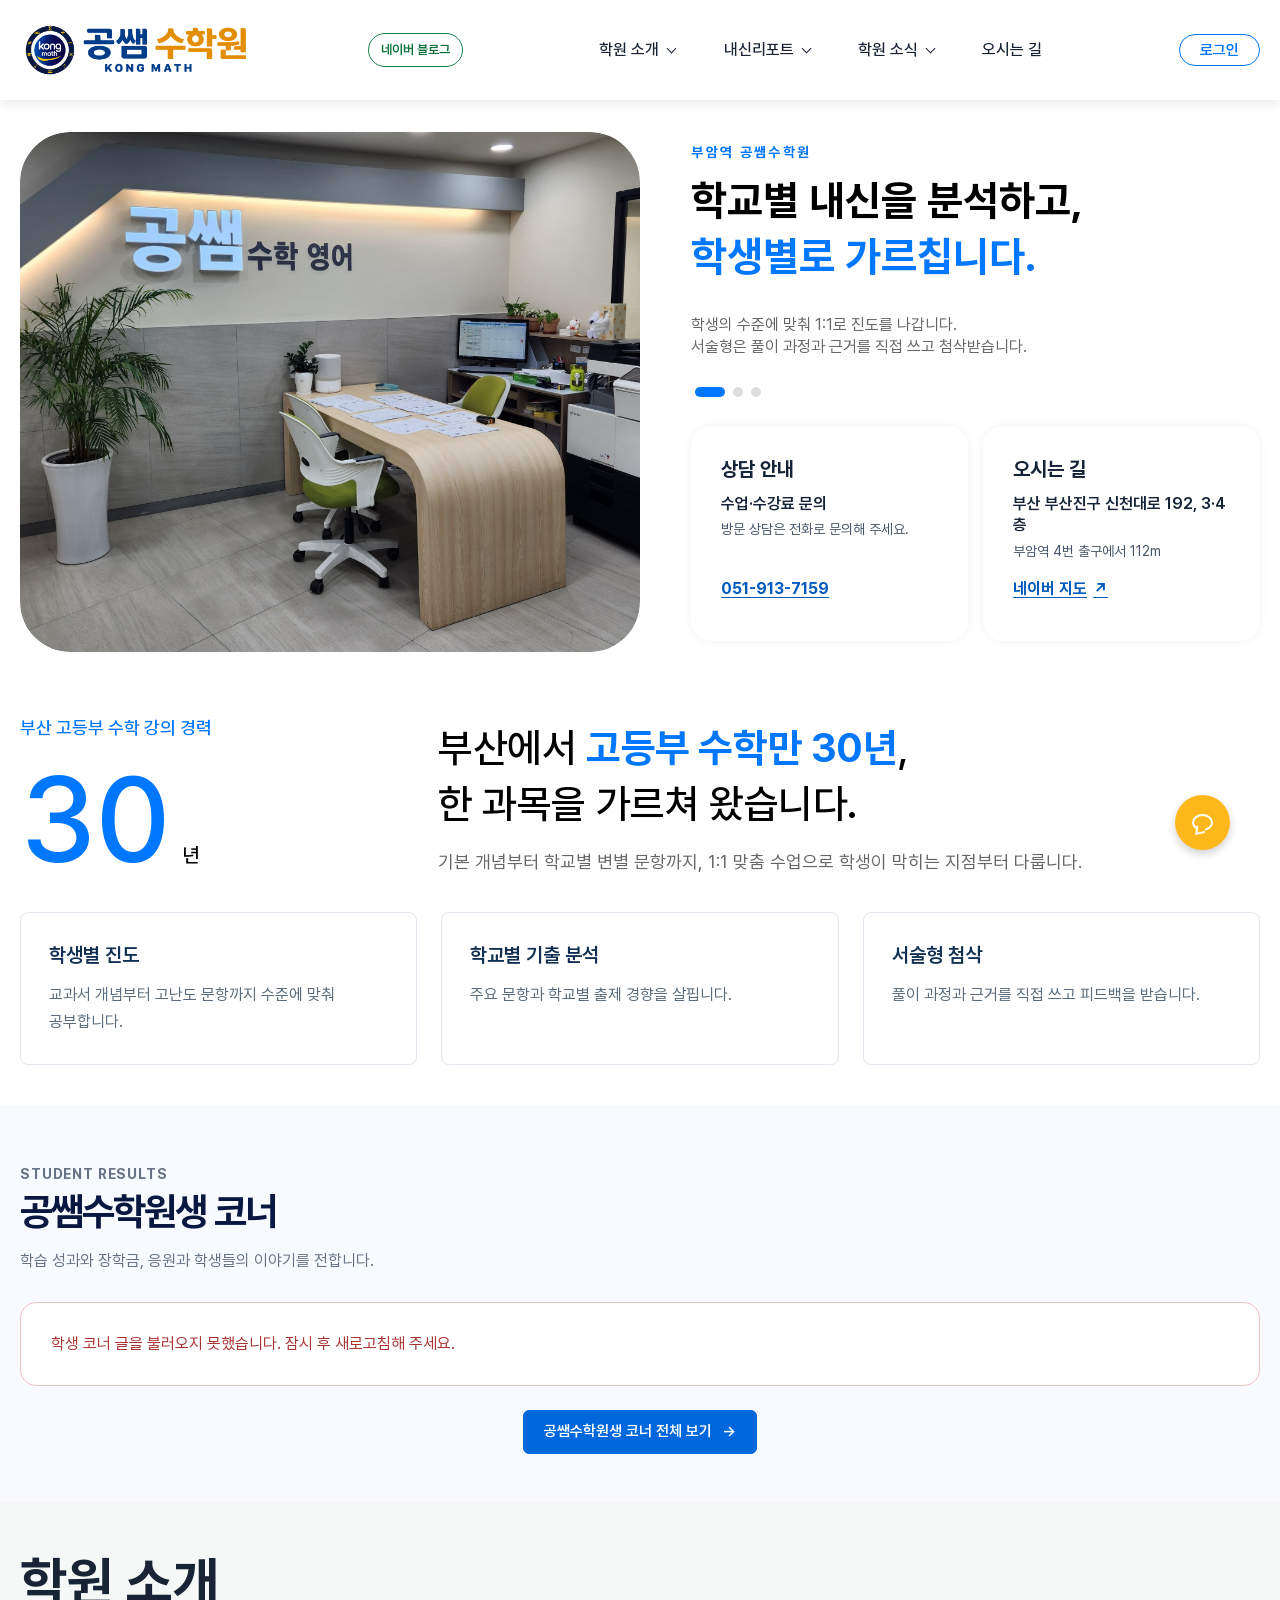
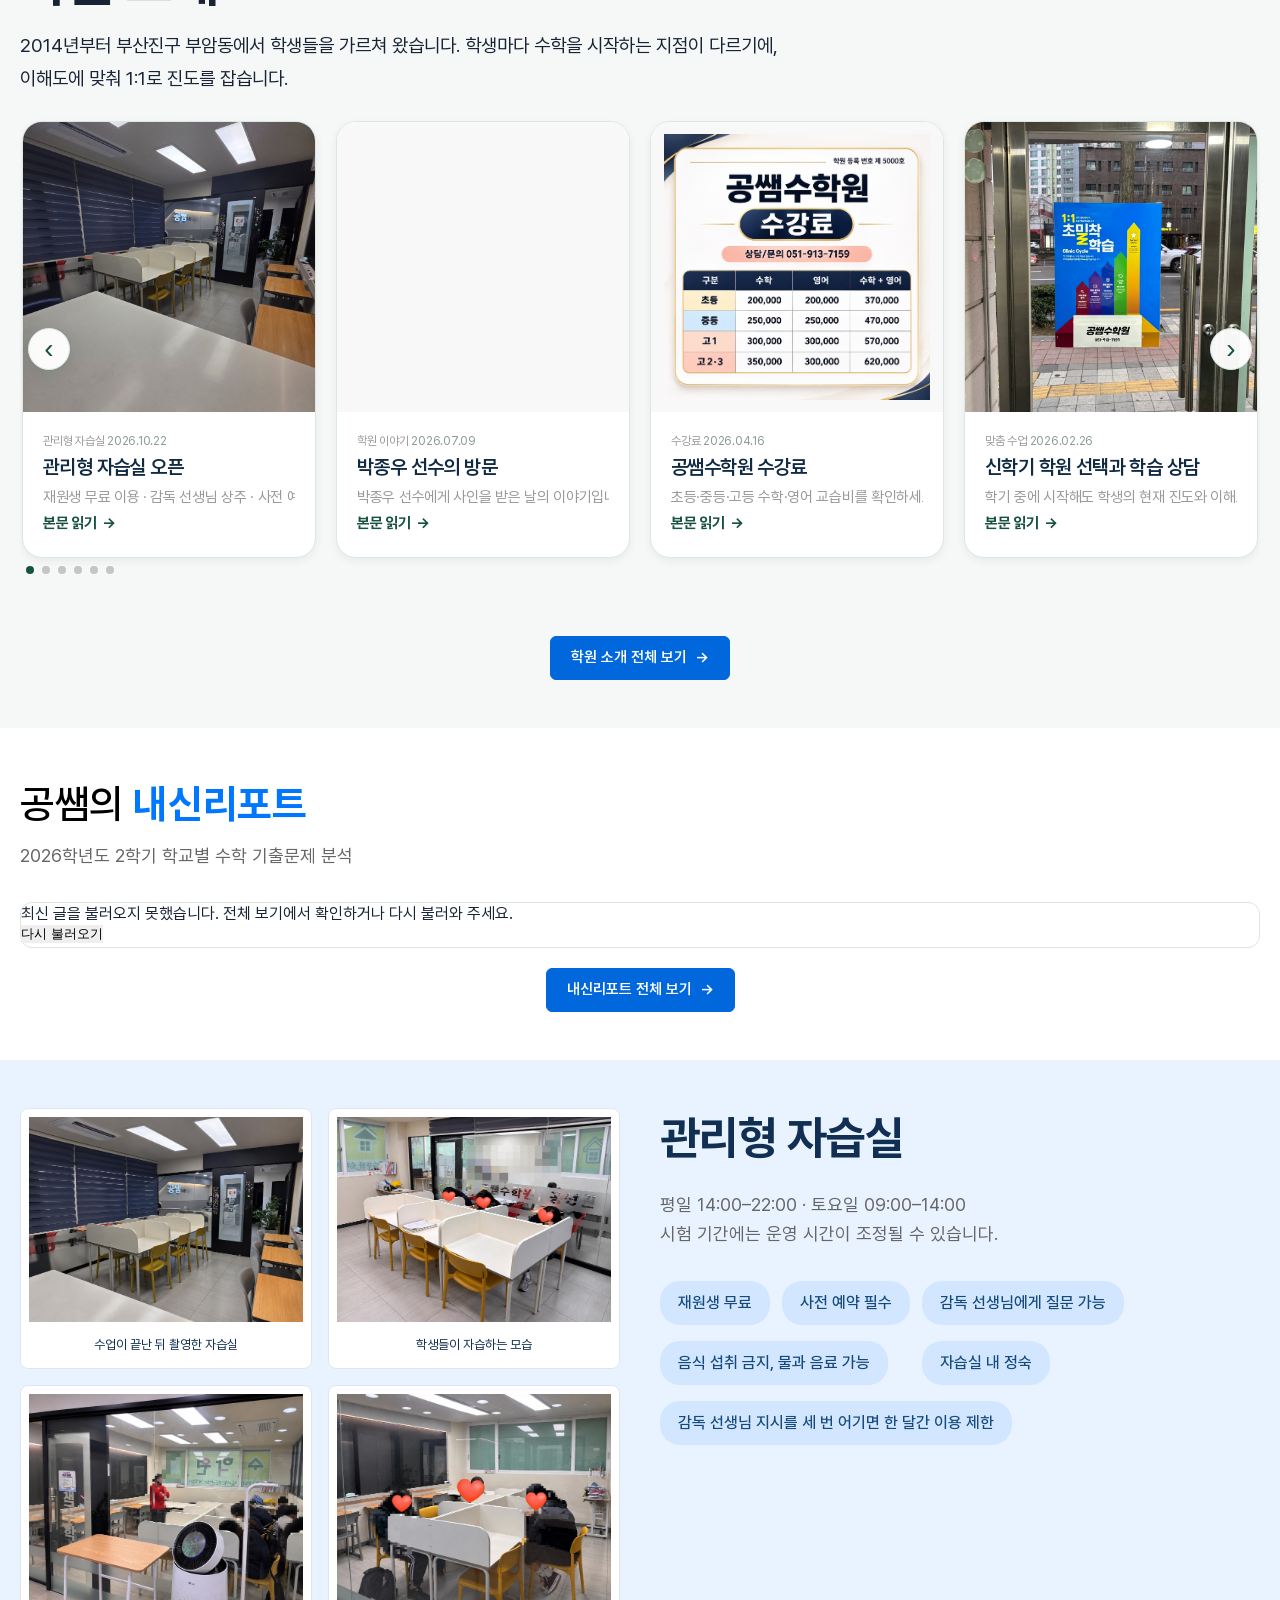
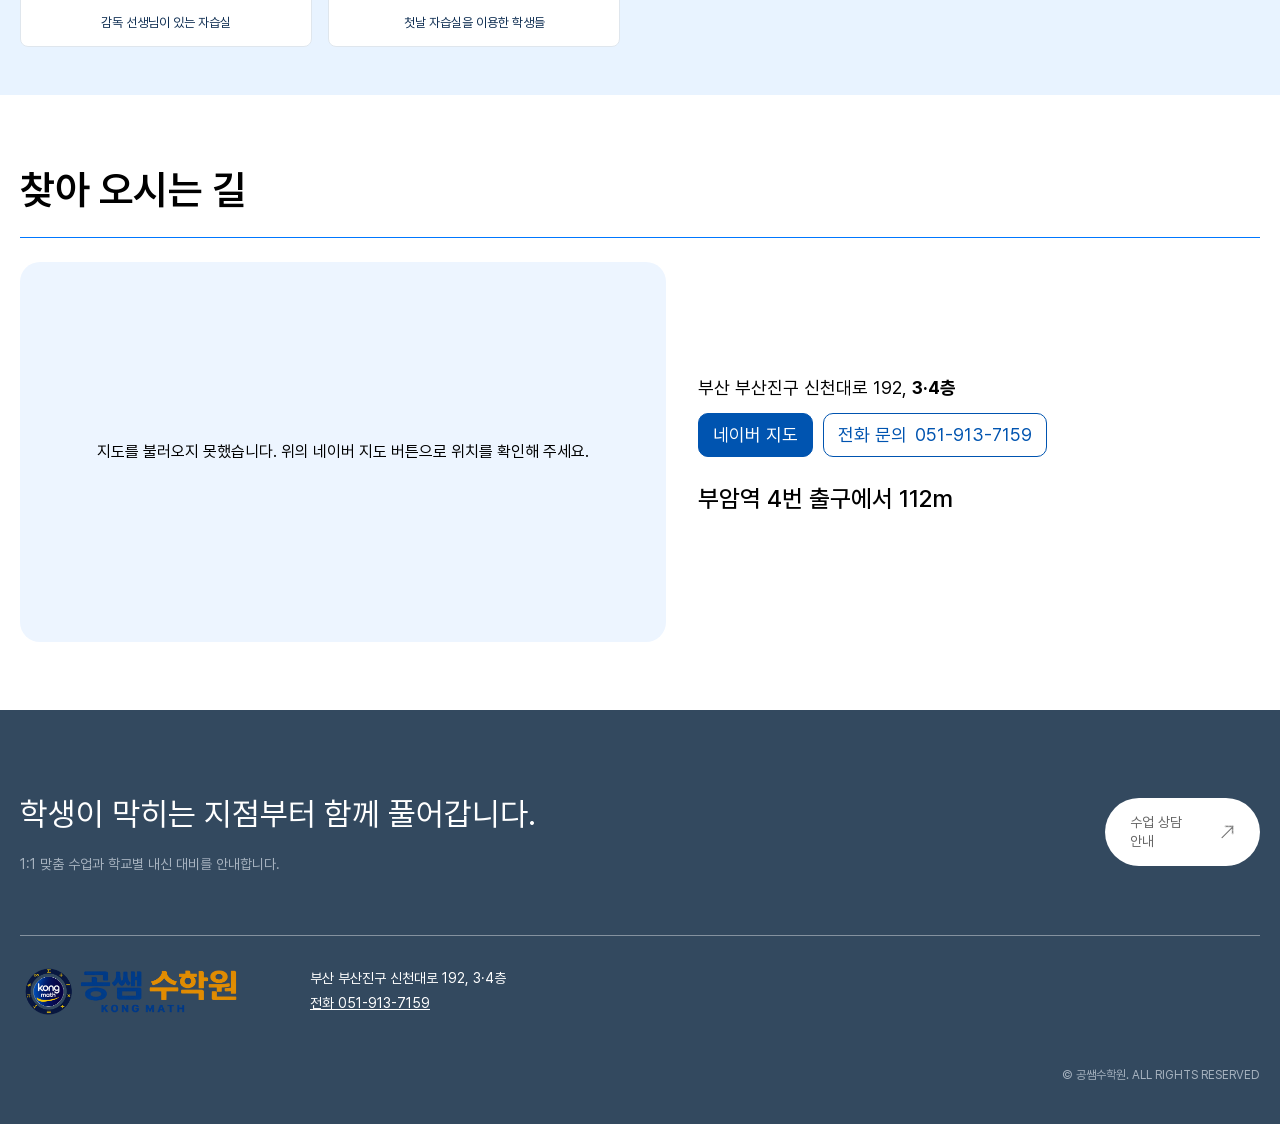
<file: index.html>
<!DOCTYPE html>
<html lang="ko">

<head>
  <meta charset="UTF-8">
  <meta name="viewport" content="width=device-width, initial-scale=1.0">
  <title>공쌤수학원</title>
  <meta name="description" content="부산 공쌤수학원의 학교별 내신 분석, 1:1 맞춤 수업과 상담 안내">
  <meta property="og:type" content="website">
  <meta property="og:locale" content="ko_KR">
  <meta property="og:title" content="공쌤수학원">
  <meta property="og:description" content="학교별 내신 분석, 1:1 맞춤 수업과 상담 안내">
  <link rel="canonical" href="https://niccol23.github.io/kongmath/">
  <meta property="og:url" content="https://niccol23.github.io/kongmath/">
  <meta property="og:image" content="https://niccol23.github.io/kongmath/imges/common/kong-math-navy-gold-share.png">
  <meta property="og:image:type" content="image/png">
  <meta property="og:image:width" content="1200">
  <meta property="og:image:height" content="630">
  <meta property="og:image:alt" content="공쌤 수학원 KONG MATH 로고">

  
  <link rel="icon" type="image/png" sizes="64x64" href="imges/common/kong-math-navy-gold-64.png">
  <link rel="apple-touch-icon" sizes="180x180" href="imges/common/kong-math-navy-gold-180.png">


  <!--font-->
  <link rel="stylesheet" href="css/font.css">

  <!--icon-->
  

  <!--css-->
  <link rel="stylesheet" href="css/reset.css">
  <link rel="stylesheet" href="css/swiper-bundle.min.css">
  <link rel="stylesheet" href="css/aos.css">

  <link rel="stylesheet" href="css/common.css?v=global-overlay-guard">
  <link rel="stylesheet" href="css/main.css?v=no-blur-anywhere">
  <link rel="stylesheet" href="css/hero-motion.css?v=contact-cards">

  <!-- 새 헤더의 스타일과 펼침 동작을 불러옵니다. -->
  <link rel="stylesheet" href="css/armi-header.css?v=managed-layout">
  <script defer src="js/armi-header.js?v=contact-1"></script>

  <!--js-->
  <script src="js/jquery-4.0.0.min.js"></script>
  <script src="js/swiper-bundle.min.js"></script>
  <script src="js/aos.js"></script>
  <script src="js/common.js?v=featured-image-links"></script>
  <script defer src="js/hero-motion.js?v=scene-indicators"></script>
  
  <script defer src="js/save-teeth-motion.js"></script>
  <link rel="stylesheet" href="css/kongmath.css?v=blur-removal">
  <link rel="stylesheet" href="css/academy-cards.css?v=academy-six-card-slider-v3">
  <link rel="stylesheet" href="css/reviews.css?v=student-card-component-preview">
  <script defer src="js/student-case-card.js?v=reader-1"></script>
  <script defer src="js/home-content.js?v=studyroom-academy-admin-1"></script>
  <script defer src="js/latest-exam-reports.js?v=reader-1"></script>
<script defer src="js/student-preview.js?v=student-corner-1.34.0-cards2"></script>
  <script>
    const formerSectionPage = new Map([
      ["#notices", "notices.html"],
      ["#faq", "consultation.html"],
      ["#tuition", "tuition.html"],
      ["#academy-daily", "daily.html"],
      ["#student-corner", "students.html"],
      ["#academy-news", "students.html"]
    ]).get(window.location.hash);
    if (formerSectionPage) window.location.replace(formerSectionPage);
    if (/^#daily-\d+$/.test(window.location.hash)) {
      window.location.replace("daily.html" + window.location.hash);
    }
    if (/^#student-\d+$/.test(window.location.hash)) {
      window.location.replace("students.html" + window.location.hash);
    }
    // 이전에 공유한 리포트 주소를 새 페이지로 연결합니다.
    if (/^#report-\d+$/.test(window.location.hash)) {
      window.location.replace("reports.html" + window.location.hash);
    }
  </script>
<script defer src="js/home-academy-cards.js?v=reader-1"></script>
  <script defer src="js/footer-component.js?v=managed-layout"></script>
<link rel="stylesheet" href="css/home-compact.css?v=report-align-1">
<link rel="stylesheet" href="css/home-feature-design.css?v=1.28.1">
<script defer src="js/home-feature-design.js?v=1.27.0"></script>
<link rel="stylesheet" href="css/studyroom-boxes.css?v=studyroom-boxes-6">
<script defer src="js/studyroom-boxes.js?v=studyroom-boxes-1"></script>
<link rel="stylesheet" href="css/home-study-photo-design.css?v=1.28.0">
<script defer src="js/home-study-photo-design.js?v=1.28.0"></script>
<link rel="stylesheet" href="css/home-width.css?v=1460-1"><script defer src="js/studyroom-wide.js?v=wide-1"></script><link rel="stylesheet" href="css/studyroom-guide.css?v=guide-3"><script defer src="js/site-image-viewer.js?v=2"></script><link rel="stylesheet" href="css/card-interactions.css?v=2"><script defer src="js/card-interactions.js?v=1"></script><link rel="stylesheet" href="css/student-corner.css?v=1.34.0-cards3"><script defer src="js/article-reader.js?v=contact-2"></script><script defer src="js/main-popup.js?v=2"></script></head>

<body class="km-home-compact">
  <div id="wrap">
    <header class="armi-header">
      <div class="inner armi-header-row">
        <h1><a href="index.html"><img class="kong-header-logo" src="imges/common/kong-math-navy-gold-wordmark.png" alt="공쌤 수학원 KONG MATH"></a></h1>
        <button class="armi-header-login armi-mobile-login" type="button" disabled>로그인</button>
        <button type="button" class="armi-mobile-trigger" aria-expanded="false" aria-controls="armi-site-nav">메뉴</button>
        <!-- PC와 모바일이 같은 메뉴와 링크를 사용합니다. -->
        <nav class="armi-nav" id="armi-site-nav" aria-label="주 메뉴">
          <div class="armi-mobile-quick"><a href="https://map.naver.com/p/entry/place/1005775920">오시는 길</a><a href="studyroom.html">관리형 자습실</a></div>
<ul class="armi-nav-items">
<li><button type="button" class="armi-nav-trigger" aria-expanded="false" aria-controls="armi-nav-about">학원 소개</button><div class="armi-nav-panel" id="armi-nav-about" hidden><ul><li><a href="academy.html">학원 소개 전체</a></li><li><a href="studyroom.html">관리형 자습실</a></li><li><a href="tuition.html">수강료 안내</a></li><li><a href="https://kongmath.mycafe24.com/online-consultation/">상담 안내</a></li></ul></div></li>
<li><button type="button" class="armi-nav-trigger" aria-expanded="false" aria-controls="armi-nav-care">내신리포트</button><div class="armi-nav-panel" id="armi-nav-care" hidden><ul><li><a href="reports.html">내신리포트 전체 보기</a></li><li><a href="https://blog.naver.com/PostList.naver?blogId=tyk999&amp;categoryNo=9">네이버 블로그 내신리포트</a></li></ul></div></li>
<li><button type="button" class="armi-nav-trigger" aria-expanded="false" aria-controls="armi-nav-news">학원 소식</button><div class="armi-nav-panel" id="armi-nav-news" hidden><ul><li><a href="notices.html">공지사항</a></li><li><a href="daily.html">공쌤수학 일상</a></li><li><a href="students.html">공쌤수학원생 코너</a></li><li><a href="reviews.html">학생·학부모 후기</a></li><li><a href="https://blog.naver.com/tyk999">공쌤수학원 네이버 블로그</a></li></ul></div></li><li><a href="https://map.naver.com/p/entry/place/1005775920">오시는 길</a></li>
</ul></nav>
        <button class="armi-header-login" type="button" disabled>로그인</button>
      </div>
    </header>

    <main>

      <!-- 스크롤 구간을 만들고 그 안에서 히어로 화면을 잠시 고정합니다. -->
      <div class="hero-scroll-track intro-transition"><div class="intro-transition-stage">
      <section id="main-visual">
        <div class="inner">

          <!-- 왼쪽 -->
          <div class="swiper visual-img">
            <ul class="swiper-wrapper">

              <li class="swiper-slide">
                <img src="imges/main/academy.jpg" alt="공쌤수학원 로비" class="main-pc-img">
                <img src="imges/main/academy.jpg" alt="공쌤수학원 로비">
              </li>

              <li class="swiper-slide">
                <img src="imges/main/blog-study-room.jpg" alt="공쌤수학원 관리형 자습실" class="main-pc-img">
                <img src="imges/main/blog-study-room.jpg" alt="공쌤수학원 관리형 자습실">
              </li>

              <li class="swiper-slide">
                <img src="imges/main/blog-special-class.jpg" alt="공쌤수학원에서 진행한 중3 국어 특강" class="main-pc-img">
                <img src="imges/main/blog-special-class.jpg" alt="공쌤수학원에서 진행한 중3 국어 특강">
              </li>
            </ul><!--.swiper-wrapper-->

          </div><!--.swiper visual-img-->

          <!-- 오른쪽 -->
          <div class="visual-content">

            <div class="visual-top">
              <!-- 문구 슬라이드 -->
              <div class="swiper visual-text-swiper">
                <ul class="swiper-wrapper">

                  <li class="swiper-slide">
                    <div class="visual-text">
                      <p class="visual-en">부암역 공쌤수학원</p><h2>학교별 내신을 분석하고,<br><span>학생별로 가르칩니다.</span></h2><p class="visual-desc">학생의 수준에 맞춰 1:1로 진도를 나갑니다.<br>서술형은 풀이 과정과 근거를 직접 쓰고 첨삭받습니다.</p>
                    </div>
                  </li>

                  <li class="swiper-slide">
                    <div class="visual-text">
                      <p class="visual-en">부암역 공쌤수학원</p><h2>수업이 끝난 뒤에도,<br><span>관리형 자습실</span>에서.</h2><p class="visual-desc">재원생은 무료로 이용할 수 있습니다.<br>모르는 문제는 자습 감독 선생님에게 질문할 수 있습니다.</p>
                    </div>
                  </li>

                  <li class="swiper-slide">
                    <div class="visual-text">
                      <p class="visual-en">부암역 공쌤수학원</p>
                      <h2>학교별 시험 범위에 맞춘<br><span>중3 국어 특강</span></h2>
                      <p class="visual-desc">정기고사를 앞두고 핵심 작품과 문법을 정리했습니다.</p>
                    </div>
                  </li>
                </ul><!--.swiper-wrapper-->

              </div><!--swiper visual-text-swiper-->

              <!-- 반응형 예약 버튼 -->
              <div class="visual-btn">
                <a href="tel:0519137159">
                              전화상담
                </a>

                <a href="https://map.naver.com/v5/entry/place/1005775920">
                  <span aria-hidden="true">↗</span>
                  네이버 지도
                </a>
              </div><!--.visual-btn-->
            </div><!--.visual-top-->

            <div class="hero-controls" aria-label="메인 배너 조작" role="group">
              <button type="button" data-scene="0" aria-label="첫 번째 장면" aria-pressed="true"></button>
              <button type="button" data-scene="1" aria-label="두 번째 장면" aria-pressed="false"></button>
              <button type="button" data-scene="2" aria-label="세 번째 장면 · 중3 국어 특강" aria-pressed="false"></button>
            </div>
            <div class="visual-info hero-contact-cards">
              <div class="hero-contact-card">
                <h3>상담 안내</h3>
                <p>수업·수강료 문의</p>
                <p class="hero-contact-note">방문 상담은 전화로 문의해 주세요.</p>
                <a href="tel:0519137159" class="hero-contact-action">051-913-7159</a>
              </div>
              <div class="hero-contact-card">
                <h3>오시는 길</h3>
                <p>부산 부산진구 신천대로 192, 3·4층</p>
                <p class="hero-contact-note">부암역 4번 출구에서 112m</p>
                <a href="https://map.naver.com/v5/entry/place/1005775920" class="hero-contact-action">네이버 지도 <span aria-hidden="true">↗</span></a>
              </div>
            </div>
          </div><!--.visual-content-->

        </div><!--.inner-->

      </section><!--#main-visual-->


      <section id="clinic-intro" tabindex="-1">
        <div class="inner">

          <!-- PC에서만 보이는 경력 정보 -->
          <div class="intro-career"><p class="career-label">부산 고등부 수학 강의 경력</p><div class="career-number"><strong class="count-num" data-count="30">30</strong>년</div></div>

          <!-- 메인 문구 -->
          <div class="intro-content"><h2>부산에서 <span>고등부 수학만 30년</span>,<br>한 과목을 가르쳐 왔습니다.</h2><p class="intro-desc">기본 개념부터 학교별 변별 문항까지, 1:1 맞춤 수업으로 학생이 막히는 지점부터 다룹니다.</p></div>
<div class="intro-values">
<div class="value-item"><h3>학생별 진도</h3><p>교과서 개념부터 고난도 문항까지 수준에 맞춰 공부합니다.</p></div>
<div class="value-item"><h3>학교별 기출 분석</h3><p>주요 문항과 학교별 출제 경향을 살핍니다.</p></div>
<div class="value-item"><h3>서술형 첨삭</h3><p>풀이 과정과 근거를 직접 쓰고 피드백을 받습니다.</p></div></div><!--.intro-values-->

        </div><!--.inner-->
      </section><!--#clinic-intro-->
      </div><!--.intro-transition-stage-->
      </div><!--.intro-transition-->

      <section class="reviews-preview" aria-labelledby="student-results-title">
        <div class="inner">
          <div class="reviews-preview__heading">
            <div>
              <p class="reviews-section__eyebrow">STUDENT RESULTS</p>
              <h2 id="student-results-title">공쌤수학원생 코너</h2>
              <p>학습 성과와 장학금, 응원과 학생들의 이야기를 전합니다.</p>
            </div>
          </div>
          <div class="review-case-grid student-preview-grid" data-student-preview-grid>
            <p class="reviews-empty">공쌤수학원생 코너를 불러오는 중입니다.</p>
          </div>
          <p class="reviews-preview__footer">
            <a href="students.html">공쌤수학원생 코너 전체 보기 <span aria-hidden="true">→</span></a>
          </p>
        </div>
      </section>

      <section class="academy-about" id="academy-about" aria-labelledby="academy-about-title">
        <div class="inner">
          <div class="academy-about-heading">
            <h2 id="academy-about-title">학원 소개</h2>
            <p>2014년부터 부산진구 부암동에서 학생들을 가르쳐 왔습니다. 학생마다 수학을 시작하는 지점이 다르기에, 이해도에 맞춰 1:1로 진도를 잡습니다.</p>
          </div>
          <div class="academy-featured-slider" data-academy-featured aria-label="메인 학원 소개 카드"></div><p class="academy-preview-all"><a href="academy.html" class="km-card-all">학원 소개 전체 보기 <span aria-hidden="true">→</span></a></p>
          <div class="academy-legacy-cards" hidden>
          <div class="about-story-featured">
            <article class="about-story academy-card" id="about-studyroom">
              <a class="about-story-image academy-card__image" href="studyroom.html"><img src="imges/main/about-studyroom-1.jpg" width="900" height="1200" alt="관리형 자습실 사진 4장 보기" loading="lazy" decoding="async"></a>
              <div class="about-story-content academy-card__body">
                <p class="about-story-meta academy-card__category">관리형 자습실 <time datetime="2026-10-22">2026.10.22</time></p>
                <h3 class="academy-card__title">관리형 자습실 오픈</h3>
                <p class="academy-card__description">재원생 무료 이용 · 감독 선생님 상주 · 사전 예약</p>
                <details>
                  <summary class="academy-card__link">본문 읽기<span class="about-story-sr"> – 관리형 자습실 오픈</span></summary>
                  <div class="about-story-body">
                    <p>공쌤수학원 학생은 누구나 무료로 이용할 수 있습니다. 자습 중 막히는 문제가 있으면 상주하는 감독 선생님에게 질문할 수 있습니다. 칸막이 좌석 6석과 추가 좌석 6석이 마련되어 있습니다.</p>
                    <ul><li>평일 14:00–22:00, 토요일 09:00–14:00 운영. 시험 기간에는 조정될 수 있습니다.</li><li>사용 전 예약이 필요합니다. 다른 학생의 공부를 방해하는 행동과 음식 섭취를 금지하며, 물과 음료는 가능합니다.</li><li>감독 선생님의 지시를 세 번 어기면 한 달간 이용할 수 없습니다.</li></ul>
                    <p><a href="studyroom.html">자습실 안내</a> · <a href="https://map.naver.com/p/entry/place/1005775920">찾아오시는 길</a></p>
                  </div>
                </details>
              </div>
            </article>
            <article class="about-story academy-card" id="about-football">
              <a class="about-story-image academy-card__image" href="imges/main/about-football-1.jpg"><img src="imges/main/about-football-1.jpg" width="900" height="900" alt="학원에 전해진 박종우 선수 사인" loading="lazy" decoding="async"></a>
              <div class="about-story-content academy-card__body">
                <p class="about-story-meta academy-card__category">학원 이야기 <time datetime="2026-07-09">2026.07.09</time></p>
                <h3 class="academy-card__title">박종우 선수의 방문</h3>
                <p class="academy-card__description">박종우 선수에게 사인을 받은 날의 이야기입니다.</p>
                <details>
                  <summary class="academy-card__link">본문 읽기<span class="about-story-sr"> – 박종우 선수의 방문</span></summary>
                  <div class="about-story-body">
                    <p>공쌤수학원에 방문한 박종우 선수에게 사인을 받을 기회가 있었습니다. 블로그에서는 2012년 런던 올림픽 축구 동메달에 기여한 대한민국 국가대표 미드필더로 박 선수를 소개했습니다.</p>
                    <p>뜻밖의 만남이 오래 기억에 남을 추억이 되었습니다. 흔쾌히 사인해 주신 박종우 선수에게 감사와 응원을 전합니다.</p>
                    <div class="about-photo-grid">
                      <a href="imges/main/about-football-2.jpg"><img src="imges/main/about-football-2.jpg" width="900" height="900" alt="박종우 선수 친필 사인" loading="lazy" decoding="async"></a>
                    </div>
                    <a href="imges/main/about-football-1.jpg">대표 사진 크게 보기</a>
                    <a href="https://blog.naver.com/tyk999/224341831178">네이버 블로그 원문 ↗</a>
                  </div>
                </details>
              </div>
            </article>
            <article class="about-story academy-card" id="about-tuition">
              <a class="about-story-image academy-card__image about-story-image--poster" href="tuition.html"><img src="imges/main/about-tuition-1.jpg" width="966" height="966" alt="공쌤수학원 수강료 안내 포스터" loading="lazy" decoding="async"></a>
              <div class="about-story-content academy-card__body">
                <p class="about-story-meta academy-card__category">수강료 <time datetime="2026-04-16">2026.04.16</time></p>
                <h3 class="academy-card__title">공쌤수학원 수강료</h3>
                <p class="academy-card__description">초등·중등·고등 수학·영어 교습비를 확인하세요.</p>
                <details>
                  <summary class="academy-card__link">본문 읽기<span class="about-story-sr"> – 공쌤수학원 수강료</span></summary>
                  <div class="about-story-body">
                    <p>2026년 4월 16일 블로그에 교습비 안내를 게시했습니다. 초등, 중등, 고1, 고2·고3의 수학과 영어 단과 및 두 과목 동시 수강 금액을 홈페이지 표에서 확인할 수 있습니다.</p>
                    <p><a href="tuition.html">학년별 수강료 표 보기</a> · <a href="tel:0519137159">수강 상담</a></p>
                    <a href="imges/main/about-tuition-1.jpg">수강료 포스터 전체 보기</a>
                    <a href="https://blog.naver.com/tyk999/224254587643">네이버 블로그 원문 ↗</a>
                  </div>
                </details>
              </div>
            </article>
            <article class="about-story academy-card" id="about-consult">
              <a class="about-story-image academy-card__image" href="imges/main/about-consult-1.jpg"><img src="imges/main/about-consult-1.jpg" width="900" height="1200" alt="공쌤수학원 출입구" loading="lazy" decoding="async"></a>
              <div class="about-story-content academy-card__body">
                <p class="about-story-meta academy-card__category">맞춤 수업 <time datetime="2026-02-26">2026.02.26</time></p>
                <h3 class="academy-card__title">신학기 학원 선택과 학습 상담</h3>
                <p class="academy-card__description">학기 중에 시작해도 학생의 현재 진도와 이해도에서 출발합니다.</p>
                <details>
                  <summary class="academy-card__link">본문 읽기<span class="about-story-sr"> – 신학기 학원 선택과 학습 상담</span></summary>
                  <div class="about-story-body">
                    <p>학생의 진도와 이해도에 맞춰 1:1로 수업합니다. 빠르게 이해한 학생은 심화 문제까지 확장하고, 개념 보완이 필요한 학생은 앞 단원이나 이전 학년에 놓친 부분부터 다시 점검합니다.</p>
                    <p>각 반에는 담당 선생님이 있어 수업 중 바로 질문할 수 있습니다. 선생님이 직접 채점하며 어떤 개념과 풀이 단계에서 막히는지 살핍니다. 오답이 많은 단원은 보충 과제를 제공하고, 비슷한 유형을 다시 풀어 이해했는지 확인합니다.</p>
                    <p><a href="tel:0519137159">051-913-7159</a></p>
                    <a href="imges/main/about-consult-1.jpg">출입구 사진 크게 보기</a>
                    <a href="https://blog.naver.com/tyk999/224197227687">네이버 블로그 원문 ↗</a>
                  </div>
                </details>
              </div>
            </article>
          </div>
          <div class="about-story-carousel">
            <div id="about-story-track" class="about-story-grid" role="region" aria-label="지난 학원 소개 카드" tabindex="0">
              <article class="about-story academy-card" id="about-semester">
                <a class="academy-card__image" href="imges/main/about-semester-1.jpg"><img src="imges/main/about-semester-card.jpg" width="1200" height="800" alt="새 학기 응원 안내 이미지" loading="lazy" decoding="async"></a>
                <div class="about-story-content academy-card__body">
                  <p class="about-story-meta academy-card__category">학습 습관 <time datetime="2025-02-27">2025.02.27</time></p>
                  <h3 class="academy-card__title">새 학기 수학·영어 학습 안내</h3>
                  <p class="academy-card__description">새 학년의 기초를 점검하고 예습과 복습 습관을 만듭니다.</p>
                  <details>
                    <summary class="academy-card__link">본문 읽기<span class="about-story-sr"> – 새 학기 수학·영어 학습 안내</span></summary>
                    <div class="about-story-body">
                      <p>새 학기부터 예습과 복습을 꾸준히 하는 습관은 중간·기말고사 준비에도 도움이 됩니다. 단원이 이어지는 수학과 영어는 새 학년을 시작할 때 앞에서 배운 기초부터 점검합니다.</p>
                      <p>핵심 개념을 익힌 뒤 실전과 고난도 문제로 이어갑니다. 소수 인원 수업에서 학생의 학습 상태와 오답 경향을 살피고, 선행 진도와 복습을 함께 관리합니다. 막히는 문제는 질문으로 해결한 뒤 오답노트로 다시 확인합니다.</p>
                      <a href="https://blog.naver.com/tyk999/223776445500">네이버 블로그 원문 ↗</a>
                    </div>
                  </details>
                </div>
              </article>
              <article class="about-story academy-card" id="about-persistence">
                <a class="academy-card__image" href="imges/main/about-persistence-1.jpg"><img src="imges/main/about-persistence-card.jpg" width="1200" height="800" alt="치악산 복숭아 패러디 포스터" loading="lazy" decoding="async"></a>
                <div class="about-story-content academy-card__body">
                  <p class="about-story-meta academy-card__category">학원 이야기 <time datetime="2024-07-22">2024.07.22</time></p>
                  <h3 class="academy-card__title">될 때까지 하는 공쌤수학원</h3>
                  <p class="academy-card__description">부암·부전·당감·전포 인근에 붙인 학원 포스터 이야기입니다.</p>
                  <details>
                    <summary class="academy-card__link">본문 읽기<span class="about-story-sr"> – 될 때까지 하는 공쌤수학원</span></summary>
                    <div class="about-story-body">
                      <p>‘치악산 복숭아’를 패러디한 포스터에, 학생이 숙제를 마치고 어려운 개념을 이해할 때까지 지도하는 선생님들의 끈기를 담았습니다. 포스터의 QR 코드는 당시 학원 블로그로 연결됐습니다.</p>
                      <div class="about-photo-grid">
                        <a href="imges/main/about-persistence-2.jpg"><img src="imges/main/about-persistence-2.jpg" width="620" height="797" alt="학원 앞에 붙인 포스터" loading="lazy" decoding="async"></a>
                      </div>
                      <a href="https://blog.naver.com/tyk999/223521721628">네이버 블로그 원문 ↗</a>
                    </div>
                  </details>
                </div>
              </article>
              <article class="about-story academy-card" id="about-basics">
                <a class="academy-card__image" href="imges/main/about-math-basics.jpg"><img src="imges/main/about-math-basics.jpg" width="900" height="600" alt="모눈 공책에 연필과 자로 도형을 그리며 수학 기본기를 연습하는 모습" loading="lazy" decoding="async"></a>
                <div class="about-story-content academy-card__body">
                  <p class="about-story-meta academy-card__category">수학 기본기 <time datetime="2023-11-02">2023.11.02</time></p>
                  <h3 class="academy-card__title">수학이 어렵게 느껴질 때</h3>
                  <p class="academy-card__description">기본기를 차근차근 쌓고, 새 문제에 적용하는 힘을 기릅니다.</p>
                  <details>
                    <summary class="academy-card__link">본문 읽기<span class="about-story-sr"> – 수학이 어렵게 느껴질 때</span></summary>
                    <div class="about-story-body">
                      <p>기초가 약한 학생에게는 기본기를 다지는 과정이 처음에 어렵게 느껴질 수 있습니다. 초등 과정에서 드러나지 않았던 빈틈도 중학교 2·3학년이 되어 개념과 문제가 복잡해지면 드러날 수 있습니다.</p>
                      <p>개념과 풀이 원리를 충분히 익히고 스스로 응용하도록 지도합니다. 기본기가 탄탄해지면 어려운 문제도 풀이를 단계별로 생각하며 접근할 수 있습니다.</p>
                      <a href="https://blog.naver.com/tyk999/223254061563">네이버 블로그 원문 ↗</a>
                    </div>
                  </details>
                </div>
              </article>
              <article class="about-story academy-card" id="about-written">
                <a class="academy-card__image" href="imges/main/about-written-1.jpg"><img src="imges/main/about-written-1.jpg" width="900" height="900" alt="서술형 대비 교재" loading="lazy" decoding="async"></a>
                <div class="about-story-content academy-card__body">
                  <p class="about-story-meta academy-card__category">내신 대비 <time datetime="2023-11-02">2023.11.02</time></p>
                  <h3 class="academy-card__title">공쌤수학원의 서술형 대비</h3>
                  <p class="academy-card__description">풀이 근거를 쓰는 연습을 교재와 학원 자체 학습지로 이어갑니다.</p>
                  <details>
                    <summary class="academy-card__link">본문 읽기<span class="about-story-sr"> – 공쌤수학원의 서술형 대비</span></summary>
                    <div class="about-story-body">
                      <p>초등부터 풀이를 글로 쓰는 연습을 합니다. 교재와 학원에서 만든 학습지로 필요한 근거를 골라 쓰고, 시험 시간 안에 풀이를 정리하는 방법을 익힙니다. 중학생은 객관식과 서술형을 함께 점검합니다.</p>
                      <p>2023년 당시 예비 중1 대상 서술형 추가 수업을 이듬해 2월까지 운영한다고 안내했습니다. 같은 글에서 당시 중3 기말고사 서술형 감점이 거의 없었다는 결과를 소개했습니다.</p>
                      <p><a href="reports.html">학교별 내신리포트</a></p>
                      <div class="about-photo-grid">
                        <a href="imges/main/about-written-2.jpg"><img src="imges/main/about-written-2.jpg" width="900" height="794" alt="서술형 문제 풀이 자료" loading="lazy" decoding="async"></a>
                        <a href="imges/main/about-written-3.jpg"><img src="imges/main/about-written-3.jpg" width="900" height="900" alt="서술형 연습 학습지" loading="lazy" decoding="async"></a>
                      </div>
                      <a href="https://blog.naver.com/tyk999/223254036646">네이버 블로그 원문 ↗</a>
                    </div>
                  </details>
                </div>
              </article>
              <article class="about-story academy-card" id="about-clinic">
                <a class="academy-card__image" href="imges/main/about-clinic-1.png"><img src="imges/main/about-clinic-card-guide.png" width="1200" height="800" alt="공쌤수학원 수업과 오답 클리닉 안내" loading="lazy" decoding="async"></a>
                <div class="about-story-content academy-card__body">
                  <p class="about-story-meta academy-card__category">맞춤 수업 <time datetime="2023-08-13">2023.08.13</time></p>
                  <h3 class="academy-card__title">1:1 진도와 오답 클리닉</h3>
                  <p class="academy-card__description">월말평가로 약한 단원을 찾아 유사 문제로 다시 연습합니다.</p>
                  <details>
                    <summary class="academy-card__link">본문 읽기<span class="about-story-sr"> – 1:1 진도와 오답 클리닉</span></summary>
                    <div class="about-story-body">
                      <p>학원 수업이 처음인 학생과 선행학습을 한 학생 모두 현재 수준에 맞는 진도로 공부합니다. 시험 기간에는 풀이를 글로 쓰기 어려워하는 학생을 위한 서술형 수업도 병행합니다.</p>
                      <p>월말평가 후 개인별 약점을 파악해 보충 학습을 진행합니다. 같은 문제의 답을 외우는 데 그치지 않도록 유사 유형을 제공하고, 풀이 방법을 다른 문제에도 적용할 수 있는지 확인합니다.</p>
                      <a href="https://blog.naver.com/tyk999/223182561406">네이버 블로그 원문 ↗</a>
                    </div>
                  </details>
                </div>
              </article>
              <article class="about-story academy-card" id="about-academy">
                <a class="academy-card__image" href="imges/main/about-academy-1.jpg"><img src="imges/main/about-academy-1.jpg" width="900" height="1200" alt="학원 상담 데스크" loading="lazy" decoding="async"></a>
                <div class="about-story-content academy-card__body">
                  <p class="about-story-meta academy-card__category">학원과 시설 <time datetime="2023-08-13">2023.08.13</time></p>
                  <h3 class="academy-card__title">공쌤수학원 소개</h3>
                  <p class="academy-card__description">2014년부터 부산진구 부암동에서 수학을 가르쳐 왔습니다.</p>
                  <details>
                    <summary class="academy-card__link">본문 읽기<span class="about-story-sr"> – 공쌤수학원 소개</span></summary>
                    <div class="about-story-body">
                      <p>공쌤수학원은 부산광역시 부산진구 신천대로 192 건물 3·4층에 있습니다. 지하철 2호선 부암역 4번 출구와 당감입구 버스정류장에서 찾아오실 수 있습니다.</p>
                      <p>블로그 소개 당시 3층에는 상담 데스크와 유리 칸막이 교실이 있었고 초·중등 수학을, 4층은 중·고등 수학을 지도하는 공간으로 소개했습니다. 경력 있는 선생님이 각 학생의 수준에 맞춰 개별 진도를 진행합니다.</p>
                      <p><a href="https://map.naver.com/p/entry/place/1005775920">지도와 교통편 확인</a> · <a href="tel:0519137159">방문 상담 문의</a></p>
                      <div class="about-photo-grid">
                        <a href="imges/main/about-academy-2.jpg"><img src="imges/main/about-academy-2.jpg" width="900" height="1200" alt="교실 내부" loading="lazy" decoding="async"></a>
                        <a href="imges/main/about-academy-3.jpg"><img src="imges/main/about-academy-3.jpg" width="900" height="1200" alt="책상과 칠판이 있는 교실" loading="lazy" decoding="async"></a>
                        <a href="imges/main/about-academy-4.jpg"><img src="imges/main/about-academy-4.jpg" width="900" height="1200" alt="교실 좌석" loading="lazy" decoding="async"></a>
                        <a href="imges/main/about-academy-5.jpg"><img src="imges/main/about-academy-5.jpg" width="900" height="1200" alt="교실과 복도" loading="lazy" decoding="async"></a>
                        <a href="imges/main/about-academy-6.jpg"><img src="imges/main/about-academy-6.jpg" width="900" height="1200" alt="교실의 책상 배열" loading="lazy" decoding="async"></a>
                        <a href="imges/main/about-academy-7.jpg"><img src="imges/main/about-academy-7.jpg" width="900" height="1200" alt="창가가 있는 교실" loading="lazy" decoding="async"></a>
                        <a href="imges/main/about-academy-8.jpg"><img src="imges/main/about-academy-8.jpg" width="900" height="1200" alt="강사 책상" loading="lazy" decoding="async"></a>
                        <a href="imges/main/about-academy-9.jpg"><img src="imges/main/about-academy-9.jpg" width="900" height="1200" alt="강의실과 칠판" loading="lazy" decoding="async"></a>
                        <a href="imges/main/about-academy-10.jpg"><img src="imges/main/about-academy-10.jpg" width="900" height="676" alt="수학 수업 칠판 필기" loading="lazy" decoding="async"></a>
                        <a href="imges/main/about-academy-11.jpg"><img src="imges/main/about-academy-11.jpg" width="900" height="676" alt="수학 수업 칠판 필기" loading="lazy" decoding="async"></a>
                        <a href="imges/main/about-academy-12.jpg"><img src="imges/main/about-academy-12.jpg" width="900" height="676" alt="함수 그래프 칠판 필기" loading="lazy" decoding="async"></a>
                        <a href="imges/main/about-academy-13.jpg"><img src="imges/main/about-academy-13.jpg" width="900" height="676" alt="수학 수업 칠판 필기" loading="lazy" decoding="async"></a>
                        <a href="imges/main/about-academy-14.png"><img src="imges/main/about-academy-14.png" width="900" height="408" alt="공쌤수학원 교과 수업 안내" loading="lazy" decoding="async"></a>
                      </div>
                      <a href="https://blog.naver.com/tyk999/223182543185">네이버 블로그 원문 ↗</a>
                    </div>
                  </details>
                </div>
              </article>
            </div>
            <div class="about-story-controls" hidden>
              <button type="button" data-story-step="-1" aria-label="이전 학원 소개 카드" aria-controls="about-story-track">‹</button>
              <button type="button" data-story-play aria-controls="about-story-track">Ⅱ 일시정지</button>
              <button type="button" data-story-step="1" aria-label="다음 학원 소개 카드" aria-controls="about-story-track">›</button>
            </div>
          </div>
          </div>
        </div>
      </section>

      
      

<section id="treatment" class="exam-reports" aria-labelledby="exam-reports-title">
        <div class="inner">
          <div class="treatment-title">
            <h2 id="exam-reports-title">공쌤의 <span>내신리포트</span></h2>
            <p>2026학년도 2학기 학교별 수학 기출문제 분석</p>
          </div>
          <ul class="exam-report-list" aria-label="최신 내신리포트 3개">
            <li class="exam-report"><p>최신 내신리포트는 아래 전체 보기에서도 확인할 수 있습니다.</p></li>
          </ul>
          <p class="report-preview-all"><a href="reports.html">내신리포트 전체 보기 <span aria-hidden="true">→</span></a></p>
        </div>
      </section>

      <section id="save-teeth"><div class="inner">
<div class="save-img study-room-photos" role="group" aria-label="관리형 자습실 사진">
  <a href="imges/main/about-studyroom-1.jpg"><img src="imges/main/about-studyroom-1.jpg" width="900" height="1200" alt="수업이 끝난 뒤 촬영한 자습실" loading="eager" decoding="async"></a>
  <a href="imges/main/about-studyroom-2.jpg"><img src="imges/main/about-studyroom-2.jpg" width="900" height="1200" alt="학생들이 자습하는 모습" loading="eager" decoding="async"></a>
  <a href="imges/main/about-studyroom-3.jpg"><img src="imges/main/about-studyroom-3.jpg" width="900" height="1200" alt="감독 선생님이 있는 자습실" loading="eager" decoding="async"></a>
  <a href="imges/main/about-studyroom-4.jpg"><img src="imges/main/about-studyroom-4.jpg" width="900" height="1200" alt="첫날 자습실을 이용한 학생들" loading="eager" decoding="async"></a>
</div>
<div class="save-txt"><h2>관리형 자습실</h2><p>평일 14:00–22:00 · 토요일 09:00–14:00<br>시험 기간에는 운영 시간이 조정될 수 있습니다.</p>
<ul><li>재원생 무료</li><li>사전 예약 필수</li><li>감독 선생님에게 질문 가능</li><li>음식 섭취 금지, 물과 음료 가능</li><li>자습실 내 정숙</li><li>감독 선생님 지시를 세 번 어기면 한 달간 이용 제한</li></ul></div>
</div></section>
<section id="location">
  <div class="inner">
    <div class="loc-txt"><h2>찾아 오시는 길</h2></div>
    <div class="visit-address">
      <p>부산 부산진구 신천대로 192, <strong>3·4층</strong></p>
      <div class="visit-actions">
        <a href="https://map.naver.com/v5/entry/place/1005775920">네이버 지도</a>
        <a href="tel:0519137159">전화 문의 <span>051-913-7159</span></a>
      </div>
    </div>
    <div class="loc-content"><div class="location-info"><h2>부암역 4번 출구에서 112m</h2></div><div class="location-map"><div class="map-iframe naver-map-panel" id="academy-naver-map" data-naver-client-id="6zu5drbrbg" role="region" aria-label="공쌤수학원 위치 지도">
  <p id="academy-map-status">네이버 지도를 불러오는 중입니다.</p>
  <div id="academy-map-canvas" aria-hidden="true"></div>
</div></div></div></div>
</section><!--#location-->

    </main>
    <div data-site-footer></div>

    <a href="index.html" class="floating-chat" data-mobile-href="tel:0519137159" data-desktop-label="메인 페이지로 이동" data-mobile-label="전화 상담하기" aria-label="메인 페이지로 이동">
      <span class="floating-chat__icon floating-chat__icon--phone" aria-hidden="true">☎</span>
      <span class="floating-chat__icon floating-chat__icon--chat" aria-hidden="true"></span>
    </a>
  </div><!--#wrap-->
<script src="js/naver-map.js?v=location-naver" defer></script>
</body>

</html>
</file>
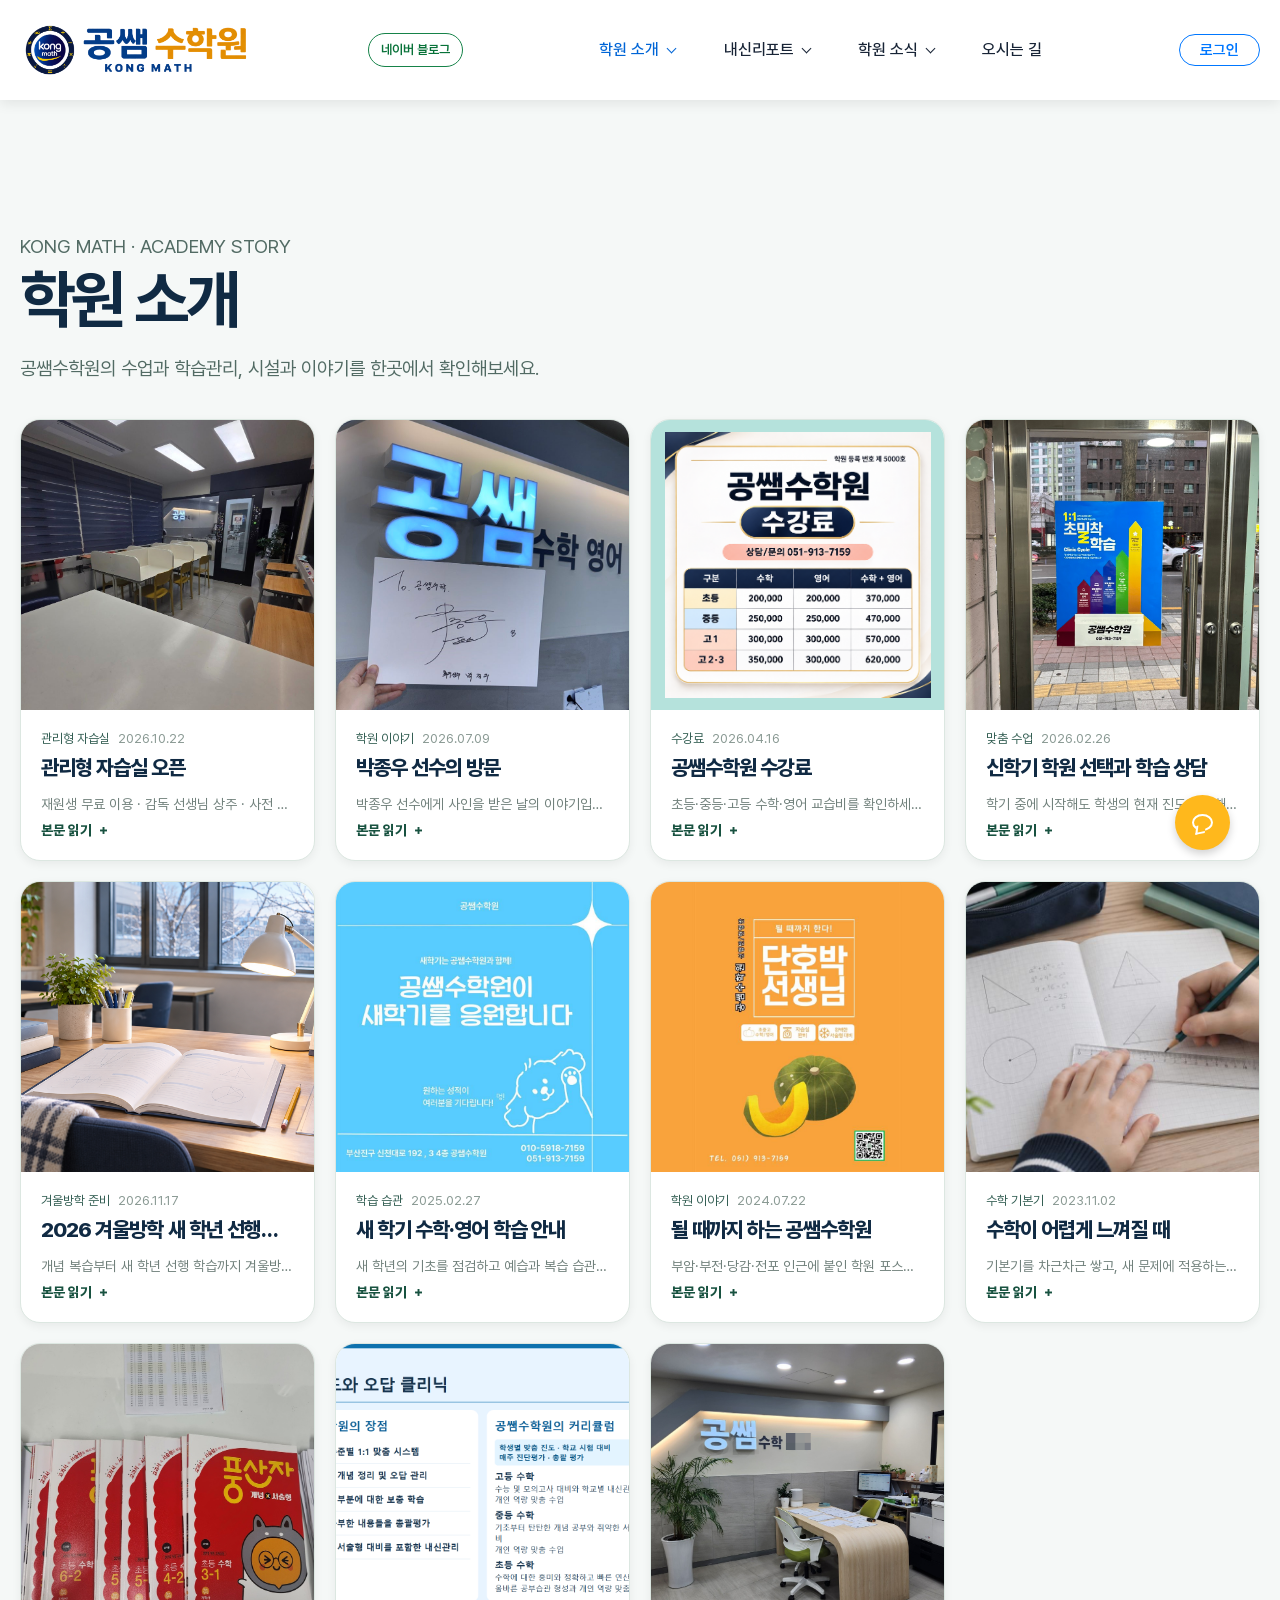
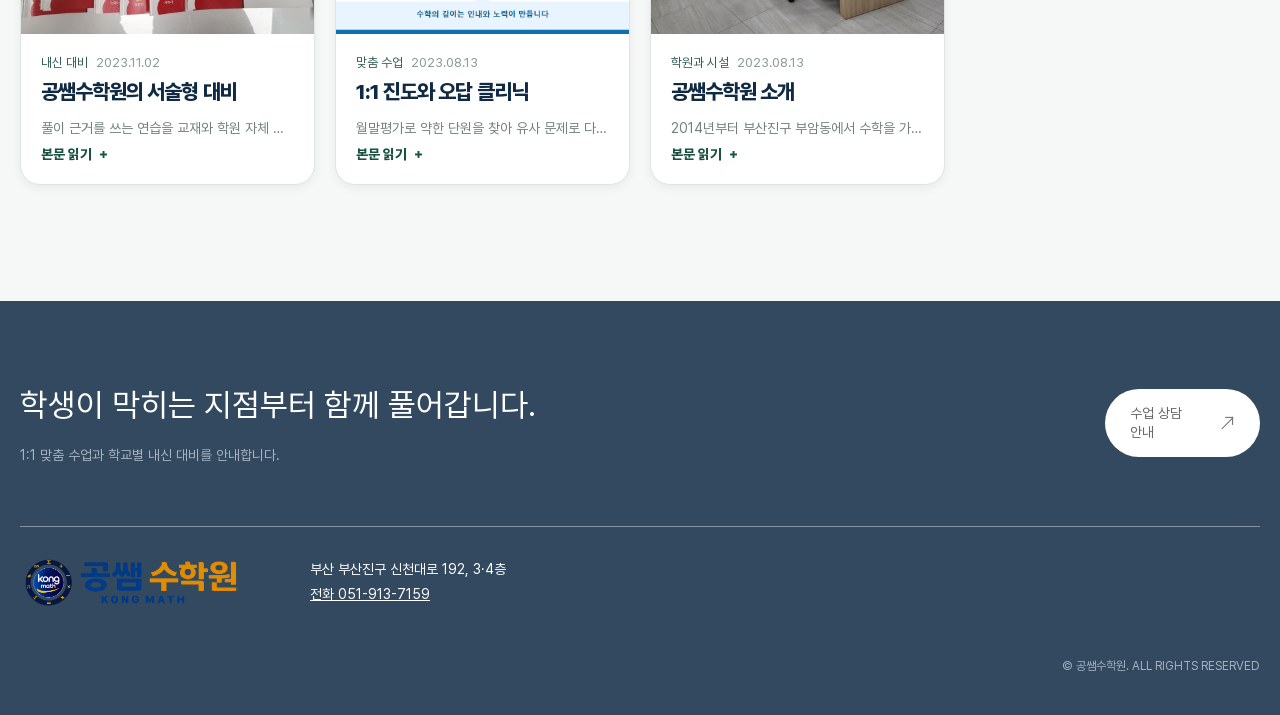
<file: academy.html>
<!DOCTYPE html>
<html lang="ko">

<head>
  <meta charset="UTF-8">
  <meta name="viewport" content="width=device-width, initial-scale=1.0">
  <title>학원 소개 | 공쌤수학원</title>
  <meta name="description" content="공쌤수학원의 수업, 학습관리, 시설과 학원 이야기를 소개합니다.">
  <link rel="canonical" href="https://kongmath.com/academy.html">
  <meta property="og:type" content="website">
  <meta property="og:locale" content="ko_KR">
  <meta property="og:title" content="학원 소개 | 공쌤수학원">
  <meta property="og:description" content="공쌤수학원의 수업, 학습관리, 시설과 학원 이야기를 소개합니다.">
  <meta property="og:url" content="https://kongmath.com/academy.html">
  <meta property="og:image" content="https://niccol23.github.io/kongmath/imges/common/kong-math-navy-gold-share.png">
  <meta property="og:image:type" content="image/png">
  <meta property="og:image:width" content="1200">
  <meta property="og:image:height" content="630">
  <meta property="og:image:alt" content="공쌤 수학원 KONG MATH 로고">

  <link rel="icon" type="image/png" sizes="64x64" href="imges/common/kong-math-navy-gold-64.png">
  <link rel="apple-touch-icon" sizes="180x180" href="imges/common/kong-math-navy-gold-180.png">
  <link rel="stylesheet" href="css/font.css">
  <link rel="stylesheet" href="css/reset.css">
  <link rel="stylesheet" href="css/swiper-bundle.min.css">
  <link rel="stylesheet" href="css/common.css?v=global-overlay-guard">
  <link rel="stylesheet" href="css/main.css?v=no-blur-anywhere">
  <link rel="stylesheet" href="css/armi-header.css?v=managed-layout">
  <link rel="stylesheet" href="css/kongmath.css?v=blur-removal">
  <link rel="stylesheet" href="css/academy-cards.css?v=academy-six-card-slider-v3">
  <script defer src="js/armi-header.js?v=contact-1"></script>
  <script defer src="js/footer-component.js?v=managed-layout"></script>
  <script defer src="js/home-content.js?v=studyroom-academy-admin-1"></script>
  <script defer src="js/academy-cards.js?v=reader-1"></script>
<script defer src="js/site-image-viewer.js?v=1"></script><link rel="stylesheet" href="css/card-interactions.css?v=2"><script defer src="js/card-interactions.js?v=1"></script><script defer src="js/article-reader.js?v=contact-2"></script></head>

<body>
  <div id="wrap">
    <header class="armi-header">
      <div class="inner armi-header-row">
        <h1><a href="index.html"><img class="kong-header-logo" src="imges/common/kong-math-navy-gold-wordmark.png" alt="공쌤 수학원 KONG MATH"></a></h1>
        <button class="armi-header-login armi-mobile-login" type="button" disabled>로그인</button>
        <button type="button" class="armi-mobile-trigger" aria-expanded="false" aria-controls="armi-site-nav">메뉴</button>
        <nav class="armi-nav" id="armi-site-nav" aria-label="주 메뉴">
          <div class="armi-mobile-quick"><a href="https://map.naver.com/p/entry/place/1005775920">오시는 길</a><a href="studyroom.html">관리형 자습실</a></div>
          <ul class="armi-nav-items">
            <li>
              <button type="button" class="armi-nav-trigger" aria-expanded="false" aria-controls="armi-nav-about">학원 소개</button>
              <div class="armi-nav-panel" id="armi-nav-about" hidden>
                <ul>
                  <li><a href="academy.html" aria-current="page">학원 소개 전체</a></li>
                  
                  <li><a href="studyroom.html">관리형 자습실</a></li>
                  <li><a href="tuition.html">수강료 안내</a></li>
                  <li><a href="https://kongmath.mycafe24.com/online-consultation/">상담 안내</a></li>
                </ul>
              </div>
            </li>
            <li>
              <button type="button" class="armi-nav-trigger" aria-expanded="false" aria-controls="armi-nav-care">내신리포트</button>
              <div class="armi-nav-panel" id="armi-nav-care" hidden>
                <ul>
                  <li><a href="reports.html">내신리포트 전체 보기</a></li>
                  <li><a href="https://blog.naver.com/PostList.naver?blogId=tyk999&amp;categoryNo=9">네이버 블로그 내신리포트</a></li>
                </ul>
              </div>
            </li>
            <li>
              <button type="button" class="armi-nav-trigger" aria-expanded="false" aria-controls="armi-nav-news">학원 소식</button>
              <div class="armi-nav-panel" id="armi-nav-news" hidden>
                <ul>
                  <li><a href="notices.html">공지사항</a></li>
                  <li><a href="daily.html">공쌤수학 일상</a></li>
                  <li><a href="students.html">공쌤수학원생 코너</a></li>
                  <li><a href="reviews.html">학생·학부모 후기</a></li>
                  <li><a href="https://blog.naver.com/tyk999">공쌤수학원 네이버 블로그</a></li>
                </ul>
              </div>
            </li>
            <li><a href="https://map.naver.com/p/entry/place/1005775920">오시는 길</a></li>
          </ul>
        </nav>
        <button class="armi-header-login" type="button" disabled>로그인</button>
      </div>
    </header>

    <main class="academy-archive-page">
      <div class="inner">
        <div class="academy-archive-heading">
          <p class="reviews-section__eyebrow">KONG MATH · ACADEMY STORY</p>
          <h1>학원 소개</h1>
          <p>공쌤수학원의 수업과 학습관리, 시설과 이야기를 한곳에서 확인해보세요.</p>
        </div>
        <div class="academy-archive-grid" data-academy-archive aria-live="polite">
          <p class="academy-cards-error">학원 소개 카드를 불러오는 중입니다.</p>
        </div>
      </div>
    </main>

    <div data-site-footer></div>

    <a href="index.html" class="floating-chat" data-mobile-href="tel:0519137159" data-desktop-label="메인 페이지로 이동" data-mobile-label="전화 상담하기" aria-label="메인 페이지로 이동">
      <span class="floating-chat__icon floating-chat__icon--phone" aria-hidden="true">☎</span>
      <span class="floating-chat__icon floating-chat__icon--chat" aria-hidden="true"></span>
    </a>
  </div>
</body>

</html>
</file>
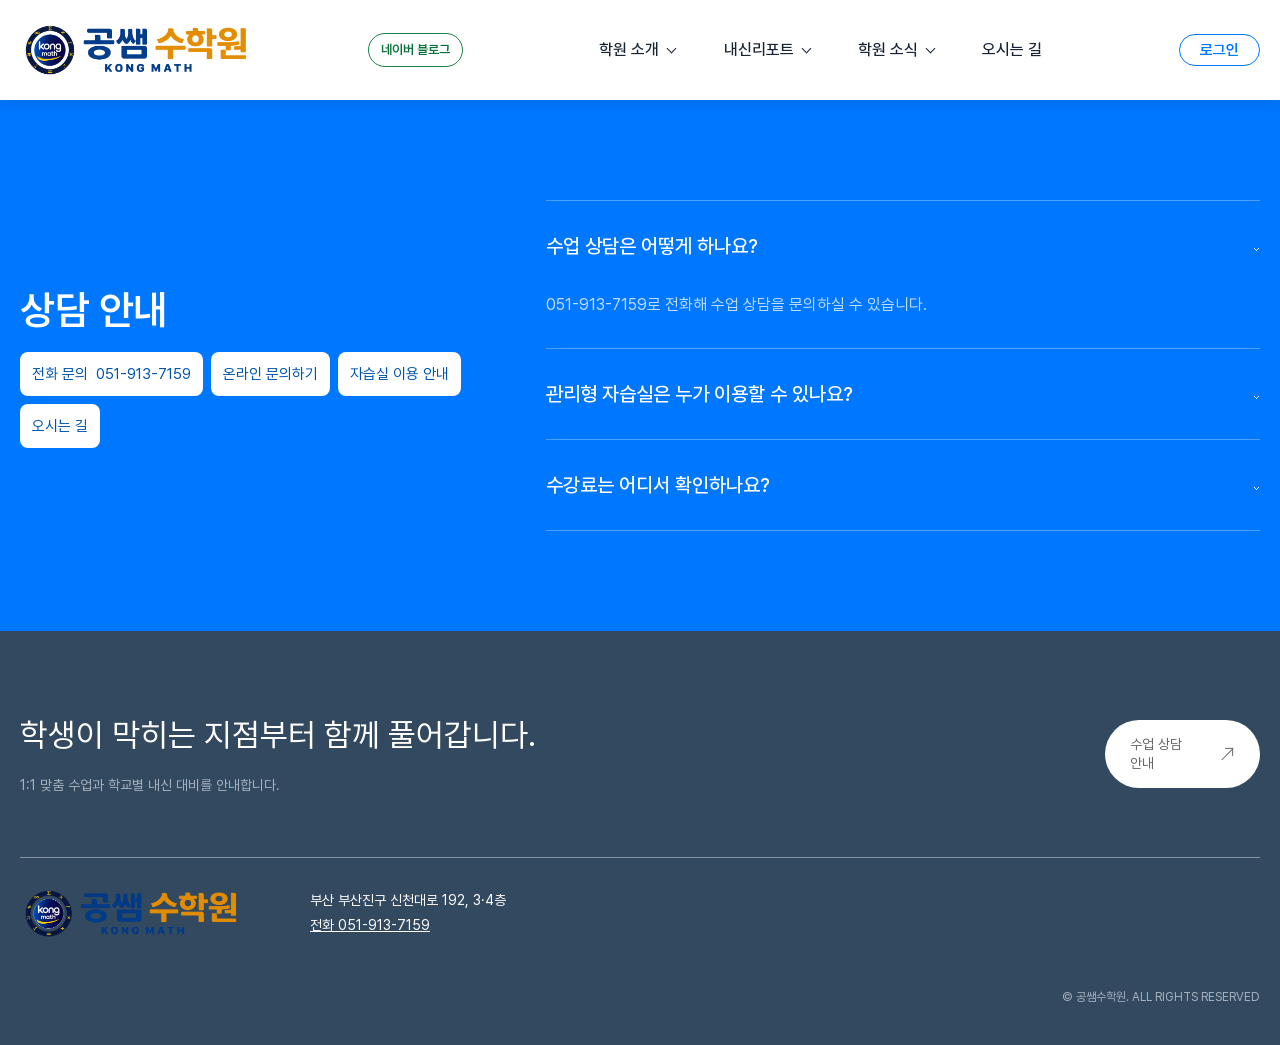
<file: consultation.html>
<!DOCTYPE html>
<html lang="ko">

<head>
  <meta charset="UTF-8">
  <meta name="viewport" content="width=device-width, initial-scale=1.0">
  <title>상담 안내 | 공쌤수학원</title>
  <meta name="description" content="부산 공쌤수학원의 학교별 내신 분석, 1:1 맞춤 수업과 상담 안내">
  <meta property="og:type" content="website">
  <meta property="og:locale" content="ko_KR">
  <meta property="og:title" content="상담 안내 | 공쌤수학원">
  <meta property="og:description" content="학교별 내신 분석, 1:1 맞춤 수업과 상담 안내">
  <link rel="canonical" href="https://kongmath.com/consultation.html">
  <meta property="og:url" content="https://kongmath.com/consultation.html">
  <meta property="og:image" content="https://niccol23.github.io/kongmath/imges/common/kong-math-navy-gold-share.png">
  <meta property="og:image:type" content="image/png">
  <meta property="og:image:width" content="1200">
  <meta property="og:image:height" content="630">
  <meta property="og:image:alt" content="공쌤 수학원 KONG MATH 로고">


  <link rel="icon" type="image/png" sizes="64x64" href="imges/common/kong-math-navy-gold-64.png">
  <link rel="apple-touch-icon" sizes="180x180" href="imges/common/kong-math-navy-gold-180.png">


  <!--font-->
  <link rel="stylesheet" href="css/font.css">

  <!--icon-->


  <!--css-->
  <link rel="stylesheet" href="css/reset.css">

<link rel="stylesheet" href="css/common.css?v=global-overlay-guard">
<link rel="stylesheet" href="css/main.css?v=no-blur-anywhere">

  <!-- 새 헤더의 스타일과 펼침 동작을 불러옵니다. -->
  <link rel="stylesheet" href="css/armi-header.css?v=managed-layout">
  <script defer src="js/armi-header.js?v=contact-1"></script>

  <!--js-->

  <link rel="stylesheet" href="css/kongmath.css?v=blur-removal">
  <script defer src="js/footer-component.js?v=managed-layout"></script>
<script defer src="js/site-image-viewer.js?v=1"></script><link rel="stylesheet" href="css/card-interactions.css?v=2"><script defer src="js/card-interactions.js?v=1"></script><script defer src="js/article-reader.js?v=contact-2"></script></head>

<body>
  <div id="wrap">
    <header class="armi-header">
      <div class="inner armi-header-row">
        <h1><a href="./"><img class="kong-header-logo" src="imges/common/kong-math-navy-gold-wordmark.png" alt="공쌤 수학원 KONG MATH"></a></h1>
        <a class="armi-header-login armi-mobile-login" href="https://kongmath.mycafe24.com/wp-admin/admin-post.php?action=km_parent_portal">로그인</a>
        <button type="button" class="armi-mobile-trigger" aria-expanded="false" aria-controls="armi-site-nav">메뉴</button>
        <!-- PC와 모바일이 같은 메뉴와 링크를 사용합니다. -->
        <nav class="armi-nav" id="armi-site-nav" aria-label="주 메뉴">
          <div class="armi-mobile-quick"><a href="https://map.naver.com/p/entry/place/1005775920">오시는 길</a><a href="studyroom.html">관리형 자습실</a></div>
<ul class="armi-nav-items">
<li><button type="button" class="armi-nav-trigger" aria-expanded="false" aria-controls="armi-nav-about">학원 소개</button><div class="armi-nav-panel" id="armi-nav-about" hidden><ul><li><a href="academy.html">학원 소개 전체</a></li><li><a href="studyroom.html">관리형 자습실</a></li><li><a href="tuition.html">수강료 안내</a></li><li><a href="https://kongmath.mycafe24.com/online-consultation/">상담 안내</a></li></ul></div></li>
<li><button type="button" class="armi-nav-trigger" aria-expanded="false" aria-controls="armi-nav-care">내신리포트</button><div class="armi-nav-panel" id="armi-nav-care" hidden><ul><li><a href="reports.html">내신리포트 전체 보기</a></li><li><a href="https://blog.naver.com/PostList.naver?blogId=tyk999&amp;categoryNo=9">네이버 블로그 내신리포트</a></li></ul></div></li>
<li><button type="button" class="armi-nav-trigger" aria-expanded="false" aria-controls="armi-nav-news">학원 소식</button><div class="armi-nav-panel" id="armi-nav-news" hidden><ul><li><a href="notices.html">공지사항</a></li><li><a href="notices.html">홈페이지 학원 소식</a></li><li><a href="daily.html">공쌤수학 일상</a></li><li><a href="students.html">공쌤수학원생 코너</a></li><li><a href="reviews.html">학생·학부모 후기</a></li><li><a href="https://blog.naver.com/tyk999">공쌤수학원 네이버 블로그</a></li></ul></div></li><li><a href="https://map.naver.com/p/entry/place/1005775920">오시는 길</a></li>
</ul></nav>
        <a class="armi-header-login" href="https://kongmath.mycafe24.com/wp-admin/admin-post.php?action=km_parent_portal">로그인</a>
      </div>
    </header>
    <main>
      <section id="faq">
        <div class="inner">

          <div class="faq-tit">
            <h2>상담 안내</h2>
            <nav class="faq-shortcuts" aria-label="방문 전 바로가기">
              <a href="tel:0519137159">전화 문의 <span>051-913-7159</span></a>
              <a href="https://kongmath.mycafe24.com/online-consultation/">온라인 문의하기</a>
              <a href="studyroom.html">자습실 이용 안내</a>
              <a href="./#location">오시는 길</a>
            </nav>
          </div><!--.faq-tit-->

          <div class="faq-list">

            <!-- 첫 번째 질문 -->
            <details class="faq-item" name="visit-questions" open>
              <summary class="faq-question">
                <h3>수업 상담은 어떻게 하나요?</h3>
                <span aria-hidden="true">⌄</span>
              </summary>

              <div class="faq-answer">
                <p>051-913-7159로 전화해 수업 상담을 문의하실 수 있습니다.</p>
              </div><!--.faq-answer-->
            </details>

            <!-- 두 번째 질문 -->
            <details class="faq-item" name="visit-questions">
              <summary class="faq-question">
                <h3>관리형 자습실은 누가 이용할 수 있나요?</h3>
                <span aria-hidden="true">⌄</span>
              </summary>

              <div class="faq-answer">
                <p>공쌤수학원 재원생은 사전 예약 후 무료로 이용할 수 있습니다.</p>
              </div><!--.faq-answer-->
            </details>

            <!-- 세 번째 질문 -->
            <details class="faq-item" name="visit-questions">
              <summary class="faq-question">
                <h3>수강료는 어디서 확인하나요?</h3>
                <span aria-hidden="true">⌄</span>
              </summary>

              <div class="faq-answer">
                <p><a href="./#tuition">홈페이지 수강료 안내</a>에서 확인하실 수 있습니다.</p>
              </div><!--.faq-answer-->
            </details>

          </div><!--.faq-list-->

        </div><!--.inner-->
      </section><!--#faq-->
    </main>
    <div data-site-footer></div>
  </div>
</body>
</html>
</file>
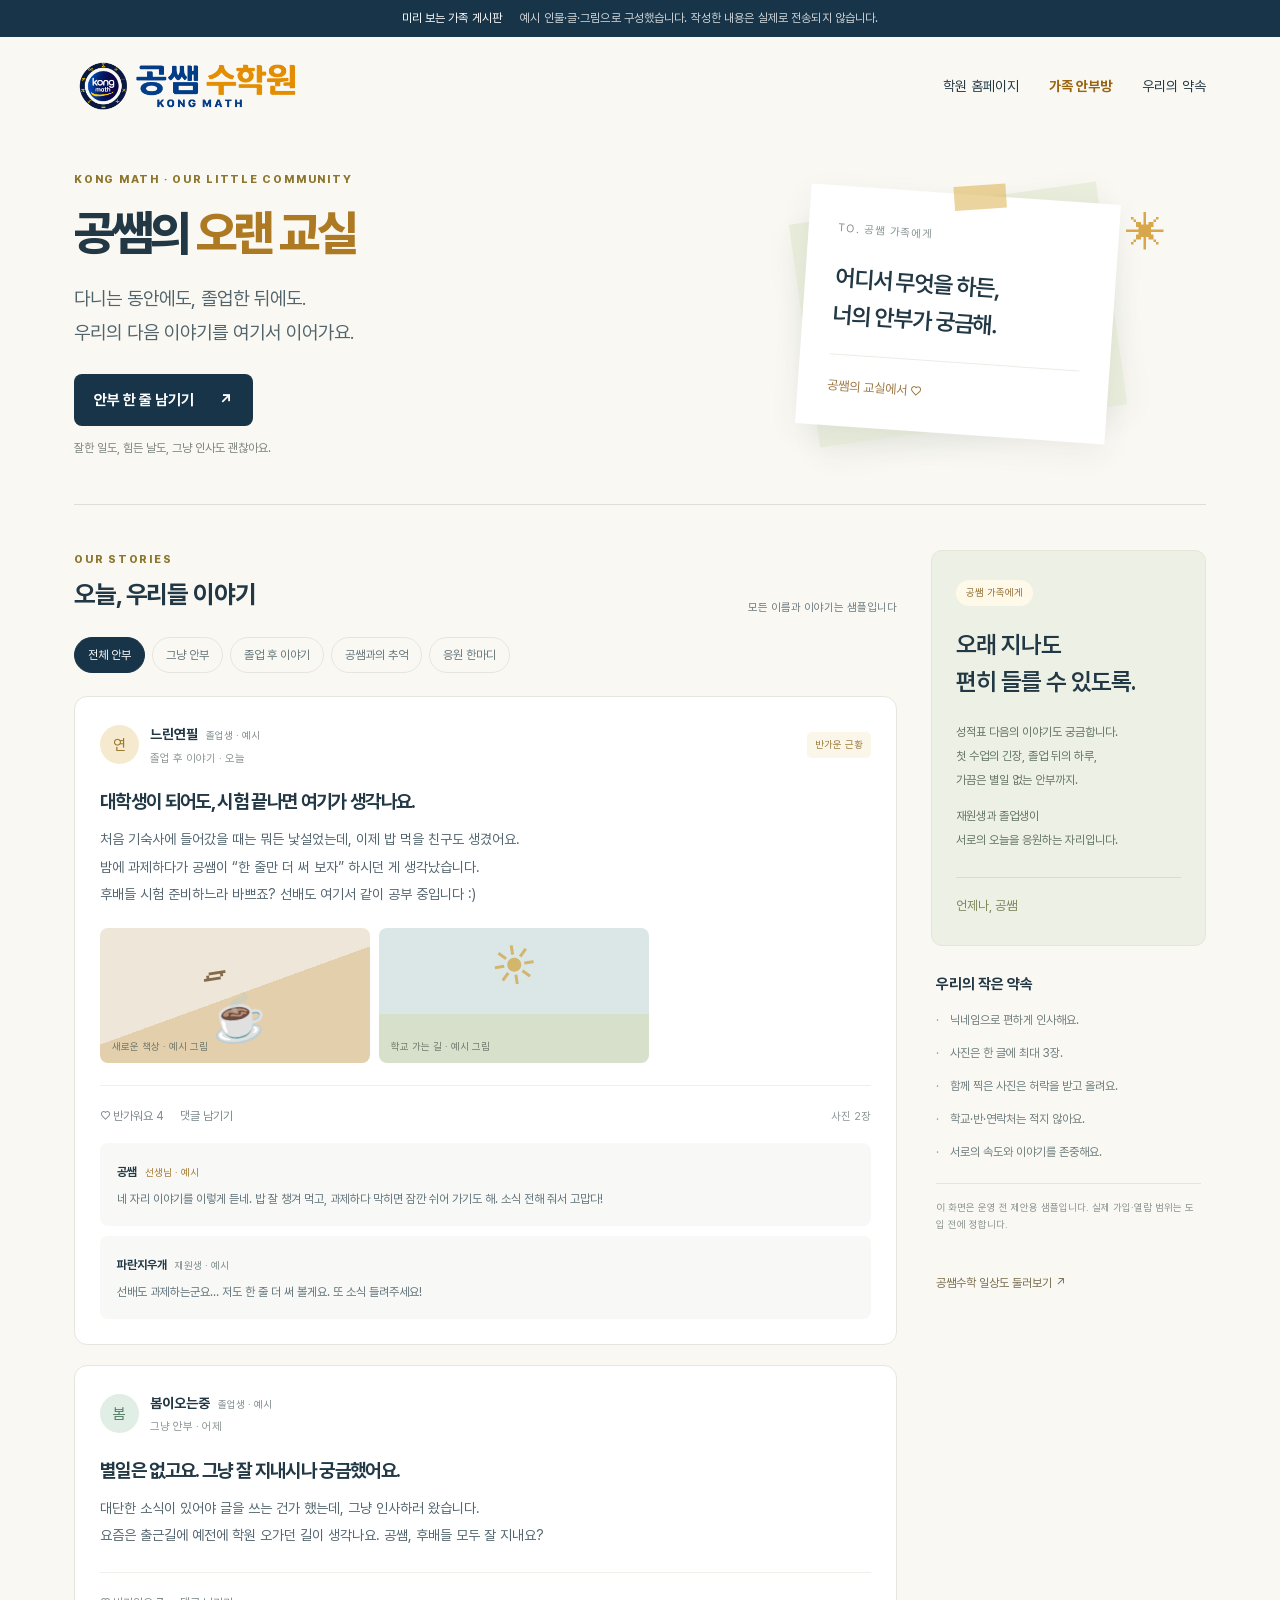
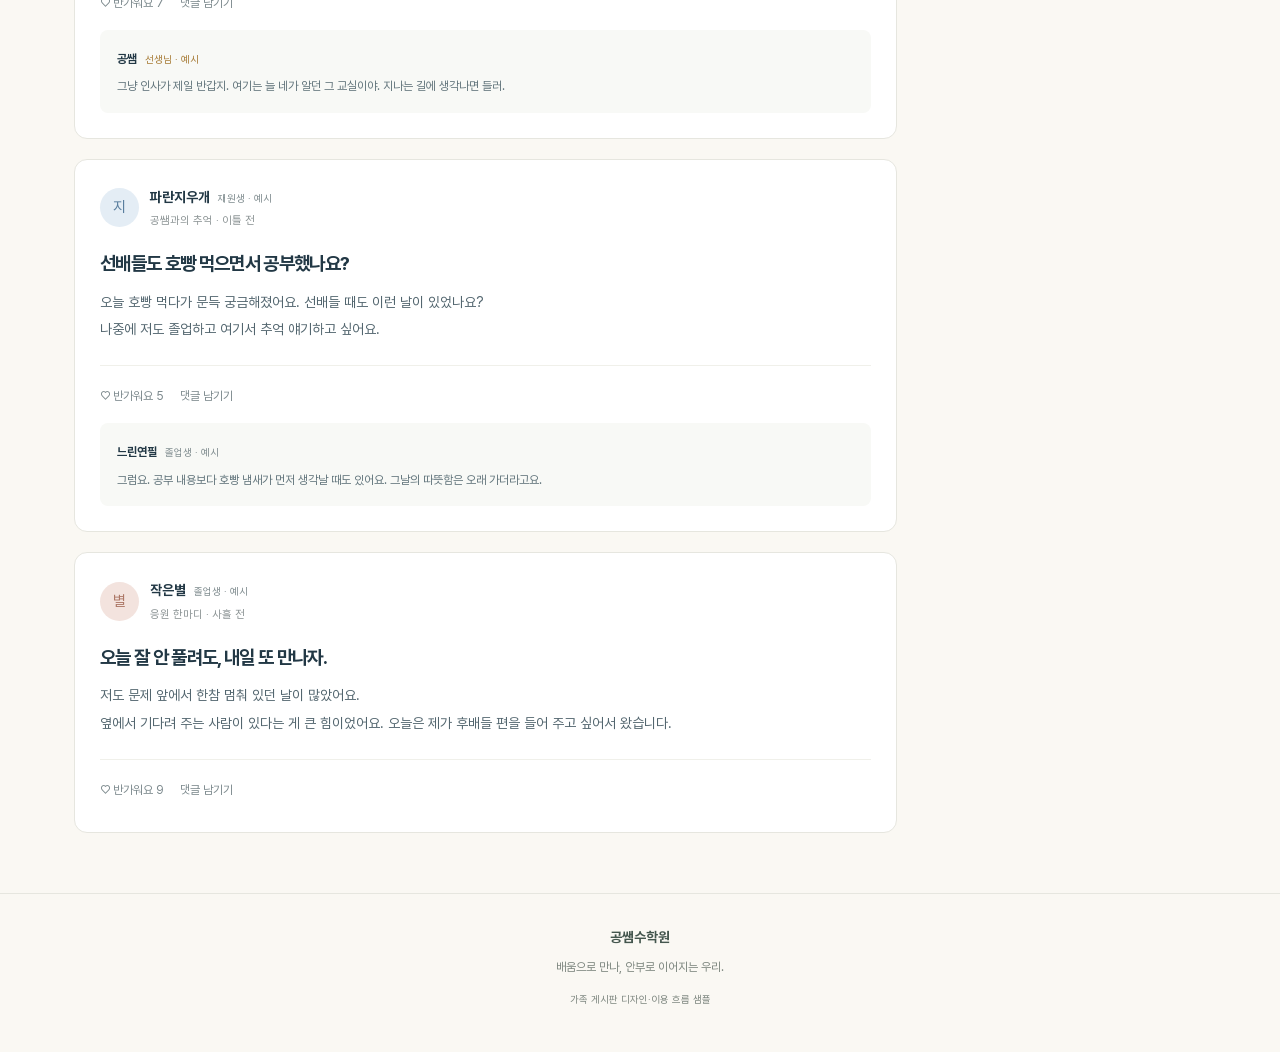
<file: family-board-preview.html>
<!doctype html>
<html lang="ko">
<head>
<meta charset="utf-8"><meta name="viewport" content="width=device-width,initial-scale=1"><meta name="robots" content="noindex,nofollow"><title>공쌤의 오랜 교실 · 가족 게시판 샘플</title>
<link rel="stylesheet" href="css/font.css"><link rel="stylesheet" href="css/family-board-preview.css?v=3"><script defer src="js/family-board-preview.js?v=2"></script>
<script defer src="js/article-reader.js?v=contact-2"></script></head>
<body>
<div class="demo-bar">미리 보는 가족 게시판 <span>예시 인물·글·그림으로 구성했습니다. 작성한 내용은 실제로 전송되지 않습니다.</span></div>
<header class="family-header"><a href="./" aria-label="공쌤수학원 홈페이지"><img src="imges/common/kong-math-navy-gold-wordmark.png" alt="공쌤 수학원 KONG MATH" width="225" height="53"></a><nav aria-label="샘플 페이지 메뉴"><a href="./">학원 홈페이지</a><a href="#family-feed" aria-current="page">가족 안부방</a><a href="#family-promise">우리의 약속</a></nav></header>
<main>
<section class="hero" aria-labelledby="family-title"><div class="hero-copy"><p class="eyebrow">KONG MATH · OUR LITTLE COMMUNITY</p><h1 id="family-title">공쌤의 <em>오랜 교실</em></h1><p class="hero-description">다니는 동안에도, 졸업한 뒤에도.<br>우리의 다음 이야기를 여기서 이어가요.</p><button class="write-button" id="open-write">안부 한 줄 남기기 <span aria-hidden="true">↗</span></button><p class="hero-note">잘한 일도, 힘든 날도, 그냥 인사도 괜찮아요.</p></div><div class="hero-art" aria-hidden="true"><div class="paper paper-back">오랜만이에요 :)</div><div class="paper paper-front"><span class="paper-pin"></span><small>TO. 공쌤 가족에게</small><strong>어디서 무엇을 하든,<br>너의 안부가 궁금해.</strong><div class="paper-line"></div><span class="hand-sign">공쌤의 교실에서 ♡</span></div><span class="art-star">✳</span></div></section>
<div class="family-layout"><section id="family-feed" aria-labelledby="feed-title"><div class="feed-heading"><div><p class="section-kicker">OUR STORIES</p><h2 id="feed-title">오늘, 우리들 이야기</h2></div><span class="small-text">모든 이름과 이야기는 샘플입니다</span></div><div class="filters" role="group" aria-label="안부 종류"><button class="selected" data-filter="전체" aria-pressed="true">전체 안부</button><button data-filter="그냥 안부" aria-pressed="false">그냥 안부</button><button data-filter="졸업 후 이야기" aria-pressed="false">졸업 후 이야기</button><button data-filter="공쌤과의 추억" aria-pressed="false">공쌤과의 추억</button><button data-filter="응원 한마디" aria-pressed="false">응원 한마디</button></div><p id="feed-status" class="visually-hidden" role="status"></p>
<div class="story-list" id="story-list">
<article class="story" data-category="졸업 후 이야기"><div class="story-top"><div class="avatar gold" aria-hidden="true">연</div><div><h3>느린연필 <span class="badge">졸업생 · 예시</span></h3><p class="meta">졸업 후 이야기 · 오늘</p></div><span class="story-category">반가운 근황</span></div><h4>대학생이 되어도, 시험 끝나면 여기가 생각나요.</h4><p class="story-body">처음 기숙사에 들어갔을 때는 뭐든 낯설었는데, 이제 밥 먹을 친구도 생겼어요.<br>밤에 과제하다가 공쌤이 “한 줄만 더 써 보자” 하시던 게 생각났습니다.<br>후배들 시험 준비하느라 바쁘죠? 선배도 여기서 같이 공부 중입니다 :)</p><div class="sample-photos"><div class="photo-drawing desk"><span>▱<br>☕</span><small>새로운 책상 · 예시 그림</small></div><div class="photo-drawing sky"><span>☀</span><small>학교 가는 길 · 예시 그림</small></div></div><div class="story-actions"><button class="warm-button" aria-pressed="false">♡ 반가워요 <span>4</span></button><button class="reply-toggle">댓글 남기기</button><span>사진 2장</span></div><div class="reply"><strong>공쌤 <span class="teacher-badge">선생님 · 예시</span></strong><p>네 자리 이야기를 이렇게 듣네. 밥 잘 챙겨 먹고, 과제하다 막히면 잠깐 쉬어 가기도 해. 소식 전해 줘서 고맙다!</p></div><div class="reply"><strong>파란지우개 <span class="badge">재원생 · 예시</span></strong><p>선배도 과제하는군요… 저도 한 줄 더 써 볼게요. 또 소식 들려주세요!</p></div></article>
<article class="story" data-category="그냥 안부"><div class="story-top"><div class="avatar mint" aria-hidden="true">봄</div><div><h3>봄이오는중 <span class="badge">졸업생 · 예시</span></h3><p class="meta">그냥 안부 · 어제</p></div></div><h4>별일은 없고요. 그냥 잘 지내시나 궁금했어요.</h4><p class="story-body">대단한 소식이 있어야 글을 쓰는 건가 했는데, 그냥 인사하러 왔습니다.<br>요즘은 출근길에 예전에 학원 오가던 길이 생각나요. 공쌤, 후배들 모두 잘 지내요?</p><div class="story-actions"><button class="warm-button" aria-pressed="false">♡ 반가워요 <span>7</span></button><button class="reply-toggle">댓글 남기기</button></div><div class="reply"><strong>공쌤 <span class="teacher-badge">선생님 · 예시</span></strong><p>그냥 인사가 제일 반갑지. 여기는 늘 네가 알던 그 교실이야. 지나는 길에 생각나면 들러.</p></div></article>
<article class="story" data-category="공쌤과의 추억"><div class="story-top"><div class="avatar blue" aria-hidden="true">지</div><div><h3>파란지우개 <span class="badge">재원생 · 예시</span></h3><p class="meta">공쌤과의 추억 · 이틀 전</p></div></div><h4>선배들도 호빵 먹으면서 공부했나요?</h4><p class="story-body">오늘 호빵 먹다가 문득 궁금해졌어요. 선배들 때도 이런 날이 있었나요?<br>나중에 저도 졸업하고 여기서 추억 얘기하고 싶어요.</p><div class="story-actions"><button class="warm-button" aria-pressed="false">♡ 반가워요 <span>5</span></button><button class="reply-toggle">댓글 남기기</button></div><div class="reply"><strong>느린연필 <span class="badge">졸업생 · 예시</span></strong><p>그럼요. 공부 내용보다 호빵 냄새가 먼저 생각날 때도 있어요. 그날의 따뜻함은 오래 가더라고요.</p></div></article>
<article class="story" data-category="응원 한마디"><div class="story-top"><div class="avatar rose" aria-hidden="true">별</div><div><h3>작은별 <span class="badge">졸업생 · 예시</span></h3><p class="meta">응원 한마디 · 사흘 전</p></div></div><h4>오늘 잘 안 풀려도, 내일 또 만나자.</h4><p class="story-body">저도 문제 앞에서 한참 멈춰 있던 날이 많았어요.<br>옆에서 기다려 주는 사람이 있다는 게 큰 힘이었어요. 오늘은 제가 후배들 편을 들어 주고 싶어서 왔습니다.</p><div class="story-actions"><button class="warm-button" aria-pressed="false">♡ 반가워요 <span>9</span></button><button class="reply-toggle">댓글 남기기</button></div></article>
</div><p id="empty-feed" hidden>아직 이 종류의 안부가 없어요. 첫 인사를 남겨 보세요.</p></section>
<aside><section class="welcome-card"><span class="small-emblem">공쌤 가족에게</span><h2>오래 지나도<br>편히 들를 수 있도록.</h2><p>성적표 다음의 이야기도 궁금합니다.<br>첫 수업의 긴장, 졸업 뒤의 하루,<br>가끔은 별일 없는 안부까지.</p><p>재원생과 졸업생이<br>서로의 오늘을 응원하는 자리입니다.</p><div class="signature">언제나, 공쌤</div></section><section class="promise-card" id="family-promise"><h2>우리의 작은 약속</h2><ul><li>닉네임으로 편하게 인사해요.</li><li>사진은 한 글에 최대 3장.</li><li>함께 찍은 사진은 허락을 받고 올려요.</li><li>학교·반·연락처는 적지 않아요.</li><li>서로의 속도와 이야기를 존중해요.</li></ul><p>이 화면은 운영 전 제안용 샘플입니다. 실제 가입·열람 범위는 도입 전에 정합니다.</p></section><a class="back-link" href="daily.html">공쌤수학 일상도 둘러보기 ↗</a></aside></div>
</main><footer class="family-footer"><strong>공쌤수학원</strong><p>배움으로 만나, 안부로 이어지는 우리.</p><span>가족 게시판 디자인·이용 흐름 샘플</span></footer>
<dialog id="write-dialog" aria-labelledby="write-title"><form id="write-form" method="dialog"><div class="dialog-top"><div><p class="section-kicker">A NOTE TO OUR FAMILY</p><h2 id="write-title">어떻게 지내고 있나요?</h2></div><button type="button" id="close-write" aria-label="글쓰기 닫기">×</button></div><p class="dialog-note">샘플 체험입니다. 글·사진은 이 화면에서만 표시되고 실제로 전송되지 않습니다.</p><div class="form-row"><label>닉네임<input name="nickname" maxlength="20" required placeholder="예: 느린연필"></label><label>공쌤과의 인연<select name="role"><option>재원생</option><option>졸업생</option></select></label></div><label>어떤 이야기인가요?<select name="category"><option>그냥 안부</option><option>졸업 후 이야기</option><option>공쌤과의 추억</option><option>응원 한마디</option></select></label><label>제목<input name="title" maxlength="80" required placeholder="공쌤, 오랜만이에요!"></label><label>안부 이야기<textarea name="body" rows="5" maxlength="2000" required placeholder="잘 지내는 하루도, 위로가 필요한 하루도. 편하게 남겨요."></textarea></label><label class="photo-label">사진 <span id="photo-count">0 / 3장</span><input type="file" id="family-photos" accept="image/*" multiple aria-describedby="photo-help"></label><p id="photo-help" class="small-text">최대 3장, 한 장당 10MB. 다른 사람이 나온 사진은 먼저 허락을 받아 주세요.</p><div id="photo-previews"></div><p id="write-error" role="alert"></p><button type="submit" class="write-button">샘플로 안부 남겨보기 ↗</button></form></dialog><div class="toast" id="family-toast" role="status" hidden></div>
</body></html>
</file>
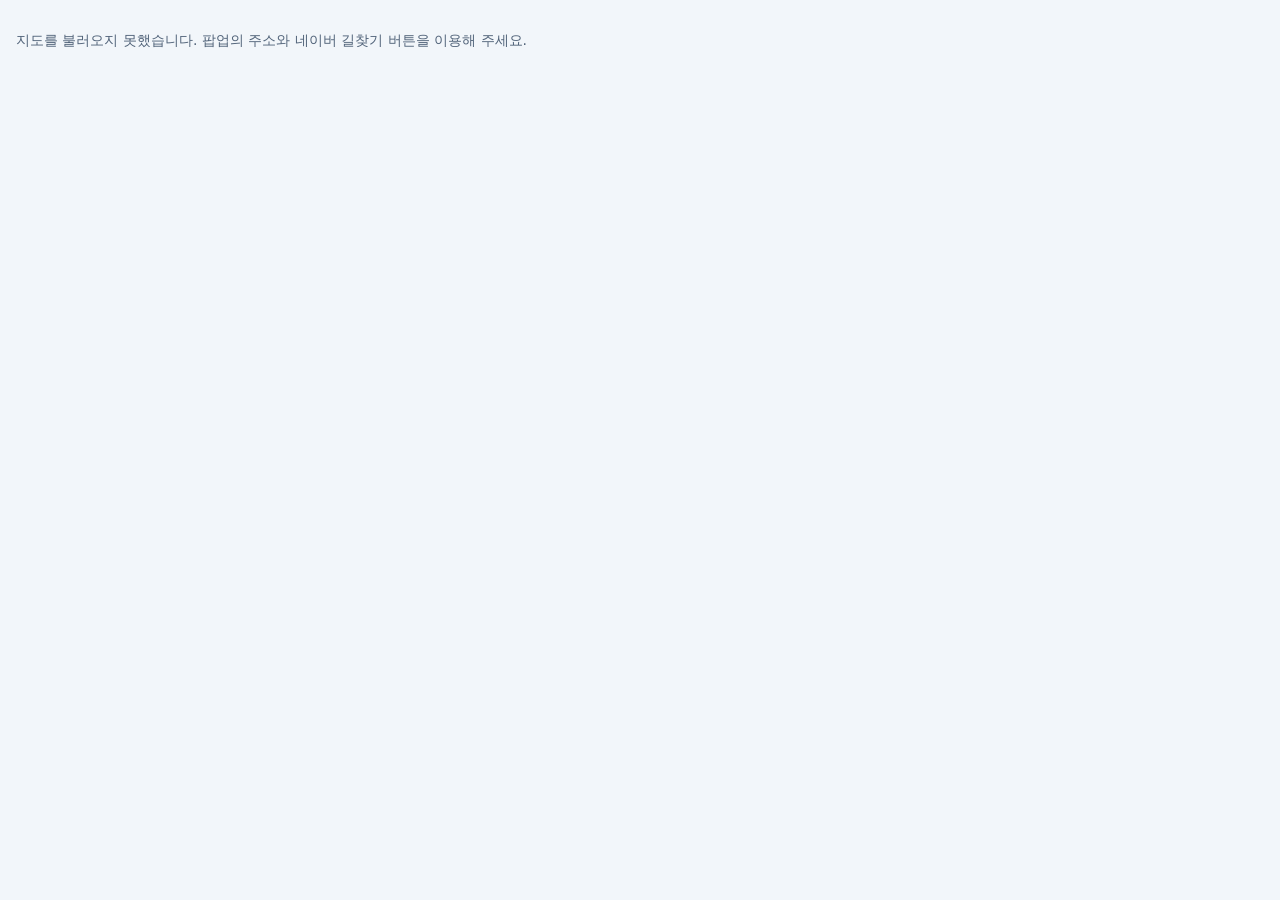
<file: map-panel.html>
<!doctype html><html lang="ko"><head><meta charset="utf-8"><meta name="viewport" content="width=device-width,initial-scale=1"><meta name="robots" content="noindex,nofollow"><title>공쌤수학원 위치 지도</title><style>html,body,#map{margin:0;width:100%;height:100%;overflow:hidden}body{background:#f2f6fa;font-family:system-ui,sans-serif}#status{position:absolute;left:16px;right:16px;top:16px;color:#52647a;font-size:14px;line-height:1.5}#status[hidden]{display:none}</style></head><body><div id="map" role="region" aria-label="공쌤수학원 위치 지도"></div><p id="status">공쌤수학원 위치 지도를 불러오는 중입니다.</p><script>
(()=>{'use strict';const status=document.querySelector('#status');let map,ready=false;const allowed=['https://kongmath.com','https://www.kongmath.com','https://kongmath.mycafe24.com'];let parentOrigin='';try{const u=new URL(document.referrer);if(allowed.includes(u.origin))parentOrigin=u.origin;}catch{}function notify(type){if(parentOrigin&&window.parent!==window)window.parent.postMessage({type},parentOrigin);}function fail(){if(ready)return;status.hidden=false;status.textContent='지도를 불러오지 못했습니다. 팝업의 주소와 네이버 길찾기 버튼을 이용해 주세요.';notify('km-map-error');}document.addEventListener('keydown',e=>{if(e.key==='Escape'){e.preventDefault();notify('km-map-close');}});window.navermap_authFailure=fail;const sdk=document.createElement('script');sdk.src='https://oapi.map.naver.com/openapi/v3/maps.js?ncpKeyId=6zu5drbrbg';sdk.addEventListener('error',fail);sdk.addEventListener('load',()=>{if(!window.naver?.maps?.Map)return fail();try{const maps=window.naver.maps,position=new maps.LatLng(35.1589987,129.0507152);map=new maps.Map(document.querySelector('#map'),{center:position,zoom:17,zoomControl:true,scrollWheel:false});new maps.Marker({map,position,title:'공쌤수학원'});maps.Event.addListener(map,'tilesloaded',()=>{ready=true;status.hidden=true;notify('km-map-ready');});window.addEventListener('resize',()=>{if(map){map.setSize(new maps.Size(innerWidth,innerHeight));map.setCenter(position);}});}catch{fail();}});document.head.append(sdk);setTimeout(()=>{if(!ready)fail();},10000);})();
</script></body></html>
</file>
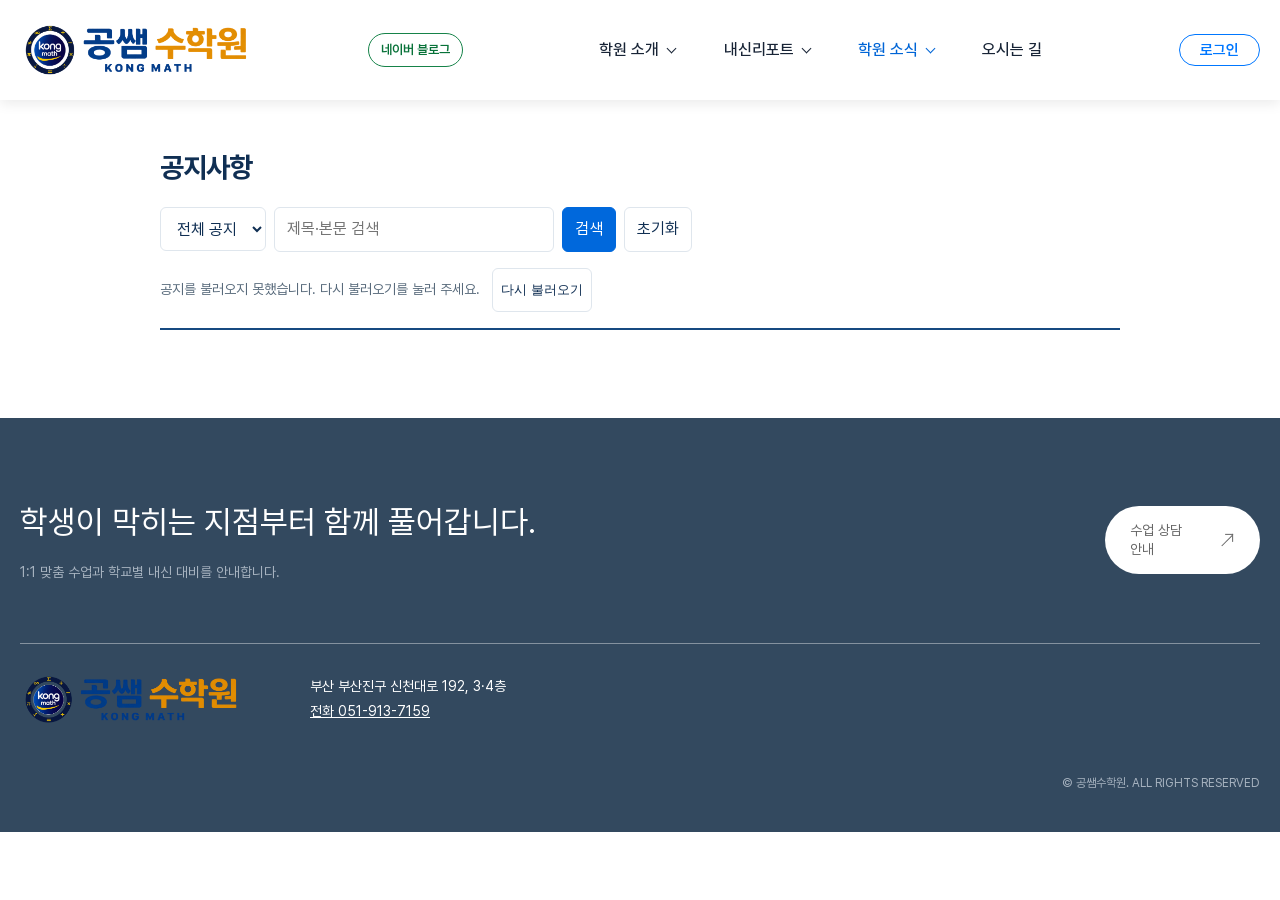
<file: notices.html>
<!DOCTYPE html>
<html lang="ko">

<head>
  <meta charset="UTF-8">
  <meta name="viewport" content="width=device-width, initial-scale=1.0">
  <title>공지사항 | 공쌤수학원</title>
  <meta name="description" content="부산 공쌤수학원의 학교별 내신 분석, 1:1 맞춤 수업과 상담 안내">
  <meta property="og:type" content="website">
  <meta property="og:locale" content="ko_KR">
  <meta property="og:title" content="공지사항 | 공쌤수학원">
  <meta property="og:description" content="학교별 내신 분석, 1:1 맞춤 수업과 상담 안내">
  <link rel="canonical" href="https://kongmath.com/notices.html">
  <meta property="og:url" content="https://kongmath.com/notices.html">
  <meta property="og:image" content="https://niccol23.github.io/kongmath/imges/common/kong-math-navy-gold-share.png">
  <meta property="og:image:type" content="image/png">
  <meta property="og:image:width" content="1200">
  <meta property="og:image:height" content="630">
  <meta property="og:image:alt" content="공쌤 수학원 KONG MATH 로고">


  <link rel="icon" type="image/png" sizes="64x64" href="imges/common/kong-math-navy-gold-64.png">
  <link rel="apple-touch-icon" sizes="180x180" href="imges/common/kong-math-navy-gold-180.png">


  <!--font-->
  <link rel="stylesheet" href="css/font.css">

  <!--icon-->


  <!--css-->
  <link rel="stylesheet" href="css/reset.css">

<link rel="stylesheet" href="css/common.css?v=global-overlay-guard">
<link rel="stylesheet" href="css/main.css?v=no-blur-anywhere">

  <!-- 새 헤더의 스타일과 펼침 동작을 불러옵니다. -->
  <link rel="stylesheet" href="css/armi-header.css?v=managed-layout">
  <script defer src="js/armi-header.js?v=contact-1"></script>

  <!--js-->

  <link rel="stylesheet" href="css/kongmath.css?v=blur-removal">
  <script defer src="js/footer-component.js?v=managed-layout"></script>
<link rel="stylesheet" href="css/board-theme.css?v=1.24.1">
<link rel="stylesheet" href="https://kongmath.mycafe24.com/wp-admin/admin-post.php?action=km_board_design_css&amp;board=notices">

<style id="notice-heading-alignment">@media(min-width:769px){#notices.academy-notices .academy-notices-heading{box-sizing:border-box;width:100%;max-width:960px;margin-left:auto;margin-right:auto}}</style>
<link rel="stylesheet" href="css/notices-managed.css?v=1.29.0">
<script defer src="js/notices-managed.js?v=reader-1"></script>
<script defer src="js/site-image-viewer.js?v=1"></script><script defer src="js/article-reader.js?v=contact-2"></script></head>

<body>
  <div id="wrap">
    <header class="armi-header">
      <div class="inner armi-header-row">
        <h1><a href="./"><img class="kong-header-logo" src="imges/common/kong-math-navy-gold-wordmark.png" alt="공쌤 수학원 KONG MATH"></a></h1>
        <a class="armi-header-login armi-mobile-login" href="https://kongmath.mycafe24.com/wp-admin/admin-post.php?action=km_parent_portal">로그인</a>
        <button type="button" class="armi-mobile-trigger" aria-expanded="false" aria-controls="armi-site-nav">메뉴</button>
        <!-- PC와 모바일이 같은 메뉴와 링크를 사용합니다. -->
        <nav class="armi-nav" id="armi-site-nav" aria-label="주 메뉴">
          <div class="armi-mobile-quick"><a href="https://map.naver.com/p/entry/place/1005775920">오시는 길</a><a href="studyroom.html">관리형 자습실</a></div>
<ul class="armi-nav-items">
<li><button type="button" class="armi-nav-trigger" aria-expanded="false" aria-controls="armi-nav-about">학원 소개</button><div class="armi-nav-panel" id="armi-nav-about" hidden><ul><li><a href="academy.html">학원 소개 전체</a></li><li><a href="studyroom.html">관리형 자습실</a></li><li><a href="tuition.html">수강료 안내</a></li><li><a href="https://kongmath.mycafe24.com/online-consultation/">상담 안내</a></li></ul></div></li>
<li><button type="button" class="armi-nav-trigger" aria-expanded="false" aria-controls="armi-nav-care">내신리포트</button><div class="armi-nav-panel" id="armi-nav-care" hidden><ul><li><a href="reports.html">내신리포트 전체 보기</a></li><li><a href="https://blog.naver.com/PostList.naver?blogId=tyk999&amp;categoryNo=9">네이버 블로그 내신리포트</a></li></ul></div></li>
<li><button type="button" class="armi-nav-trigger" aria-expanded="false" aria-controls="armi-nav-news">학원 소식</button><div class="armi-nav-panel" id="armi-nav-news" hidden><ul><li><a href="notices.html">공지사항</a></li><li><a href="notices.html">홈페이지 학원 소식</a></li><li><a href="daily.html">공쌤수학 일상</a></li><li><a href="students.html">공쌤수학원생 코너</a></li><li><a href="reviews.html">학생·학부모 후기</a></li><li><a href="https://blog.naver.com/tyk999">공쌤수학원 네이버 블로그</a></li></ul></div></li><li><a href="https://map.naver.com/p/entry/place/1005775920">오시는 길</a></li>
</ul></nav>
        <a class="armi-header-login" href="https://kongmath.mycafe24.com/wp-admin/admin-post.php?action=km_parent_portal">로그인</a>
      </div>
    </header>
    <main data-km-board="static">
      <section class="academy-notices" id="notices" aria-labelledby="notices-title">
        <div class="inner">
          <div class="academy-notices-heading">
            <h2 id="notices-title">공지사항</h2>
          </div>
          <form class="notice-tools" id="notice-search" role="search" aria-label="공지 찾기">
            <label for="notice-group">공지 구분</label><select id="notice-group"><option value="all">전체 공지</option><option value="current">현재 공지</option><option value="archive">지난 공지</option></select>
            <label for="notice-keyword">공지 제목과 본문 검색</label><input id="notice-keyword" type="search" placeholder="제목·본문 검색" maxlength="100"><button type="submit">검색</button><button type="button" id="notice-reset">초기화</button>
          </form>
          <div class="notice-status-row"><p id="notice-status" role="status">공지를 불러오는 중입니다.</p><button type="button" id="notice-retry" hidden>다시 불러오기</button></div>
          <ul class="academy-notices-list" id="notice-results"></ul>
          <nav class="notice-pages" id="notice-pages" aria-label="공지 목록 페이지"></nav>
          <noscript><p>공지 목록을 보려면 자바스크립트를 켜 주세요.</p></noscript>
        </div>
      </section>
    </main>
    <div data-site-footer></div>
  </div>

</body>
</html>
</file>
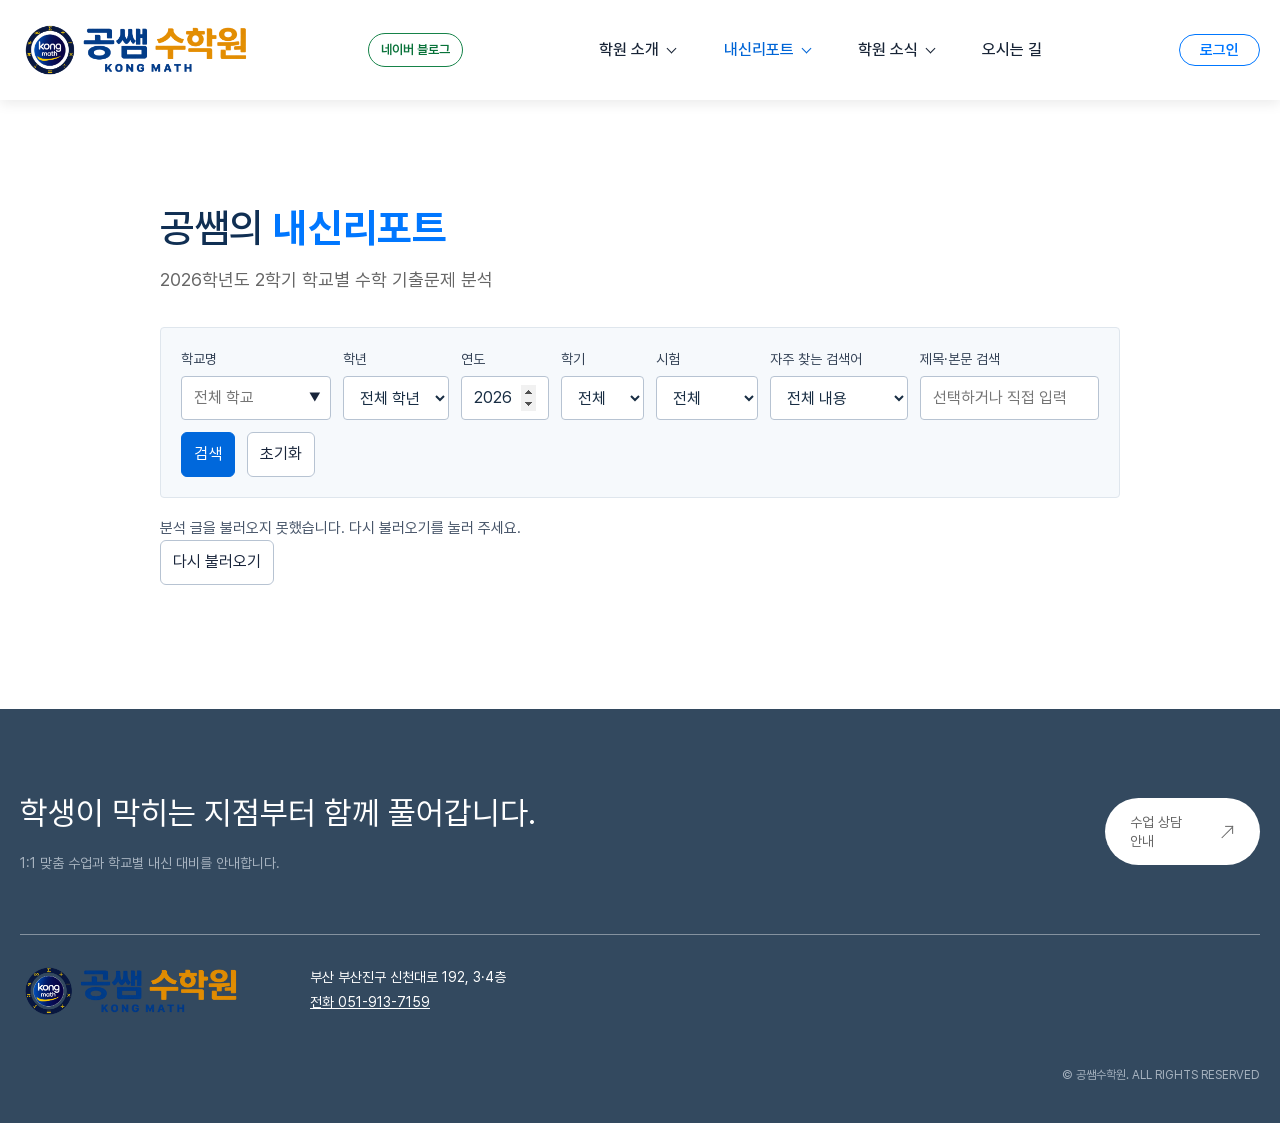
<file: reports.html>
<!DOCTYPE html>
<html lang="ko">

<head>
  <meta charset="UTF-8">
  <meta name="viewport" content="width=device-width, initial-scale=1.0">
  <title>공쌤의 내신리포트 | 공쌤수학원</title>
  <meta name="description" content="부산 공쌤수학원의 학교별 내신 분석, 1:1 맞춤 수업과 상담 안내">
  <meta property="og:type" content="website">
  <meta property="og:locale" content="ko_KR">
  <meta property="og:title" content="공쌤의 내신리포트 | 공쌤수학원">
  <meta property="og:description" content="학교별 내신 분석, 1:1 맞춤 수업과 상담 안내">
  <link rel="canonical" href="https://kongmath.com/reports.html">
  <meta property="og:url" content="https://kongmath.com/reports.html">
  <meta property="og:image" content="https://niccol23.github.io/kongmath/imges/common/kong-math-navy-gold-share.png">
  <meta property="og:image:type" content="image/png">
  <meta property="og:image:width" content="1200">
  <meta property="og:image:height" content="630">
  <meta property="og:image:alt" content="공쌤 수학원 KONG MATH 로고">


  <link rel="icon" type="image/png" sizes="64x64" href="imges/common/kong-math-navy-gold-64.png">
  <link rel="apple-touch-icon" sizes="180x180" href="imges/common/kong-math-navy-gold-180.png">


  <!--font-->
  <link rel="stylesheet" href="css/font.css">

  <!--icon-->


  <!--css-->
  <link rel="stylesheet" href="css/reset.css">

<link rel="stylesheet" href="css/common.css?v=global-overlay-guard">
<link rel="stylesheet" href="css/main.css?v=no-blur-anywhere">

  <!-- 새 헤더의 스타일과 펼침 동작을 불러옵니다. -->
  <link rel="stylesheet" href="css/armi-header.css?v=managed-layout">
  <script defer src="js/board-pagination.js?v=1"></script><script defer src="js/armi-header.js?v=contact-1"></script>

  <!--js-->

  <link rel="stylesheet" href="css/kongmath.css?v=blur-removal">
  <script defer src="js/footer-component.js?v=managed-layout"></script>
  <link rel="stylesheet" href="css/exam-reports.css?v=title-content-align">
  <script defer src="js/exam-reports.js?v=ten-pages-1"></script>
<link rel="stylesheet" href="css/board-theme.css?v=1.24.1">
<link rel="stylesheet" href="https://kongmath.mycafe24.com/wp-admin/admin-post.php?action=km_board_design_css&amp;board=reports">
<link rel="stylesheet" href="css/exam-report-close.css?v=1"><link rel="stylesheet" href="css/report-image-viewer.css?v=1"><script defer src="js/report-image-viewer.js?v=1"></script><link rel="stylesheet" href="css/board-pagination.css?v=1"><script defer src="js/site-image-viewer.js?v=1"></script><script defer src="js/article-reader.js?v=contact-2"></script></head>

<body>
  <div id="wrap">
    <header class="armi-header">
      <div class="inner armi-header-row">
        <h1><a href="./"><img class="kong-header-logo" src="imges/common/kong-math-navy-gold-wordmark.png" alt="공쌤 수학원 KONG MATH"></a></h1>
        <a class="armi-header-login armi-mobile-login" href="https://kongmath.mycafe24.com/wp-admin/admin-post.php?action=km_parent_portal">로그인</a>
        <button type="button" class="armi-mobile-trigger" aria-expanded="false" aria-controls="armi-site-nav">메뉴</button>
        <!-- PC와 모바일이 같은 메뉴와 링크를 사용합니다. -->
        <nav class="armi-nav" id="armi-site-nav" aria-label="주 메뉴">
          <div class="armi-mobile-quick"><a href="https://map.naver.com/p/entry/place/1005775920">오시는 길</a><a href="studyroom.html">관리형 자습실</a></div>
<ul class="armi-nav-items">
<li><button type="button" class="armi-nav-trigger" aria-expanded="false" aria-controls="armi-nav-about">학원 소개</button><div class="armi-nav-panel" id="armi-nav-about" hidden><ul><li><a href="academy.html">학원 소개 전체</a></li><li><a href="studyroom.html">관리형 자습실</a></li><li><a href="tuition.html">수강료 안내</a></li><li><a href="https://kongmath.mycafe24.com/online-consultation/">상담 안내</a></li></ul></div></li>
<li><button type="button" class="armi-nav-trigger" aria-expanded="false" aria-controls="armi-nav-care">내신리포트</button><div class="armi-nav-panel" id="armi-nav-care" hidden><ul><li><a href="reports.html">내신리포트 전체 보기</a></li><li><a href="https://blog.naver.com/PostList.naver?blogId=tyk999&amp;categoryNo=9">네이버 블로그 내신리포트</a></li></ul></div></li>
<li><button type="button" class="armi-nav-trigger" aria-expanded="false" aria-controls="armi-nav-news">학원 소식</button><div class="armi-nav-panel" id="armi-nav-news" hidden><ul><li><a href="notices.html">공지사항</a></li><li><a href="notices.html">홈페이지 학원 소식</a></li><li><a href="daily.html">공쌤수학 일상</a></li><li><a href="students.html">공쌤수학원생 코너</a></li><li><a href="reviews.html">학생·학부모 후기</a></li><li><a href="https://blog.naver.com/tyk999">공쌤수학원 네이버 블로그</a></li></ul></div></li><li><a href="https://map.naver.com/p/entry/place/1005775920">오시는 길</a></li>
</ul></nav>
        <a class="armi-header-login" href="https://kongmath.mycafe24.com/wp-admin/admin-post.php?action=km_parent_portal">로그인</a>
      </div>
    </header>
    <main data-km-board="static">
      <section id="treatment" class="exam-reports" aria-labelledby="exam-reports-title">
        <div class="inner">
          <div class="treatment-title">
            <h2 id="exam-reports-title">공쌤의 <span>내신리포트</span></h2>
            <p>2026학년도 2학기 학교별 수학 기출문제 분석</p>
          </div>
          <div class="exam-report-tools">
            <form class="exam-report-search" id="exam-report-search" role="search" aria-label="시험 분석 찾기">
              <div class="report-school"><label for="report-school">학교명</label><div class="school-combobox"><input id="report-school" name="school" type="text" role="combobox" aria-autocomplete="list" aria-expanded="false" aria-controls="report-school-options" autocomplete="off" maxlength="60" placeholder="전체 학교"><button id="report-school-toggle" type="button" aria-label="학교 목록 열기" aria-controls="report-school-options" aria-expanded="false">▼</button><ul id="report-school-options" role="listbox" aria-label="학교 목록" hidden></ul></div></div>
              <div><label for="report-grade">학년</label><select id="report-grade" name="grade"><option value="">전체 학년</option><option>고3</option><option>고2</option><option>고1</option><option>중3</option><option>중2</option><option>중1</option></select></div>
              <div><label for="report-year">연도</label><input id="report-year" name="year" type="number" min="2000" max="2100" value="2026" placeholder="전체" style="width:88px"></div>
              <div><label for="report-term">학기</label><select id="report-term" name="term"><option value="">전체</option><option value="1">1학기</option><option value="2">2학기</option></select></div>
              <div><label for="report-exam">시험</label><select id="report-exam" name="exam"><option value="">전체</option><option>중간고사</option><option>기말고사</option><option>정기고사</option><option>기타</option></select></div>
              <div><label for="report-keyword-choice">자주 찾는 검색어</label><select id="report-keyword-choice"><option value="">전체 내용</option><option>중간고사</option><option>기말고사</option><option>정기고사</option><option>서술형</option><option>서답형</option><option>고난도</option><option>기출문제</option><option>다음 시험 대비</option><option value="__direct">직접 입력</option></select></div>
              <div class="report-keyword"><label for="report-keyword">제목·본문 검색</label><input id="report-keyword" name="keyword" type="search" maxlength="100" placeholder="선택하거나 직접 입력"></div>
              <button type="submit">검색</button><button type="reset">초기화</button>
            </form>
            <p id="exam-report-status" role="status">분석 글을 불러오는 중입니다.</p>
            <button id="exam-report-retry" type="button" hidden>다시 불러오기</button>
            <noscript><p><a href="https://kongmath.mycafe24.com/wp-admin/admin-post.php?action=km_exam_reports">전체 분석 글과 사진 읽기</a></p></noscript>
          </div>
          <ul class="exam-report-list" id="exam-report-results" aria-busy="true"></ul>
          <nav class="exam-report-paging" id="exam-report-paging" aria-label="분석 목록 페이지"></nav>
        </div>
      </section>
    </main>
    <div data-site-footer></div>
  </div>

</body>
</html>
</file>
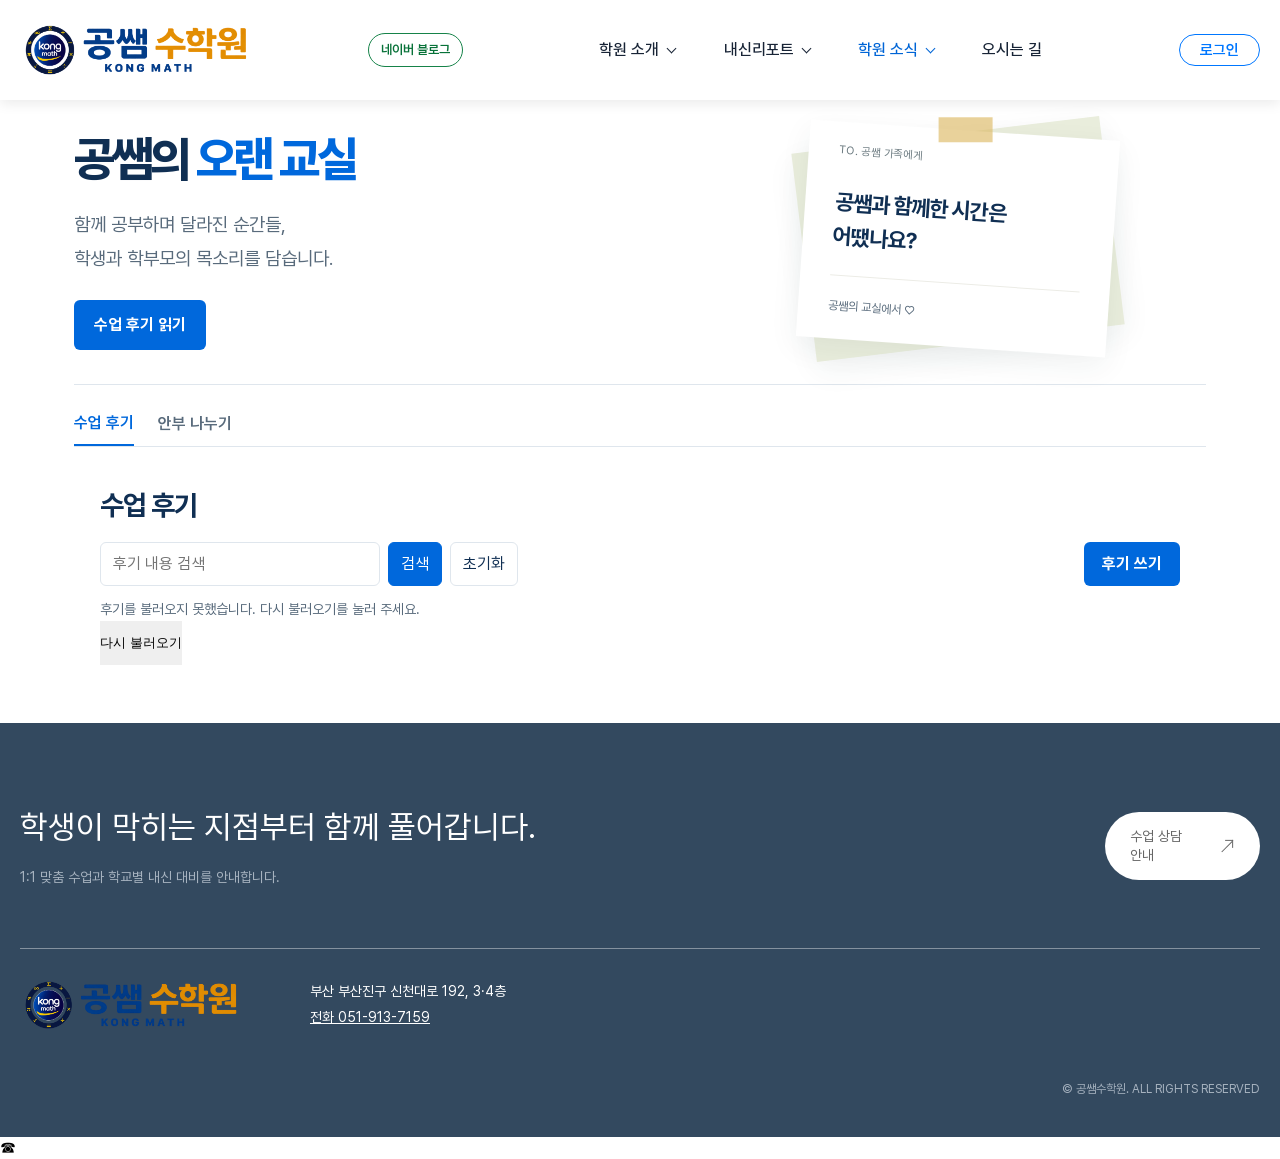
<file: reviews.html>
<!DOCTYPE html>
<html lang="ko">
<head>
  <meta charset="UTF-8">
  <meta name="viewport" content="width=device-width, initial-scale=1.0">
  <title>수업 후기 · 공쌤의 오랜 교실 | 공쌤수학원</title>
  <meta name="description" content="공쌤수학원 수업 후기와 네이버 방문자 리뷰를 확인하세요.">
  <link rel="icon" type="image/png" sizes="64x64" href="imges/common/kong-math-navy-gold-64.png">
  <link rel="apple-touch-icon" sizes="180x180" href="imges/common/kong-math-navy-gold-180.png">
  <link rel="stylesheet" href="css/font.css">
  <link rel="stylesheet" href="css/reset.css">
<link rel="stylesheet" href="css/common.css?v=global-overlay-guard">
  <link rel="stylesheet" href="css/armi-header.css?v=managed-layout">
  <link rel="stylesheet" href="css/reviews.css?v=consented-review-board-2">
  <script defer src="js/board-pagination.js?v=1"></script><script defer src="js/board-compact.js?v=family-review-zoom-1"></script>
  <script defer src="js/armi-header.js?v=contact-1"></script>
  <script defer src="js/reviews.js?v=reader-1"></script>
  <script defer src="js/footer-component.js?v=managed-layout"></script>
<link rel="stylesheet" href="css/board-theme.css?v=1.24.1">
<link rel="stylesheet" href="https://kongmath.mycafe24.com/wp-admin/admin-post.php?action=km_board_design_css&amp;board=reviews">
<link rel="stylesheet" href="css/reviews-managed.css?v=1.30.1">
<link rel="stylesheet" href="css/community-pages.css?v=1.33.0"><script defer src="js/community-review-hero.js?v=1.32.0"></script>
<link rel="stylesheet" href="css/board-pagination.css?v=1"><script defer src="js/site-image-viewer.js?v=1"></script><script defer src="js/article-reader.js?v=contact-2"></script></head>
<body class="reviews-page">
  <div id="wrap">
    <header class="armi-header">
      <div class="inner armi-header-row">
        <h1><a href="index.html"><img class="kong-header-logo" src="imges/common/kong-math-navy-gold-wordmark.png" alt="공쌤 수학원 KONG MATH"></a></h1>
        <button class="armi-header-login armi-mobile-login" type="button" disabled>로그인</button>
        <button type="button" class="armi-mobile-trigger" aria-expanded="false" aria-controls="armi-site-nav">메뉴</button>
        <nav class="armi-nav" id="armi-site-nav" aria-label="주 메뉴">
          <div class="armi-mobile-quick"><a href="https://map.naver.com/p/entry/place/1005775920">오시는 길</a><a href="studyroom.html">관리형 자습실</a></div>
          <ul class="armi-nav-items">
<li><button type="button" class="armi-nav-trigger" aria-expanded="false" aria-controls="armi-nav-about">학원 소개</button><div class="armi-nav-panel" id="armi-nav-about" hidden><ul><li><a href="academy.html">학원 소개 전체</a></li><li><a href="studyroom.html">관리형 자습실</a></li><li><a href="tuition.html">수강료 안내</a></li><li><a href="https://kongmath.mycafe24.com/online-consultation/">상담 안내</a></li></ul></div></li>
            <li><button type="button" class="armi-nav-trigger" aria-expanded="false" aria-controls="armi-nav-care">내신리포트</button><div class="armi-nav-panel" id="armi-nav-care" hidden><ul><li><a href="reports.html">내신리포트 전체 보기</a></li><li><a href="https://blog.naver.com/PostList.naver?blogId=tyk999&amp;categoryNo=9">네이버 블로그 내신리포트</a></li></ul></div></li>
            <li><button type="button" class="armi-nav-trigger" aria-expanded="false" aria-controls="armi-nav-news">학원 소식</button><div class="armi-nav-panel" id="armi-nav-news" hidden><ul><li><a href="notices.html">공지사항</a></li><li><a href="daily.html">공쌤수학 일상</a></li><li><a href="students.html">공쌤수학원생 코너</a></li><li><a href="reviews.html" aria-current="page">학생·학부모 후기</a></li><li><a href="https://blog.naver.com/tyk999">공쌤수학원 네이버 블로그</a></li></ul></div></li>
            <li><a href="https://map.naver.com/p/entry/place/1005775920">오시는 길</a></li>
          </ul>
        </nav>
        <button class="armi-header-login" type="button" disabled>로그인</button>
      </div>
    </header>

    <main data-km-board="static">
      <section class="community-review-hero" aria-labelledby="community-review-title">
 <div class="community-hero-row"><div class="hero-copy"><h1 id="community-review-title">공쌤의 <em>오랜 교실</em></h1><p class="hero-description" data-review-hero="description">함께 공부하며 달라진 순간들,
학생과 학부모의 목소리를 담습니다.</p><a class="community-read" href="#review-list-title" data-review-hero="button">수업 후기 읽기</a></div>
 <div class="hero-art" aria-hidden="true"><div class="paper paper-back"></div><div class="paper paper-front"><span class="paper-pin"></span><small data-review-hero="recipient">TO. 공쌤 가족에게</small><strong data-review-hero="paper">공쌤과 함께한 시간은
어땠나요?</strong><div class="paper-line"></div><span class="hand-sign" data-review-hero="signature">공쌤의 교실에서 ♡</span></div></div></div>
 <nav class="community-tabs" aria-label="오랜 교실 게시판"><a href="reviews.html" aria-current="page">수업 후기</a><a href="family.html">안부 나누기</a></nav></section>

      

      <section class="reviews-section" aria-labelledby="review-list-title">
        <div class="inner">
          <div class="reviews-section__heading">
            
            <h2 id="review-list-title">수업 후기</h2>
            
          </div>
          <div class="review-toolbar"><form id="review-search" class="review-tools" role="search" aria-label="수업 후기 찾기"><label for="review-keyword">후기 내용 검색</label><input id="review-keyword" type="search" placeholder="후기 내용 검색" maxlength="100"><button type="submit">검색</button><button type="button" id="review-reset">초기화</button></form><a class="community-write" href="https://kongmath.mycafe24.com/wp-admin/admin-post.php?action=km_reviews&amp;write=1#write-review">후기 쓰기</a></div><p id="review-status" role="status">후기를 불러오는 중입니다.</p><button type="button" id="review-retry" hidden>다시 불러오기</button><div class="review-grid" data-review-list></div><nav class="review-pages" id="review-pages" aria-label="후기 목록 페이지"></nav>
          <div class="reviews-empty" data-review-empty hidden>
            <h3>등록된 후기가 준비 중입니다.</h3>
            <p>상담을 통해 실제 학습 경험을 확인해보세요.</p>
          </div>
        </div>
      </section>




    </main>

    <div data-site-footer></div>
    <a href="index.html" class="floating-chat" data-mobile-href="tel:0519137159" data-desktop-label="메인 페이지로 이동" data-mobile-label="전화 상담하기" aria-label="메인 페이지로 이동">
      <span class="floating-chat__icon floating-chat__icon--phone" aria-hidden="true">☎</span>
      <span class="floating-chat__icon floating-chat__icon--chat" aria-hidden="true"></span>
    </a>
  </div>
</body>
</html>
</file>
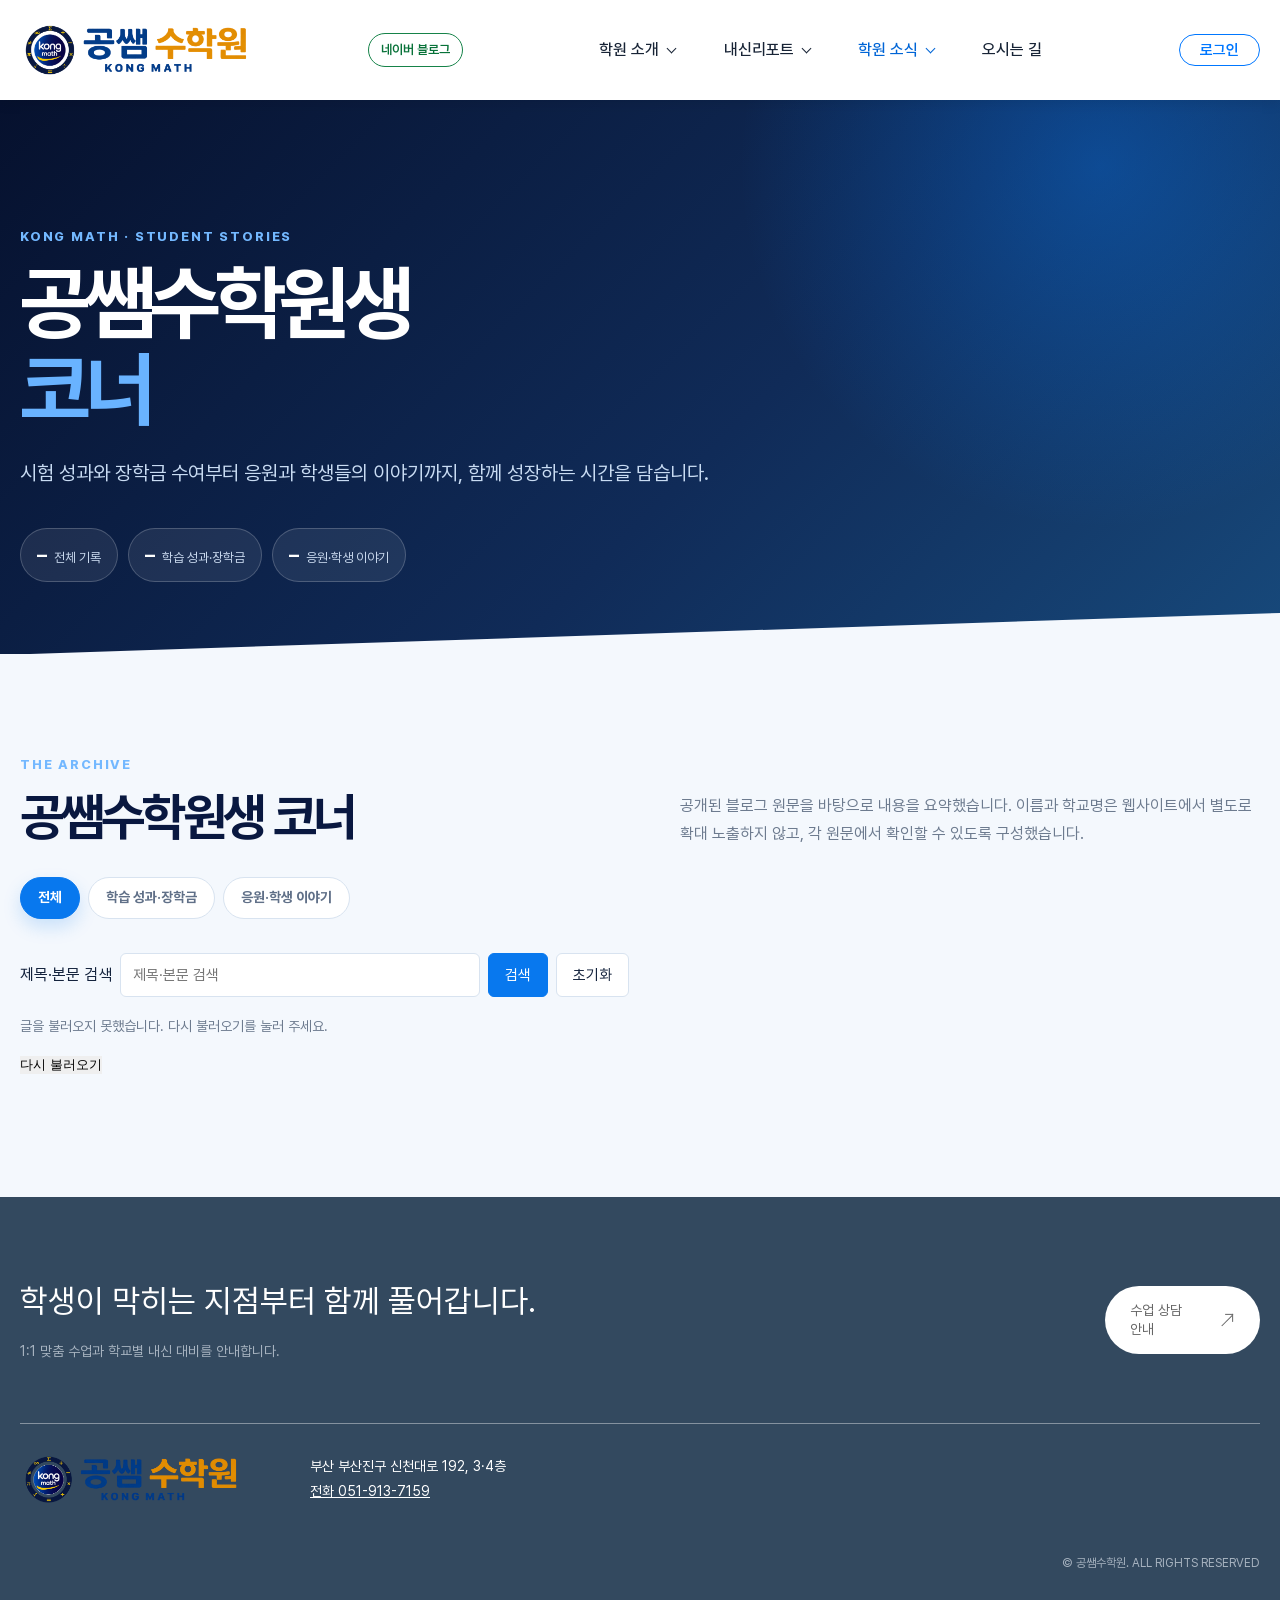
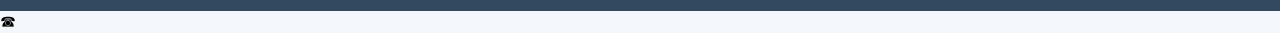
<file: students.html>
<!DOCTYPE html>
<html lang="ko">
<head>
  <meta charset="UTF-8">
  <meta name="viewport" content="width=device-width, initial-scale=1.0">
  <title>공쌤수학원생 코너 | 공쌤수학원</title>
  <meta name="description" content="공쌤수학원생의 학습 성과와 장학금, 응원과 학생들의 이야기를 확인하세요.">
  <meta property="og:type" content="website">
  <meta property="og:locale" content="ko_KR">
  <meta property="og:title" content="공쌤수학원생 코너 | 공쌤수학원">
  <meta property="og:description" content="공쌤수학원생의 학습 성과와 장학금, 응원과 학생들의 이야기를 확인하세요.">
  <link rel="canonical" href="https://kongmath.com/students.html">
  <meta property="og:url" content="https://kongmath.com/students.html">
  <meta property="og:image" content="https://kongmath.com/imges/students/224470495734-01.jpg">
  <link rel="icon" type="image/png" sizes="64x64" href="imges/common/kong-math-navy-gold-64.png">
  <link rel="apple-touch-icon" sizes="180x180" href="imges/common/kong-math-navy-gold-180.png">
  <link rel="stylesheet" href="css/font.css">
  <link rel="stylesheet" href="css/reset.css">
<link rel="stylesheet" href="css/common.css?v=global-overlay-guard">
  <link rel="stylesheet" href="css/armi-header.css?v=managed-layout">
  <link rel="stylesheet" href="css/student-cases.css?v=student-card-expand-fix">
  <script defer src="js/armi-header.js?v=contact-1"></script>
  <script defer src="js/student-case-card.js?v=reader-1"></script>
  <link rel="stylesheet" href="css/board-pagination.css?v=1"><script defer src="js/board-pagination.js?v=1"></script><script defer src="js/student-cases.js?v=student-corner-1.34.0-cards2"></script>
  <script defer src="js/footer-component.js?v=managed-layout"></script>
<link rel="stylesheet" href="css/board-compact.css?v=1.31.4">
<script defer src="js/site-image-viewer.js?v=2"></script><link rel="stylesheet" href="css/card-interactions.css?v=2"><script defer src="js/card-interactions.js?v=1"></script><link rel="stylesheet" href="css/student-corner.css?v=1.34.0-cards3"><script defer src="js/article-reader.js?v=contact-2"></script></head>
<body class="student-cases-page">
  <div id="wrap">
    <header class="armi-header">
      <div class="inner armi-header-row">
        <h1><a href="index.html"><img class="kong-header-logo" src="imges/common/kong-math-navy-gold-wordmark.png" alt="공쌤 수학원 KONG MATH"></a></h1>
        <button class="armi-header-login armi-mobile-login" type="button" disabled>로그인</button>
        <button type="button" class="armi-mobile-trigger" aria-expanded="false" aria-controls="armi-site-nav">메뉴</button>
        <nav class="armi-nav" id="armi-site-nav" aria-label="주 메뉴">
          <div class="armi-mobile-quick"><a href="https://map.naver.com/p/entry/place/1005775920">오시는 길</a><a href="studyroom.html">관리형 자습실</a></div>
          <ul class="armi-nav-items">
<li><button type="button" class="armi-nav-trigger" aria-expanded="false" aria-controls="armi-nav-about">학원 소개</button><div class="armi-nav-panel" id="armi-nav-about" hidden><ul><li><a href="academy.html">학원 소개 전체</a></li><li><a href="studyroom.html">관리형 자습실</a></li><li><a href="tuition.html">수강료 안내</a></li><li><a href="https://kongmath.mycafe24.com/online-consultation/">상담 안내</a></li></ul></div></li>
            <li><button type="button" class="armi-nav-trigger" aria-expanded="false" aria-controls="armi-nav-care">내신리포트</button><div class="armi-nav-panel" id="armi-nav-care" hidden><ul><li><a href="reports.html">내신리포트 전체 보기</a></li><li><a href="https://blog.naver.com/PostList.naver?blogId=tyk999&amp;categoryNo=9">네이버 블로그 내신리포트</a></li></ul></div></li>
            <li><button type="button" class="armi-nav-trigger" aria-expanded="false" aria-controls="armi-nav-news">학원 소식</button><div class="armi-nav-panel" id="armi-nav-news" hidden><ul><li><a href="notices.html">공지사항</a></li><li><a href="daily.html">공쌤수학 일상</a></li><li><a href="students.html" aria-current="page">공쌤수학원생 코너</a></li><li><a href="reviews.html">학생·학부모 후기</a></li><li><a href="https://blog.naver.com/tyk999">공쌤수학원 네이버 블로그</a></li></ul></div></li>
            <li><a href="https://map.naver.com/p/entry/place/1005775920">오시는 길</a></li>
          </ul>
        </nav>
        <button class="armi-header-login" type="button" disabled>로그인</button>
      </div>
    </header>

    <main>
      <section class="student-cases-hero">
        <div class="inner">
          <p class="student-cases-hero__eyebrow">KONG MATH · STUDENT STORIES</p>
          <h2>공쌤수학원생<br><span>코너</span></h2>
          <p class="student-cases-hero__desc">시험 성과와 장학금 수여부터 응원과 학생들의 이야기까지, 함께 성장하는 시간을 담습니다.</p>
          <div class="student-cases-hero__metrics" aria-label="학생 코너 기록 요약">
            <span class="student-cases-metric"><strong data-case-count>–</strong><span>전체 기록</span></span>
            <span class="student-cases-metric"><strong data-achievement-count>–</strong><span>학습 성과·장학금</span></span>
            <span class="student-cases-metric"><strong data-story-count>–</strong><span>응원·학생 이야기</span></span>
          </div>
        </div>
      </section>

      <section class="student-cases-archive" aria-labelledby="student-cases-title">
        <div class="inner">
          <div class="student-cases-section__heading">
            <div>
              <p class="student-cases-section__eyebrow">THE ARCHIVE</p>
              <h2 id="student-cases-title">공쌤수학원생 코너</h2>
            </div>
            <p>공개된 블로그 원문을 바탕으로 내용을 요약했습니다. 이름과 학교명은 웹사이트에서 별도로 확대 노출하지 않고, 각 원문에서 확인할 수 있도록 구성했습니다.</p>
          </div>

          <div class="student-cases-filters" role="group" aria-label="학생 코너 기록 필터">
 <button class="student-cases-filter" type="button" data-case-filter="all" aria-pressed="true">전체</button>
 <button class="student-cases-filter" type="button" data-case-filter="achievement" aria-pressed="false">학습 성과·장학금</button>
 <button class="student-cases-filter" type="button" data-case-filter="story" aria-pressed="false">응원·학생 이야기</button></div>
 <form class="student-corner-search" id="student-corner-search" role="search" aria-label="학생 코너 찾기"><label for="student-corner-keyword">제목·본문 검색</label><input id="student-corner-keyword" type="search" maxlength="100" placeholder="제목·본문 검색"><button type="submit">검색</button><button id="student-corner-reset" type="button">초기화</button></form>
 <p id="student-corner-status" role="status">글을 불러오는 중입니다.</p><button id="student-corner-retry" type="button" hidden>다시 불러오기</button>

          <div class="student-cases-grid" data-student-case-grid aria-live="polite"></div><nav id="student-corner-pages" aria-label="학생 코너 목록 페이지"></nav>

        </div>
      </section>
    </main>

    <div data-site-footer></div>
    <a href="index.html" class="floating-chat" data-mobile-href="tel:0519137159" data-desktop-label="메인 페이지로 이동" data-mobile-label="전화 상담하기" aria-label="메인 페이지로 이동">
      <span class="floating-chat__icon floating-chat__icon--phone" aria-hidden="true">☎</span>
      <span class="floating-chat__icon floating-chat__icon--chat" aria-hidden="true"></span>
    </a>
  </div>
</body>
</html>
</file>
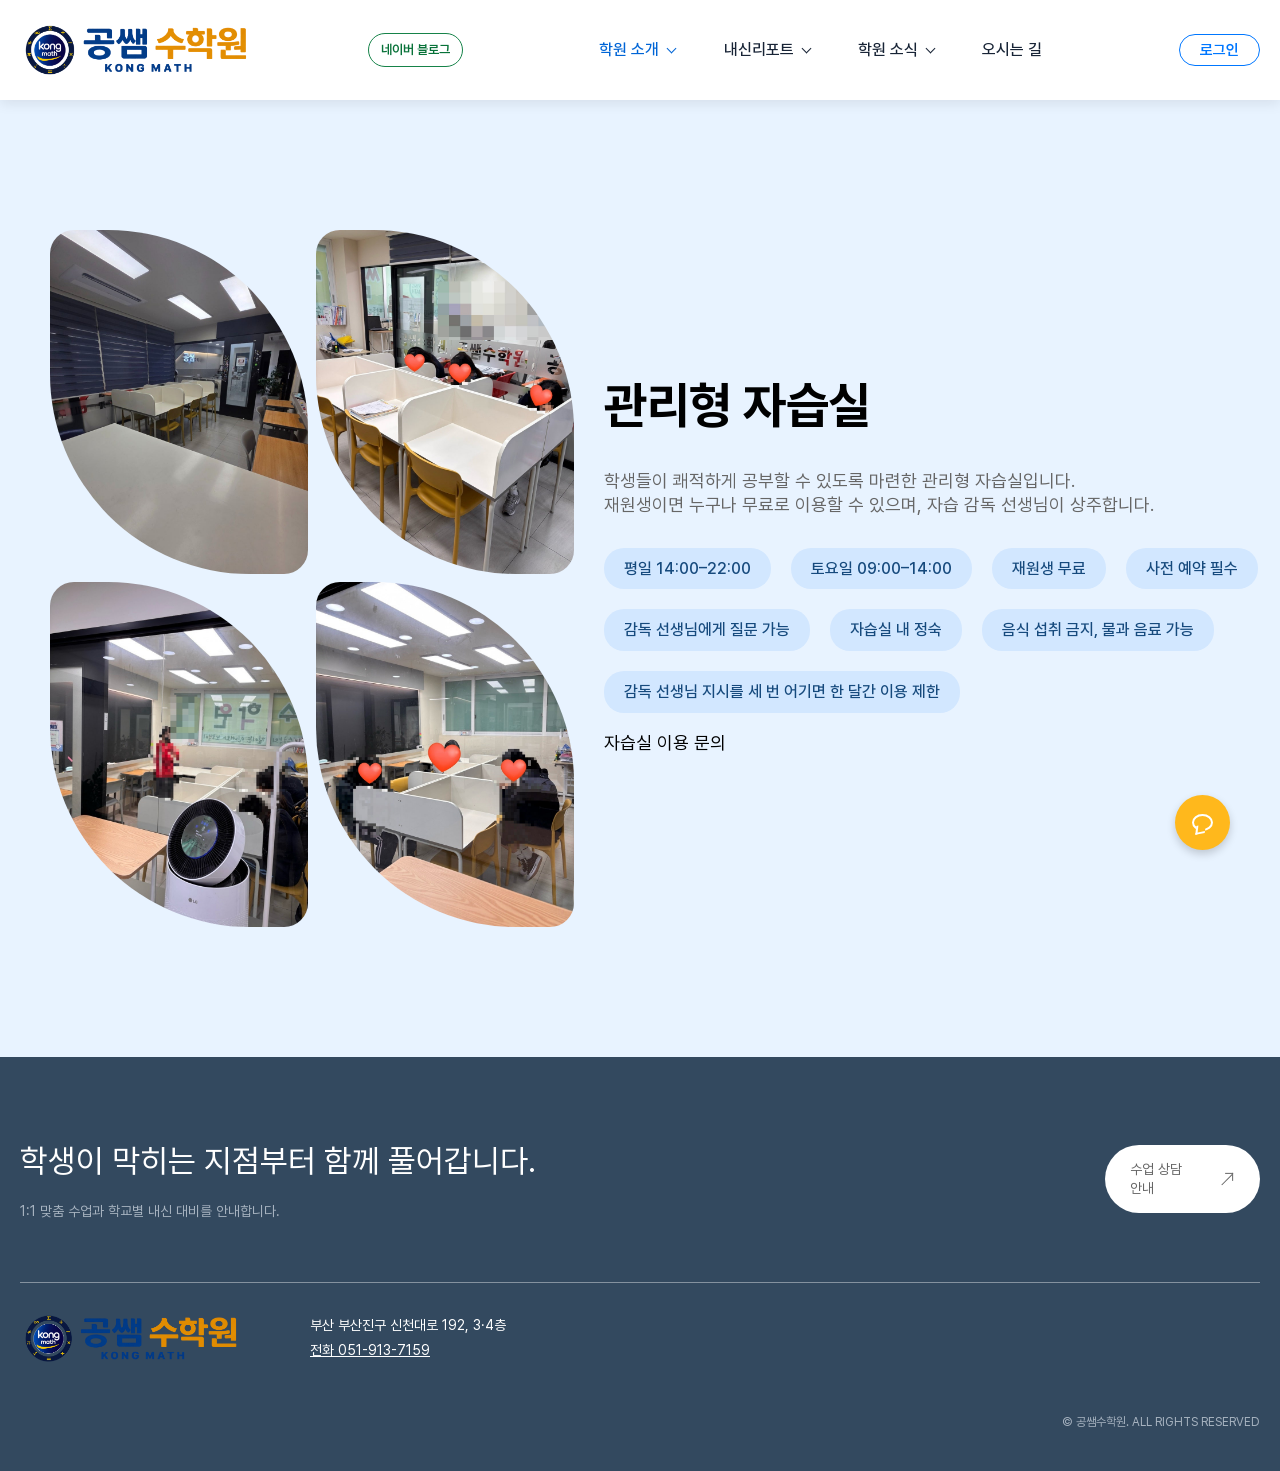
<file: studyroom.html>
<!DOCTYPE html>
<html lang="ko">

<head>
  <meta charset="UTF-8">
  <meta name="viewport" content="width=device-width, initial-scale=1.0">
  <title>관리형 자습실 | 공쌤수학원</title>
  <meta name="description" content="공쌤수학원 관리형 자습실 이용 시간과 이용 안내">
  <link rel="canonical" href="https://kongmath.com/studyroom.html">
  <meta property="og:type" content="website">
  <meta property="og:locale" content="ko_KR">
  <meta property="og:title" content="관리형 자습실 | 공쌤수학원">
  <meta property="og:description" content="공쌤수학원 관리형 자습실 이용 시간과 이용 안내">
  <meta property="og:url" content="https://kongmath.com/studyroom.html">
  <meta property="og:image" content="https://niccol23.github.io/kongmath/imges/common/kong-math-navy-gold-share.png">
  <meta property="og:image:type" content="image/png">
  <meta property="og:image:width" content="1200">
  <meta property="og:image:height" content="630">
  <meta property="og:image:alt" content="공쌤 수학원 KONG MATH 로고">

  <link rel="icon" type="image/png" sizes="64x64" href="imges/common/kong-math-navy-gold-64.png">
  <link rel="apple-touch-icon" sizes="180x180" href="imges/common/kong-math-navy-gold-180.png">
  <link rel="stylesheet" href="css/font.css">
  <link rel="stylesheet" href="css/reset.css">
<link rel="stylesheet" href="css/common.css?v=global-overlay-guard">
<link rel="stylesheet" href="css/main.css?v=no-blur-anywhere">
  <link rel="stylesheet" href="css/armi-header.css?v=managed-layout">
  <link rel="stylesheet" href="css/kongmath.css?v=blur-removal">
  <script defer src="js/armi-header.js?v=contact-1"></script>
  <script defer src="js/footer-component.js?v=managed-layout"></script>
<script defer src="js/site-image-viewer.js?v=1"></script><link rel="stylesheet" href="css/card-interactions.css?v=2"><script defer src="js/card-interactions.js?v=1"></script><script defer src="js/article-reader.js?v=contact-2"></script></head>

<body>
  <div id="wrap">
    <header class="armi-header">
      <div class="inner armi-header-row">
        <h1><a href="index.html"><img class="kong-header-logo" src="imges/common/kong-math-navy-gold-wordmark.png" alt="공쌤 수학원 KONG MATH"></a></h1>
        <a class="armi-header-login armi-mobile-login" href="https://kongmath.mycafe24.com/wp-admin/admin-post.php?action=km_parent_portal">로그인</a>
        <button type="button" class="armi-mobile-trigger" aria-expanded="false" aria-controls="armi-site-nav">메뉴</button>
        <nav class="armi-nav" id="armi-site-nav" aria-label="주 메뉴">
          <div class="armi-mobile-quick"><a href="https://map.naver.com/p/entry/place/1005775920">오시는 길</a><a href="studyroom.html" aria-current="page">관리형 자습실</a></div>
          <ul class="armi-nav-items">
            <li>
              <button type="button" class="armi-nav-trigger" aria-expanded="false" aria-controls="armi-nav-about">학원 소개</button>
              <div class="armi-nav-panel" id="armi-nav-about" hidden>
                <ul>
                  <li><a href="academy.html">학원 소개 전체</a></li>
                  
                  <li><a href="studyroom.html" aria-current="page">관리형 자습실</a></li>
                  <li><a href="tuition.html">수강료 안내</a></li>
                  <li><a href="https://kongmath.mycafe24.com/online-consultation/">상담 안내</a></li>
                </ul>
              </div>
            </li>
            <li>
              <button type="button" class="armi-nav-trigger" aria-expanded="false" aria-controls="armi-nav-care">내신리포트</button>
              <div class="armi-nav-panel" id="armi-nav-care" hidden>
                <ul>
                  <li><a href="reports.html">내신리포트 전체 보기</a></li>
                  <li><a href="https://blog.naver.com/PostList.naver?blogId=tyk999&amp;categoryNo=9">네이버 블로그 내신리포트</a></li>
                </ul>
              </div>
            </li>
            <li>
              <button type="button" class="armi-nav-trigger" aria-expanded="false" aria-controls="armi-nav-news">학원 소식</button>
              <div class="armi-nav-panel" id="armi-nav-news" hidden>
                <ul>
                  <li><a href="notices.html">공지사항</a></li>
                  <li><a href="notices.html">홈페이지 학원 소식</a></li>
                  <li><a href="daily.html">공쌤수학 일상</a></li>
                  <li><a href="students.html">공쌤수학원생 코너</a></li><li><a href="reviews.html">학생·학부모 후기</a></li>
                  <li><a href="https://blog.naver.com/tyk999">공쌤수학원 네이버 블로그</a></li>
                </ul>
              </div>
            </li>
            <li><a href="https://map.naver.com/p/entry/place/1005775920">오시는 길</a></li>
          </ul>
        </nav>
        <a class="armi-header-login" href="https://kongmath.mycafe24.com/wp-admin/admin-post.php?action=km_parent_portal">로그인</a>
      </div>
    </header>

    <main class="studyroom-page">
      <section id="save-teeth">
        <div class="inner">
          <div class="save-img study-room-photos" role="group" aria-label="관리형 자습실 사진">
            <a href="imges/main/about-studyroom-1.jpg"><img src="imges/main/about-studyroom-1.jpg" width="900" height="1200" alt="수업이 끝난 뒤 촬영한 자습실" loading="eager" decoding="async"></a>
            <a href="imges/main/about-studyroom-2.jpg"><img src="imges/main/about-studyroom-2.jpg" width="900" height="1200" alt="학생들이 자습하는 모습" loading="eager" decoding="async"></a>
            <a href="imges/main/about-studyroom-3.jpg"><img src="imges/main/about-studyroom-3.jpg" width="900" height="1200" alt="감독 선생님이 있는 자습실" loading="eager" decoding="async"></a>
            <a href="imges/main/about-studyroom-4.jpg"><img src="imges/main/about-studyroom-4.jpg" width="900" height="1200" alt="첫날 자습실을 이용한 학생들" loading="eager" decoding="async"></a>
          </div>

          <div class="save-txt">
            <h2>관리형 자습실</h2>
            <p>학생들이 쾌적하게 공부할 수 있도록 마련한 관리형 자습실입니다.<br>재원생이면 누구나 무료로 이용할 수 있으며, 자습 감독 선생님이 상주합니다.</p>
            <ul>
              <li>평일 14:00–22:00</li>
              <li>토요일 09:00–14:00</li>
              <li>재원생 무료</li>
              <li>사전 예약 필수</li>
              <li>감독 선생님에게 질문 가능</li>
              <li>자습실 내 정숙</li>
              <li>음식 섭취 금지, 물과 음료 가능</li>
              <li>감독 선생님 지시를 세 번 어기면 한 달간 이용 제한</li>
            </ul>
            <p><a href="https://kongmath.mycafe24.com/wp-admin/admin-post.php?action=km_studyroom_home">자습실 이용 문의</a></p>
          </div>
        </div>
      </section>
    </main>

    <div data-site-footer></div>

    <a href="index.html" class="floating-chat" data-mobile-href="tel:0519137159" data-desktop-label="메인 페이지로 이동" data-mobile-label="전화 상담하기" aria-label="메인 페이지로 이동">
      <span class="floating-chat__icon floating-chat__icon--phone" aria-hidden="true">☎</span>
      <span class="floating-chat__icon floating-chat__icon--chat" aria-hidden="true"></span>
    </a>
  </div>
</body>

</html>
</file>
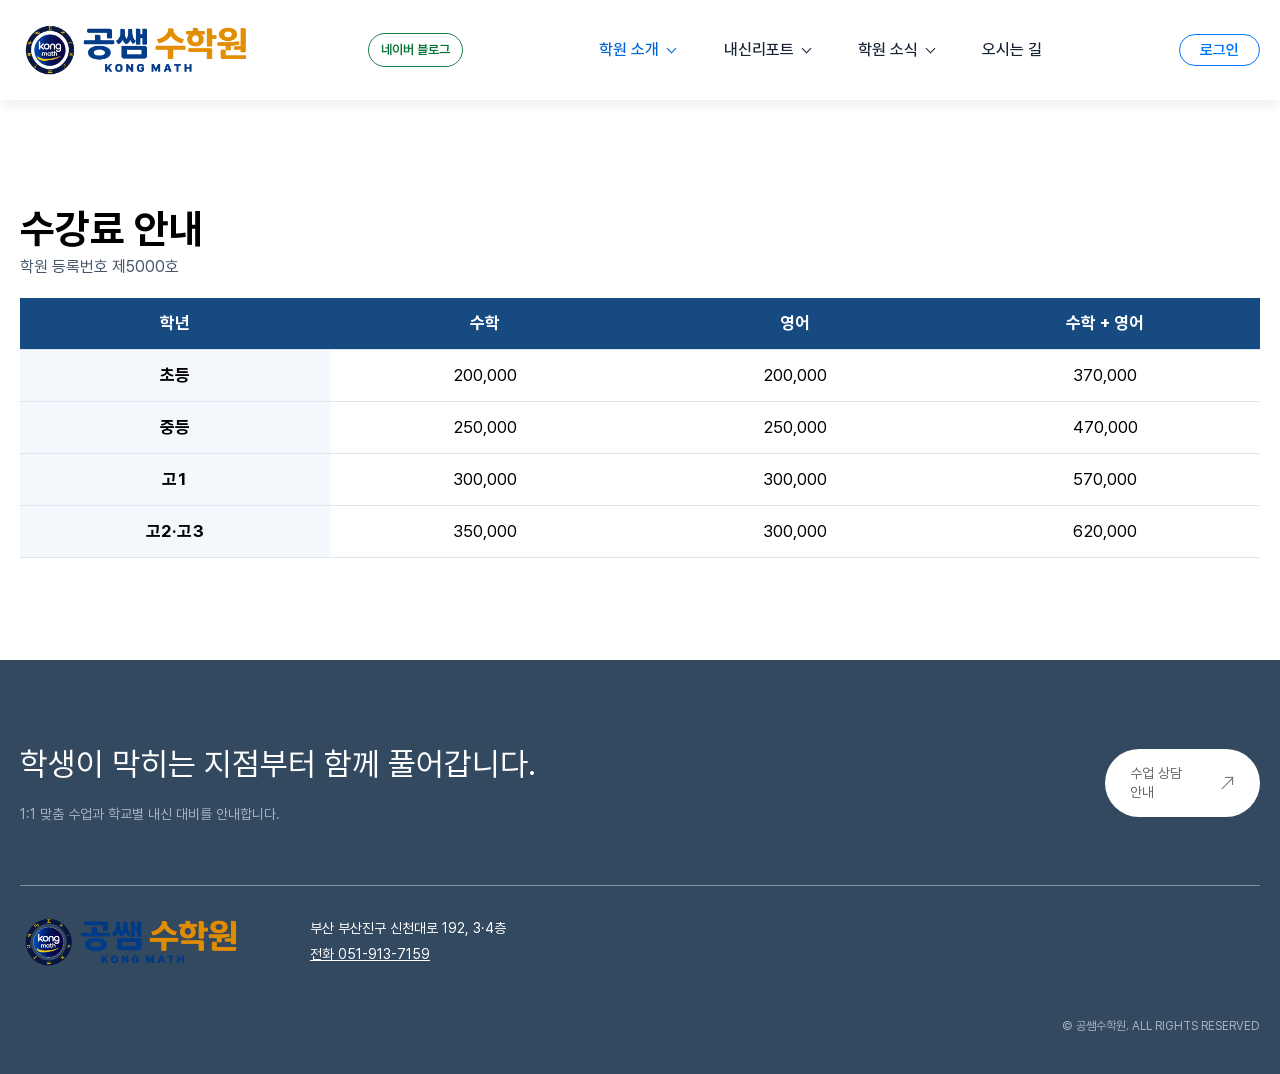
<file: tuition.html>
<!DOCTYPE html>
<html lang="ko">

<head>
  <meta charset="UTF-8">
  <meta name="viewport" content="width=device-width, initial-scale=1.0">
  <title>수강료 안내 | 공쌤수학원</title>
  <meta name="description" content="공쌤수학원 학년별 수학·영어 수강료 안내">
  <meta property="og:type" content="website">
  <meta property="og:locale" content="ko_KR">
  <meta property="og:title" content="수강료 안내 | 공쌤수학원">
  <meta property="og:description" content="공쌤수학원 학년별 수학·영어 수강료 안내">
  <link rel="canonical" href="https://kongmath.com/tuition.html">
  <meta property="og:url" content="https://kongmath.com/tuition.html">
  <meta property="og:image" content="https://niccol23.github.io/kongmath/imges/common/kong-math-navy-gold-share.png">
  <meta property="og:image:type" content="image/png">
  <meta property="og:image:width" content="1200">
  <meta property="og:image:height" content="630">
  <meta property="og:image:alt" content="공쌤 수학원 KONG MATH 로고">


  <link rel="icon" type="image/png" sizes="64x64" href="imges/common/kong-math-navy-gold-64.png">
  <link rel="apple-touch-icon" sizes="180x180" href="imges/common/kong-math-navy-gold-180.png">


  <!--font-->
  <link rel="stylesheet" href="css/font.css">

  <!--icon-->


  <!--css-->
  <link rel="stylesheet" href="css/reset.css">

<link rel="stylesheet" href="css/common.css?v=global-overlay-guard">
<link rel="stylesheet" href="css/main.css?v=no-blur-anywhere">

  <!-- 새 헤더의 스타일과 펼침 동작을 불러옵니다. -->
  <link rel="stylesheet" href="css/armi-header.css?v=managed-layout">
  <script defer src="js/armi-header.js?v=contact-1"></script>

  <!--js-->

  <link rel="stylesheet" href="css/kongmath.css?v=blur-removal">
  <script defer src="js/footer-component.js?v=managed-layout"></script>
  <script defer src="js/home-content.js?v=tuition-admin-1"></script>
<script defer src="js/site-image-viewer.js?v=1"></script><link rel="stylesheet" href="css/card-interactions.css?v=2"><script defer src="js/card-interactions.js?v=1"></script><script defer src="js/article-reader.js?v=contact-2"></script></head>

<body>
  <div id="wrap">
    <header class="armi-header">
      <div class="inner armi-header-row">
        <h1><a href="./"><img class="kong-header-logo" src="imges/common/kong-math-navy-gold-wordmark.png" alt="공쌤 수학원 KONG MATH"></a></h1>
        <a class="armi-header-login armi-mobile-login" href="https://kongmath.mycafe24.com/wp-admin/admin-post.php?action=km_parent_portal">로그인</a>
        <button type="button" class="armi-mobile-trigger" aria-expanded="false" aria-controls="armi-site-nav">메뉴</button>
        <!-- PC와 모바일이 같은 메뉴와 링크를 사용합니다. -->
        <nav class="armi-nav" id="armi-site-nav" aria-label="주 메뉴">
          <div class="armi-mobile-quick"><a href="https://map.naver.com/p/entry/place/1005775920">오시는 길</a><a href="studyroom.html">관리형 자습실</a></div>
<ul class="armi-nav-items">
<li><button type="button" class="armi-nav-trigger" aria-expanded="false" aria-controls="armi-nav-about">학원 소개</button><div class="armi-nav-panel" id="armi-nav-about" hidden><ul><li><a href="academy.html">학원 소개 전체</a></li><li><a href="studyroom.html">관리형 자습실</a></li><li><a href="tuition.html" aria-current="page">수강료 안내</a></li><li><a href="https://kongmath.mycafe24.com/online-consultation/">상담 안내</a></li></ul></div></li>
<li><button type="button" class="armi-nav-trigger" aria-expanded="false" aria-controls="armi-nav-care">내신리포트</button><div class="armi-nav-panel" id="armi-nav-care" hidden><ul><li><a href="reports.html">내신리포트 전체 보기</a></li><li><a href="https://blog.naver.com/PostList.naver?blogId=tyk999&amp;categoryNo=9">네이버 블로그 내신리포트</a></li></ul></div></li>
<li><button type="button" class="armi-nav-trigger" aria-expanded="false" aria-controls="armi-nav-news">학원 소식</button><div class="armi-nav-panel" id="armi-nav-news" hidden><ul><li><a href="notices.html">공지사항</a></li><li><a href="daily.html">공쌤수학 일상</a></li><li><a href="students.html">공쌤수학원생 코너</a></li><li><a href="reviews.html">학생·학부모 후기</a></li><li><a href="https://blog.naver.com/tyk999">공쌤수학원 네이버 블로그</a></li></ul></div></li><li><a href="https://map.naver.com/p/entry/place/1005775920">오시는 길</a></li>
</ul></nav>
        <a class="armi-header-login" href="https://kongmath.mycafe24.com/wp-admin/admin-post.php?action=km_parent_portal">로그인</a>
      </div>
    </header>
    <main>
      <section class="tuition-section" id="tuition" aria-labelledby="tuition-title">
        <div class="inner">
          <div class="tuition-heading">
            <h2 id="tuition-title">수강료 안내</h2>
            <p>학원 등록번호 제5000호</p>
          </div>
          <table class="tuition-table">
            <caption>학년별 수강료 (단위: 원)</caption>
            <thead>
              <tr><th scope="col">학년</th><th scope="col">수학</th><th scope="col">영어</th><th scope="col">수학 + 영어</th></tr>
            </thead>
            <tbody>
              <tr><th scope="row">초등</th><td>200,000</td><td>200,000</td><td>370,000</td></tr>
              <tr><th scope="row">중등</th><td>250,000</td><td>250,000</td><td>470,000</td></tr>
              <tr><th scope="row">고1</th><td>300,000</td><td>300,000</td><td>570,000</td></tr>
              <tr><th scope="row">고2·고3</th><td>350,000</td><td>300,000</td><td>620,000</td></tr>
            </tbody>
          </table>
        </div>
      </section>

    </main>
    <div data-site-footer></div>
  </div>
</body>
</html>
</file>
<file: css/font.css>
@font-face{
  font-family: "pretendard"; /*사용할 이름 정의*/
  src: url(../font/Pretendard-Thin.woff) format("woff"); /*폰트 파일 위치 연결*/
  font-weight: 100;
  font-style: normal;
}

@font-face{
  font-family: "pretendard";
  src: url(../font/Pretendard-ExtraLight.woff) format("woff");
  font-weight: 200;
  font-style: normal;
}

@font-face{
  font-family: "pretendard";
  src: url(../font/Pretendard-Light.woff) format("woff");
  font-weight: 300;
  font-style: normal;
}

@font-face{
  font-family: "pretendard";
  src: url(../font/Pretendard-Regular.woff) format("woff");
  font-weight: 400;
  font-style: normal;
}

@font-face{
  font-family: "pretendard";
  src: url(../font/Pretendard-Medium.woff) format("woff");
  font-weight: 500;
  font-style: normal;
}

@font-face{
  font-family: "pretendard";
  src: url(../font/Pretendard-SemiBold.woff) format("woff");
  font-weight: 600;
  font-style: normal;
}

@font-face{
  font-family: "pretendard";
  src: url(../font/Pretendard-Bold.woff) format("woff");
  font-weight: 700;
  font-style: normal;
}

@font-face{
  font-family: "pretendard";
  src: url(../font/Pretendard-ExtraBold.woff) format("woff");
  font-weight: 800;
  font-style: normal;
}

@font-face{
  font-family: "pretendard";
  src: url(../font/Pretendard-Black.woff) format("woff");
  font-weight: 900;
  font-style: normal;
}
</file>
<file: css/common.css>
@charset "utf-8";

:root {
  --main-font: "pretendard", sans-serif;
  --main-color: #0077FF;
  --sub-color: #E8F3FF;
}

body {
  font-family: var(--main-font);
  font-size: 1.6rem;
  line-height: 1.35;
  color: #000;
  overflow-x: hidden;
}

/* 페이지 전체에 색상 막이나 흐림 효과가 남지 않도록 전역 상태를 고정합니다. */
html,
body,
#wrap {
  filter: none !important;
  backdrop-filter: none !important;
  opacity: 1 !important;
  mix-blend-mode: normal !important;
}

html::before,
html::after,
body::before,
body::after,
#wrap::before,
#wrap::after {
  display: none !important;
  content: none !important;
}

.inner {
  max-width: 1460px;
  margin: 0 auto;
  padding: 0 20px;
}


/*header gnb*/
header {
  position: relative;
  background: #fff;
  box-shadow: 0 4px 12px rgba(0, 0, 0, 0.08);
  height: 100px;
}

header .inner {
  position: relative;
  display: flex;
  justify-content: space-between;
  align-items: center;
  height: 100%;
  z-index: 2;
}

header .inner h1 a {
  display: block;
  line-height: 30px;
}

header .inner h1 a img {
  width: 150px;
}

header .inner .ham {
  display: none;
  cursor: pointer;
  font-size: 2.5rem;
}

header .inner nav {
  display: flex;
  gap: 70px;
}

header .inner .gnb {
  display: flex;
  gap: 10px;
}

header .inner .login a {
  display: inline-block;
  white-space: nowrap;
  padding: 5px 20px;
  border: 1px solid var(--main-color);
  border-radius: 40px;
  font-size: 1.5rem;
  color: var(--main-color);
  font-weight: 600;
  transition: all 0.5s;
}

header .inner .login a:hover {
  background-color: var(--main-color);
  color: #fff;
}

header .inner .utill {
  display: flex;
  gap: 30px;
  align-items: center;
}

header .inner .gnb>li {
  position: relative;
}

header .inner .gnb>li::after {
  content: '';
  display: block;
  height: 2px;
  width: 0;
  position: absolute;
  bottom: 5px;
  left: 0;
  background-color: var(--main-color);
  transition: all 0.5s;
}

header .inner .gnb>li:hover::after {
  width: 100%;
}

header .inner .gnb>li>a {
  display: block;
  padding: 20px 35px 20px;
  font-size: 1.6rem;
  font-weight: 500;
  transition: all 0.5s;
  white-space: nowrap;
}

header .inner .gnb>li:hover>a {
  color: var(--main-color);
  font-weight: 700;
}

header .inner .gnb .depth2 {
  width: 150px;
  position: absolute;
  display: none;
  left: 50%;
  transform: translateX(-50%);
}

header .inner .gnb .depth2 li a {
  display: block;
  padding: 15px 5px;
  text-align: center;
  font-size: 1.5rem;
  font-weight: 500;
  transition: all 0.5s;
}

header .inner .gnb .depth2>li:first-child>a {
  padding-top: 40px;
}

header .inner .gnb .depth2 li:hover a {
  color: var(--main-color);
  font-weight: 700;
}

header .depth2-bg {
  display: none;
  position: absolute;
  top: 100%;
  left: 0;
  width: 100%;
  height: 260px;
  background: #fff;
  box-shadow: 0 8px 12px rgba(0, 0, 0, 0.06);
  z-index: 1;
}

@media(max-width:1200px) {
  header .inner .gnb {
    display: none;
  }

  header .inner .ham {
    display: block;
  }
}

@media(max-width:768px) {
  header {
    height: 70px;
  }

  header .inner h1 a img {
    width: 120px;
  }

  header .inner .ham {
    display: block;
  }

  header .inner .login {
    display: none;
  }
}


/*mgnb-wrap*/
header .mgnb-wrap{
  position: fixed;
  z-index: 998;
  top: 0;
  right: -100%;
  width: 100%;
  height: 100dvh;
  overflow-y: auto;
  padding: 120px 30px;
  background-color: #fff;
}

header .mgnb-wrap .mgnb-bar{
  position: absolute;
  top: 0;
  left: 0;
  z-index: 999;
  width: 100%;
  height: 70px;
  padding: 0 20px;
  display: flex;
  justify-content: space-between;
  align-items: center;
  background-color: #fff;
  box-shadow: 0 4px 12px rgba(0, 0, 0, 0.08);
}

header .mgnb-wrap .mgnb-bar .mgnb-logo img{
  width: 120px;
}

header .mgnb-wrap .mgnb-bar .mgnb-close{
  font-size: 2.3rem;
  cursor: pointer;
}

header .mgnb-wrap h3{
  font-size: 3rem;
  padding: 15px 0;
  border-bottom: 2px solid #ccc;
}

header .mgnb-wrap h3::after{
  content: "ARMI DENTAL CLINIC";
  font-size: 1.4rem;
  font-weight: 400;
  margin-left: 10px;
  color: #ccc;
}

header .mgnb-wrap .mgnb>li .mgnb-select{
  cursor: pointer;
  display: flex;
  justify-content: space-between;
  padding: 20px 10px 10px;
  border-bottom: 1px solid #ccc;
  font-size: 1.8rem;
  font-weight: 500;
  border-left: 5px solid transparent;
}

header .mgnb-wrap .mgnb>li .mgnb-select i{
  color: #999;
}

header .mgnb-wrap .mgnb .mdepth2{
  display: none;
  padding: 10px;
}

header .mgnb-wrap .mgnb .mdepth2 li{
padding: 15px 10px 10px;
border-bottom: 1px solid #ddd;
}

header .mgnb-wrap .mgnb .mdepth2 li a{
  font-size: 1.6rem;
  color: #999;
}

/* mgnb 클릭 후 변환*/
header .mgnb-wrap .mgnb > li .mgnb-select.active {
  color: var(--main-color);
  background-color: #F6F8FA;
  border-left-color: var(--main-color);
  font-weight: 700;
  transition: all 0.5s;
}

header .mgnb-wrap .mgnb-select i {
  display: inline-block;
  transition: transform 0.5s;
}

header .mgnb-wrap .mgnb > li .mgnb-select.active i {
  transform: rotate(-180deg);
  color: var(--main-color);
}

header .mgnb-wrap .mgnb .mdepth2 li a.active{
  color: var(--main-color);
}

/* footer */
.footer {
  padding: 80px 0 40px;
  background: #33495f;
  color: #fff;
}

.footer .footer-inner {
  max-width: 1440px;
  margin: 0 auto;
  padding: 0 20px;
  box-sizing: border-box;
}

/* 상단 문구와 예약 버튼 */
.footer .footer-top {
  display: flex;
  align-items: center;
  justify-content: space-between;
  gap: 30px;
  padding-bottom: 60px;
  border-bottom: 1px solid rgba(255, 255, 255, 0.4);
}

.footer .footer-text h2 {
  margin: 0 0 15px;
  font-size: 32px;
  font-weight: 400;
  line-height: 1.5;
  word-break: keep-all;
}

.footer .footer-text p {
  margin: 0;
  color: #a6b2bf;
  font-size: 14px;
  line-height: 1.6;
}

/* 전화와 오시는 길 버튼은 좁은 화면에서 줄바꿈합니다. */
.footer .footer-actions {
  display: flex;
  flex-wrap: wrap;
  gap: 10px;
}

.footer .footer-blog a,
.footer .reserve-btn {
  display: flex;
  flex-shrink: 0;
  align-items: center;
  justify-content: center;
  gap: 25px;
  padding: 15px 25px;
  border-radius: 50px;
  background: #fff;
  color: #666;
  font-size: 14px;
}

.footer .footer-directions {
  background: transparent;
  color: #fff;
  box-shadow: inset 0 0 0 1px #a6b2bf;
}

.footer .footer-address,
.footer .footer-phone {
  color: #fff;
}

.footer .footer-phone {
  text-decoration: underline;
}

.footer .footer-actions a:focus-visible,
.footer .footer-phone:focus-visible {
  outline: 2px solid #fff;
  outline-offset: 3px;
}

/* 하단 로고와 병원 정보 */
.footer .footer-bottom {
  display: flex;
  align-items: flex-start;
  gap: 70px;
  padding-top: 30px;
}

.footer .footer-logo {
  flex-shrink: 0;
}

.footer .footer-logo img {
  display: block;
  width: 220px;
  height: auto;
  max-width: 100%;
  object-fit: contain;
}

.footer .footer-logo img.kong-footer-logo {
  filter: none;
  opacity: 1;
  mix-blend-mode: normal;
}

.footer .footer-info {
  min-width: 0;
  color: #a6b2bf;
  font-size: 14px;
  line-height: 1.8;
}

.footer .footer-info p {
  margin: 0;
}

.footer .info-top,
.footer .info-contact {
  display: flex;
  flex-wrap: wrap;
  gap: 0 15px;
}

/* 블로그 바로가기 */
.footer .footer-blog a {
  font-family: var(--main-font);
  font-size: 16px;
  line-height: 1.35;
  font-weight: 600;
  transition: color 0.5s;
}

.footer-blog-arrow {
  position: relative;
  flex: 0 0 16px;
  height: 16px;
  transform: rotate(-45deg);
}

.footer-blog-arrow::before,
.footer-blog-arrow::after {
  position: absolute;
  content: "";
}

.footer-blog-arrow::before {
  top: 7.5px;
  left: 0;
  width: 15px;
  border-top: 1px solid currentColor;
}

.footer-blog-arrow::after {
  top: 4px;
  right: 1px;
  width: 7px;
  height: 7px;
  border-top: 1px solid currentColor;
  border-right: 1px solid currentColor;
  transform: rotate(45deg);
}

.footer .footer-blog a:hover {
  color: #33495f;
}

.footer .footer-blog {
  flex-shrink: 0;
  margin-left: auto;
}

.footer .footer-blog img {
  display: block;
  width: 50px;
  height: 50px;
  object-fit: contain;
}

.footer .footer-blog a:focus-visible {
  outline: 2px solid #fff;
  outline-offset: 5px;
}

.footer .copyright {
  margin: 50px 0 0;
  color: #a6b2bf;
  font-size: 12px;
  text-align: right;
}

/* 태블릿 */
@media (max-width: 1024px) {
  .footer {
    padding: 60px 0 30px;
  }

  .footer .footer-text h2 {
    font-size: 24px;
  }

  .footer .footer-bottom {
    flex-wrap: wrap;
    gap: 25px;
  }

  .footer .footer-logo img {
    width: 180px;
  }

  .footer .footer-info {
    flex: 1;
  }
}

/* 모바일 */
@media (max-width: 768px) {
  .footer {
    padding: 40px 0 25px;
  }

  .footer .footer-top {
    flex-direction: column;
    align-items: flex-start;
    gap: 25px;
    padding-bottom: 30px;
    
  }
  

  .footer .footer-text h2 {
    font-size: 20px;
  }

  .footer .footer-text p {
    font-size: 12px;
  }

  .footer .reserve-btn {
    padding: 12px 20px;
    font-size: 12px;
  }

  .footer .footer-bottom {
    gap: 25px;
  }

  .footer .footer-logo img {
    width: 160px;
  }

  .footer .footer-info {
    flex: 0 0 100%;
    order: 3;
    font-size: 12px;
  }

  .footer .footer-blog img {
    width: 40px;
    height: 40px;
  }

  .footer .copyright {
    margin-top: 30px;
    font-size: 10px;
    text-align: left;
  }
}

/* 공쌤수학원 로고 브랜드 색상: 첨부 기준 */
:root {
  --logo-blue: #023D89;
  --logo-orange: #E28E02;
  --logo-navy: #091840;
}

.armi-header .inner h1 a img.kong-header-logo,
.footer .footer-logo img.kong-footer-logo {
  filter: none;
  opacity: 1;
  mix-blend-mode: normal;
}
</file>
<file: css/main.css>
@charset "utf-8";

main {
  position: relative;
  z-index: 0;
}

main #main-visual>.inner {
  display: flex;
  justify-content: space-between;
  gap: 80px;
  align-items: center;
  padding: 100px 0;
}

#main-visual .visual-img {
  width: calc(100% / 2);
  height: 650px;
  border-radius: 50px;
  overflow: hidden;
  flex-shrink: 0;
}

#main-visual .visual-img .swiper-slide {
  height: 100%;
  overflow: hidden;
}

#main-visual .visual-img .swiper-slide img {
  display: block;
  width: 100%;
  height: 100%;
  object-fit: cover;
}

#main-visual .visual-text {
  width: calc(100% / 2);
}

#main-visual .visual-text h2 {
  font-size: 5rem;
  margin-bottom: 30px;
  white-space: nowrap;
}

#main-visual h2 span {
  color: var(--main-color);
}

#main-visual .visual-text .visual-en {
  letter-spacing: 0.17em;
  color: var(--main-color);
  font-weight: 700;
  margin-bottom: 10px;
  font-size: 1.4rem;
  white-space: nowrap;
}

#main-visual .visual-text .visual-desc {
  font-size: 1.6rem;
  color: #666;
  white-space: nowrap;
}

#main-visual .visual-content {
  width: calc(100% / 2);
}

#main-visual .visual-top {
  width: 100%;
}

#main-visual .visual-text-swiper {
  width: 100%;
  overflow: hidden;
}

#main-visual .visual-text-swiper .swiper-slide {
  width: 100%;
}

#main-visual .visual-pagination {
  gap: 30px;
  margin: 30px 0;
}

#main-visual .visual-pagination .swiper-pagination-bullet {
  width: 10px;
  height: 10px;
  background: #ddd;
  opacity: 1;
  border-radius: 10px;
  transition: all 0.6s;
}

#main-visual .visual-pagination .swiper-pagination-bullet-active {
  width: 30px;
  background: var(--main-color);
}

#main-visual .visual-content .visual-info {
  display: flex;
  justify-content: space-between;
  gap: 15px;
}

#main-visual .visual-content .visual-info>div {
  flex: 1;
  border-radius: 20px;
  box-shadow: 0 0 8px rgba(0, 0, 0, 0.06);
  padding: 30px;
}

#main-visual .visual-content .visual-info .hours-card h3 {
  font-size: 2rem;
  margin-bottom: 20px;
}

#main-visual .visual-content .visual-info .hours-card dl.hours-list div {
  display: flex;
  justify-content: space-between;
  margin-bottom: 15px;
  font-weight: 500;
}

#main-visual .hours-list dt,
#main-visual .hours-list dd {
  white-space: nowrap;
}

#main-visual .visual-content .visual-info .hours-card dl.hours-list div dt .night {
  display: inline-block;
  background-color: var(--sub-color);
  color: var(--main-color);
  border-radius: 12px;
  padding: 3px 10px;
  font-size: 1.4rem;
  margin-right: 7px;
}

#main-visual .visual-content .visual-info .hours-card dl.hours-list div.holiday {
  color: var(--main-color);
  margin-bottom: 15px;
}

#main-visual .visual-content .visual-info .hours-card ul.break-time {
  background-color: var(--sub-color);
  padding: 10px 15px;
  border-radius: 15px;
  align-items: center;
  display: flex;
  justify-content: space-between;
}

#main-visual .visual-content .visual-info .hours-card ul.break-time li {
  color: var(--main-color);
  font-weight: 500;
  white-space: nowrap;
}

#main-visual .visual-content .visual-info .hours-card ul.break-time li i {
  margin-right: 7px;
}

#main-visual .visual-content .visual-info .contact-card {
  padding: 60px 30px;

}

#main-visual .visual-content .visual-info .contact-card .address {
  display: flex;
  align-items: flex-start;
  margin-bottom: 40px;
}

#main-visual .visual-content .visual-info .contact-card .address i {
  margin-right: 10px;
  color: var(--main-color);
  font-size: 2.4rem;
  flex-shrink: 0;
}

#main-visual .visual-content .visual-info .contact-card .address p {
  font-size: 2rem;
  font-weight: 500;
  white-space: nowrap;
}

#main-visual .visual-content .visual-info .contact-card .phone {
  display: flex;
  align-items: center;
  white-space: nowrap;
}

#main-visual .visual-content .visual-info .contact-card .phone i {
  margin-right: 10px;
  color: var(--main-color);
  font-size: 2.4rem;
}

#main-visual .visual-content .visual-info .contact-card .phone span {
  font-size: 2rem;
  font-weight: 500;
}

#main-visual .main-link {
  border-bottom: 1px solid var(--main-color);
  border-top: 1px solid var(--main-color);
}

#main-visual .main-link .inner {
  display: flex;
  justify-content: space-between;
}

#main-visual .main-link .inner div a {
  display: block;
  padding: 40px 0;
  color: var(--main-color);
  font-weight: 600;
  font-size: 1.6rem;
}

#main-visual .main-link .inner div a i {
  margin-right: 7px;
  align-items: center;
}

#main-visual .visual-btn {
  display: none;
}

#main-visual .visual-btn a i{
  margin-right: 7px;
}

#main-visual .visual-btn a {
  padding: 15px 30px;
  background: var(--main-color);
  color: #fff;
  border-radius: 30px;
  font-weight: 500;
  display: block;
  align-items: center;
  justify-content: center;
}

#main-visual .visual-img .main-tab-img {
  display: none;
}

@media (max-width: 1200px) {

  #main-visual .visual-text .visual-en {
    font-size: 1.2rem;
  }

  #main-visual .visual-text .visual-desc {
    line-height: 1.35;
  }

  #main-visual .visual-btn {
    display: flex;
    gap: 20px;
  }

  #main-visual .visual-top {
    width: calc(50% - 20px);
    flex-shrink: 0;
    display: flex;
    flex-direction: column;
    justify-content: center;
    gap: 50px;
  }

  /* 하단 링크, 페이지네이션 숨기기 */
  #main-visual .main-link,
  #main-visual .visual-pagination {
    display: none;
  }

  /* 전체 영역 */
  main #main-visual>.inner {
    flex-wrap: wrap;
    justify-content: space-between;
    align-items: center;
    column-gap: 40px;
    row-gap: 30px;
    padding: 50px 20px;
  }

  /* 오른쪽 콘텐츠 묶음 해제 */
  #main-visual .visual-content {
    display: contents;
  }

  /* 이미지 */
  #main-visual .visual-img {
    width: calc(50% - 20px);
    height: 500px;
    flex-shrink: 0;
    border-radius: 30px;
  }

  /* 메인 문구 */
  #main-visual .visual-text h2 {
    margin-bottom: 10px;
    font-size: 4rem;
    line-height: 1.35;
  }

  /* 카드 영역 */
  #main-visual .visual-content .visual-info {
    width: 100%;
    gap: 30px;
  }

  #main-visual .visual-content .visual-info>div {
    flex: 1;
  }

  #main-visual .visual-top .visual-text-swiper {
    max-width: 100%;
  }

  /* PC 이미지 숨김 */
  #main-visual .visual-img .swiper-slide .main-pc-img {
    display: none;
  }

  /* 태블릿 이미지 표시 */
  #main-visual .visual-img .main-tab-img {
    display: block;
  }
}

@media (max-width: 768px) {

  /* 전체 세로 배치 */
  main #main-visual>.inner {
    flex-direction: column;
    align-items: stretch;
    gap: 20px;
  }

  #main-visual .visual-img {
    width: 100%;
    height: 300px;
    border-radius: 18px;
  }

  #main-visual .visual-top {
    width: 100%;
    transform: none;
  }

  #main-visual .visual-top .visual-text-swiper {
    max-width: 100%;
  }

  #main-visual .visual-top .visual-text-swiper .swiper-slide .visual-text {
    width: 100%;
    margin-top: 0;
  }

  #main-visual .visual-top .visual-text-swiper .swiper-slide .visual-text .visual-en {
    display: none;
  }

  /* 모바일 문구 크기 */
  #main-visual .visual-text h2 {
    font-size: 4rem;
    margin-bottom: 5px;
  }

  /* 버튼 */
  #main-visual .visual-btn {
    flex-wrap: wrap;
    gap: 10px;
  }

  /* 카드 세로 정렬 */
  #main-visual .visual-content .visual-info {
    display: flex;
    flex-direction: column;
    width: 100%;
    gap: 15px;
  }

  #main-visual .visual-content .visual-info>div {
    width: 100%;
    height: auto;
    flex: none;
    padding: 25px 30px;
    border-radius: 18px;
  }

  /* 오시는 길 먼저 */
  #main-visual .visual-content .visual-info .contact-card {
    order: 1;
    padding: 20px;
  }

  /* 진료시간 나중 */
  #main-visual .visual-content .visual-info .hours-card {
    order: 2;
  }

  /* 오시는 길 */
  #main-visual .visual-content .visual-info .contact-card .address {
    margin-bottom: 0;
  }

  #main-visual .visual-content .visual-info .contact-card .address p br {
    display: none;
  }

  #main-visual .visual-content .visual-info .contact-card .address p {
    font-size: 1.8rem;
  }

  #main-visual .contact-card .address i {
    font-size: 1.8rem;
  }

  #main-visual .visual-content .visual-info .contact-card .phone {
    display: none;
  }
}



#clinic-intro {
  width: 100%;
  background-color: #fff;
}

#clinic-intro .inner {
  min-height: 600px;
  margin: 0 auto;
  padding-top: 100px;
  padding-bottom: 100px;
  display: flex;
  flex-wrap: wrap;
  justify-content: space-between;
  align-content: space-between;
  column-gap: 200px;
}

/* 20년 경력 */
#clinic-intro .intro-career {
  width: calc(30% - 100px);
  padding-top: 15px;
}

#clinic-intro .career-label {
  font-size: 1.8rem;
  font-weight: 500;
  margin-bottom: 20px;
  color: var(--main-color);
}

#clinic-intro .career-number {
  display: flex;
  align-items: baseline;
  gap: 12px;
  font-size: 2rem;
  font-weight: 500;
}

#clinic-intro .career-number strong.count-num {
  color: var(--main-color);
  font-size: 12rem;
  font-weight: 500;
  line-height: 1;
}

/* 메인 문구 */
#clinic-intro .intro-content {
  width: calc(70% - 100px);
  padding-top: 35px;
}

#clinic-intro .intro-content h2 {
  font-size: 4rem;
  line-height: 1.4;
  font-weight: 500;
  letter-spacing: -0.01em;
  margin-bottom: 30px;
}

#clinic-intro .intro-content h2 span {
  font-weight: 700;
  color: var(--main-color);
}

#clinic-intro .intro-desc {
  font-size: 1.8rem;
  line-height: 1.6;
  color: #666;
}

/* 하단 진료 철학 */
#clinic-intro .intro-values {
  display: flex;
  width: 100%;
  gap: 30px;
  margin-top: 150px;
}

#clinic-intro .value-item {
  flex: 1;
  padding-top: 20px;
  border-top: 1px solid var(--main-color);
}

#clinic-intro .value-item h3 {
  font-size: 2rem;
  font-weight: 600;
  margin-bottom: 12px;
  color: var(--main-color);
}

#clinic-intro .value-item p {
  font-size: 1.7rem;
  line-height: 1.6;
  color: var(--main-color);
}

@media (max-width: 1200px) {

  #clinic-intro {
    min-height: auto;
    background: #fff;
    color: #000;
  }

  #clinic-intro .inner {
    min-height: auto;
    padding: 80px 40px;
    flex-direction: column;
    align-items: center;
    gap: 100px;
  }

  /* 경력 정보 숨김 */
  #clinic-intro .intro-career {
    display: none;
  }

  /* 메인 문구 중앙 */
  #clinic-intro .intro-content {
    width: 100%;
    padding-top: 0;
    text-align: center;
  }

  #clinic-intro .intro-content h2 {
    line-height: 1.35;
    margin-bottom: 30px;
  }

  #clinic-intro .intro-content h2 span {
    color: var(--main-color);
  }

  #clinic-intro .intro-desc {
    font-size: 1.6rem;
    line-height: 1.5;
    color: #999;
  }

  /* 3가지 철학 가로 정렬 */
  #clinic-intro .intro-values {
    width: 100%;
    display: flex;
    gap: 30px;
    margin-top: 0;
  }

  #clinic-intro .value-item {
    flex: 1;
    padding-top: 20px;
    border-top: 1px solid var(--main-color);
  }

  #clinic-intro .value-item h3 {
    font-size: 1.8rem;
    color: var(--main-color);
  }

  #clinic-intro .value-item p {
    font-size: 1.6rem;
    line-height: 1.6;
    color: #999;
  }
}

@media (max-width: 768px) {

  #clinic-intro .inner {
    padding: 50px 20px;
    gap: 70px;
  }

  /* 메인 문구 */
  #clinic-intro .intro-content {
    width: 100%;
    text-align: center;
  }

  #clinic-intro .intro-content h2 {
    font-size: 3.5rem;
    line-height: 1.4;
    margin-bottom: 20px;
    letter-spacing: -0.01em;
  }

  #clinic-intro .intro-desc {
    line-height: 1.7;
    color: #999;
  }

  /* 3가지 철학 세로 배치 */
  #clinic-intro .intro-values {
    display: flex;
    flex-direction: column;
    gap: 50px;
    width: 100%;
  }

  #clinic-intro .value-item {
    width: 300px;
    flex: none;
    padding-top: 15px;
    border-top: 1px solid var(--main-color);
    text-align: center;
    margin: 0 auto;
  }

}

/*치료 종류*/
#treatment {
  width: 100%;
  padding: 100px 0;
  overflow: hidden;
  background: #fff;
  white-space: normal;
}

/* 제목 */
#treatment .treatment-title {
  margin-bottom: 80px;
}

#treatment .treatment-title h2 {
  font-size: 4rem;
  font-weight: 500;
  line-height: 1.4;
  letter-spacing: -0.01em;
  margin-bottom: 10px;
}

#treatment .treatment-title h2 span {
  color: var(--main-color);
  font-weight: 700;
}

#treatment .treatment-title p {
  font-size: 1.8rem;
  line-height: 1.6;
  color: #666;
}

/* Swiper */
#treatment .treatment-swiper {
  width: 100%;
  overflow: visible;
}

#treatment .swiper-wrapper {
  display: flex;
  align-items: center;
}

#treatment .swiper-slide {
  height: auto;
  transition: transform 0.5s ease,
    filter 0.5s ease;
}

#treatment .swiper-slide a {
  display: block;
  overflow: hidden;
  border-radius: 20px;
  background: #fff;
  box-shadow: 0 3px 10px rgba(0, 0, 0, 0.06);
  color: #000;
  transition: all 0.5s;
}

#treatment .treatment-name :is(h3, i) {
  color: var(--treatment-accent, inherit);
  transition: color 180ms ease;
}

#treatment .swiper-slide > a:is(:focus-visible, :active) {
  --treatment-accent: var(--main-color);
  --treatment-arrow-shift: translate(3px, -3px);
}

@media (hover: hover) {
  #treatment .swiper-slide > a:hover {
    --treatment-accent: var(--main-color);
    --treatment-arrow-shift: translate(3px, -3px);
  }
}

@media (prefers-reduced-motion: no-preference) {
  #treatment .treatment-name i {
    transform: var(--treatment-arrow-shift, none);
    transition: color 180ms ease, transform 180ms ease;
  }
}

/* 이미지 */
#treatment .treatment-img {
  width: 100%;
  height: 290px;
  overflow: hidden;
  background: #f8f8f8;
}

#treatment .treatment-img img {
  display: block;
  width: 100%;
  height: 100%;
  object-fit: cover;
  transition: transform 0.5s ease;
}

/* 카드 내용 */
#treatment .treatment-info {
  min-height: 145px;
  padding: 20px;
  box-sizing: border-box;
}

#treatment .treatment-info small {
  display: block;
  font-size: 1.2rem;
  color: #999;
  margin-bottom: 10px;
}

#treatment .treatment-name {
  display: flex;
  justify-content: space-between;
  align-items: center;
  margin-bottom: 12px;
}

#treatment .treatment-name h3 {
  font-size: 2rem;
  font-weight: 600;
}

#treatment .treatment-name i {
  font-size: 1.8rem;
}

#treatment .treatment-info p {
  font-size: 1.5rem;
  line-height: 1.6;
  color: #595959;
}

#treatment .treatment-notice {
  margin-top: 50px;
  text-align: right;
  font-size: 1.2rem;
  color: #999;
}

@media (max-width: 1200px) {

  #treatment {
    padding: 80px 0;
  }

  #treatment .inner {
    padding: 0;
  }

  /* 제목 중앙 */
  #treatment .treatment-title {
    text-align: center;
    padding: 0 40px;
    margin-bottom: 70px;
  }

  #treatment .treatment-title h2 {
    font-size: 5rem;
    margin-bottom: 25px;
  }

  #treatment .treatment-title p {
    font-size: 1.8rem;
  }

  /* 슬라이더 */
  #treatment .treatment-swiper {
    width: 100%;
    overflow: visible;
  }

  /* 내신리포트 슬라이드는 모든 카드가 항상 선명하게 표시됩니다. */
  #treatment .swiper-slide {
    opacity: 1;
  }

  #treatment .treatment-img {
    height: 300px;
  }

  #treatment .treatment-info {
    min-height: 150px;
  }

  #treatment .treatment-name h3 {
    font-size: 2rem;
  }

  #treatment .treatment-info p {
    font-size: 1.6rem;
  }

  #treatment .treatment-notice {
    padding: 0 40px;
    text-align: center;
    margin-top: 40px;
  }
}

@media (max-width: 768px) {

  #treatment .treatment-title {
    padding: 0;
    margin-bottom: 50px;
  }

  #treatment .treatment-title h2 {
    font-size: 3.4rem;
    line-height: 1.4;
    margin-bottom: 20px;
  }

  #treatment .treatment-title p {
    font-size: 1.4rem;
    line-height: 1.7;
  }

  #treatment .treatment-img {
    height: 220px;
  }

  #treatment .treatment-info {
    min-height: 140px;
    padding: 15px;
  }

  #treatment .treatment-info small {
    font-size: 1.1rem;
  }

  #treatment .treatment-name h3 {
    font-size: 1.8rem;
  }

  #treatment .treatment-info p {
    font-size: 1.3rem;
  }

  #treatment .treatment-notice {
    font-size: 1.1rem;
    line-height: 1.6;
    padding: 0 20px;
    margin-top: 30px;
  }
}

/*내치아 살리기*/
#save-teeth {
  padding: 100px 0;
  background-color: var(--sub-color);
}

#save-teeth .inner {
  display: flex;
  justify-content: space-between;
  align-items: center;
}

#save-teeth .inner>div.save-img {
  width: 540px;
  overflow: hidden;
  margin: 30px;
}

#save-teeth .inner>div.save-img img {
  border-radius: 24px 200px 24px 200px;
  transition: border-radius 0.5s ease;
  width: 100%;
}

#save-teeth .inner>div.save-txt {
  width: 675px;
}

#save-teeth .inner>div.save-txt h2 {
  font-size: 5rem;
  margin-bottom: 30px;
  letter-spacing: -0.01em;
}

#save-teeth .inner>div.save-txt p {
  font-size: 1.8rem;
  color: #666;
  margin-bottom: 30px;
}

#save-teeth .inner>div.save-txt ul {
  display: flex;
  flex-wrap: wrap;
  gap: 20px;
  margin-bottom: 18px;
}

#save-teeth .inner>div.save-txt ul li {
  background-color: #d2e7ff;
  color: #164a7d;
  padding: 10px 20px;
  border-radius: 20px;
  font-weight: 500;
}

#save-teeth .inner>div.save-txt .save-btn {
  text-align: left;
}

#save-teeth .inner>div.save-txt .save-btn a {
  display: inline-block;
  border: 1px solid #0067d7;
  background-color: #0067d7;
  padding: 12px 30px;
  color: #fff;
  border-radius: 30px;
  font-weight: 600;
  transition: background-color 0.5s, color 0.5s;
}

#save-teeth .inner>div.save-txt .save-btn a i {
  margin-left: 10px;
}

#save-teeth .inner>div.save-txt .save-btn a:hover,
#save-teeth .inner>div.save-txt .save-btn a:focus-visible {
  background-color: #0054b0;
}

@media (max-width: 1200px) {
  #save-teeth {
    padding: 80px 0;
    background-color: #fff;
  }

  #save-teeth .inner>div.save-img img {
    border-radius: 0;
  }

  #save-teeth .inner>div.save-txt h2 {
    font-size: 3.5rem;
    margin-bottom: 30px;
  }

  #save-teeth .inner>div.save-txt p {
    font-size: 1.8rem;
  }

  #save-teeth .inner>div.save-txt ul {
    gap: 10px;
  }

  #save-teeth .inner>div.save-txt .save-btn a {
    padding: 10px 20px;
    font-size: 1.4rem;
  }

  #save-teeth .inner>div.save-txt ul li {
    padding: 5px 15px;
    border-radius: 20px;
    font-weight: 500;
    font-size: 1.4rem;
  }
}

@media (max-width: 768px) {
  #save-teeth .inner {
    flex-direction: column;
    text-align: center;
  }

  #save-teeth .inner>div.save-img {
    width: 100%;
    margin-bottom: 20px;
  }

  #save-teeth .inner>div.save-txt {
    width: 100%;
  }

  #save-teeth .inner>div.save-txt h2 {
    font-size: 3rem;
  }

  #save-teeth .inner>div.save-txt p {
    font-size: 1.6rem;
  }

  #save-teeth .inner>div.save-txt ul {
    justify-content: center;
  }

  #save-teeth .inner>div.save-txt .save-btn {
    text-align: center;
  }
}

/* 스크롤로 처음 들어온 섹션에서만 사진과 문구를 짧게 보여줍니다. */
@media (prefers-reduced-motion: no-preference) {
  #save-teeth.is-entering .save-img {
    animation: save-teeth-arrive 620ms ease-out both;
  }

  #save-teeth.is-entering .save-txt {
    animation: save-teeth-arrive 580ms ease-out 80ms both;
  }
}

@keyframes save-teeth-arrive {
  from { opacity: .6; transform: translateY(16px); }
  to { opacity: 1; transform: translateY(0); }
}



#dental-guide {
  padding: 100px 0;
  background-color: #fff;
}

#dental-guide .guide-tit {
  margin-bottom: 50px;
}

#dental-guide .guide-tit h2 {
  font-size: 4rem;
  font-weight: 500;
  line-height: 1.4;
  letter-spacing: -0.01em;
  margin-bottom: 10px;
}

#dental-guide .guide-tit h2 span {
  color: var(--main-color);
  font-weight: 700;
}

#dental-guide .guide-tit p {
  font-size: 1.8rem;
  line-height: 1.6;
  color: #595959;
}

#dental-guide .guide-list {
  display: flex;
  flex-wrap: wrap;
  justify-content: space-between;
}

#dental-guide .guide-card {
  width: calc((100% - 20px) / 2);
  border-radius: 20px;
  overflow: hidden;
  background-color: #fff;
  box-shadow: 0 3px 12px rgba(0, 0, 0, 0.08);
}

#dental-guide .guide-card a {
  display: block;
  color: #000;
}

/* 카드 상단 이미지 공통 */
#dental-guide .guide-img01,
#dental-guide .guide-img02 {
  position: relative;
  width: 100%;
  height: 230px;
  background-position: center;
  background-repeat: no-repeat;
  background-size: cover;
  overflow: hidden;
}

#dental-guide .guide-img01 {
  background: url("../imges/main/dental_guide01.png") no-repeat center / cover;
}

#dental-guide .guide-img02 {
  background: url("../imges/main/dental_guide02.png") no-repeat center / cover;
}

#dental-guide .guide-img-txt {
  opacity: 0;
  position: absolute;
  top: 70px;
  left: 40px;
  transition: opacity 0.5s;
}

#dental-guide .guide-card:hover .guide-img-txt {
  opacity: 1;
}

#dental-guide .special-img-txt small,
#dental-guide .guide-img-txt small {
  display: block;
  font-size: 1.2rem;
  margin-bottom: 10px;
  color: #666;
}

#dental-guide .special-img-txt h3,
#dental-guide .guide-img-txt h3 {
  font-size: 3.5rem;
  font-weight: 600;
  color: var(--main-color);
  opacity: 0.8;
}

#dental-guide .guide-info {
  padding: 30px;
}

#dental-guide .guide-info h3 {
  margin-bottom: 8px;
  color: #0054b0;
  font-size: 1.6rem;
  font-weight: 700;
}

#dental-guide .guide-info h4 {
  font-size: 2.4rem;
  font-weight: 600;
  margin-bottom: 10px;
}

#dental-guide .guide-info p {
  font-size: 1.6rem;
  color: #595959;
  margin-bottom: 20px;
}

#dental-guide .guide-more {
  display: flex;
  justify-content: space-between;
  align-items: center;
  margin-top: 25px;
  color: #000;
  transition: color 0.3s ease;
}

#dental-guide .guide-more span {
  font-size: 1.5rem;
  font-weight: 500;
}

#dental-guide .guide-more i {
  font-size: 1.8rem;
}

#dental-guide .guide-card a:focus-visible {
  outline: 2px solid #0054b0;
  outline-offset: -3px;
}

#dental-guide .guide-card a:hover .guide-more,
#dental-guide .guide-card a:focus-visible .guide-more {
  color: #0054b0;
}

/* 카드 위치는 고정하고 화살표만 짧게 움직입니다. */
@media (prefers-reduced-motion: no-preference) {
  #dental-guide .guide-more i {
    transition: transform 180ms ease-out;
  }

  #dental-guide .guide-card a:hover .guide-more i,
  #dental-guide .guide-card a:focus-visible .guide-more i {
    transform: translate(3px, -3px);
  }
}

#dental-guide .dental-guide-notice {
  margin-top: 24px;
  text-align: left;
  font-size: 1.2rem;
  color: #595959;
}

@media (max-width: 1200px) {
  #dental-guide {
    padding: 80px 0;
  }

  #dental-guide .guide-tit {
    margin-bottom: 40px;
  }

  #dental-guide .guide-tit h2 {
    font-size: 3.4rem;
    margin-bottom: 10px;
  }

  #dental-guide .guide-info h4 {
    font-size: 2rem;
  }

  #dental-guide .guide-tit p {
    font-size: 1.6rem;
  }
}

@media (max-width: 768px) {
  #dental-guide .guide-list {
    justify-content: center;
    gap: 30px;
  }

  #dental-guide .guide-card {
    width: 600px;
  }
}



#faq {
  padding: 100px 0;
  background-color: var(--main-color);
  color: #fff;
}

#faq .inner {
  display: flex;
  justify-content: space-between;
  align-items: center;
  gap: 50px;
}

#faq .faq-tit {
  width: 40%;
}

#faq .faq-tit h2 {
  font-size: 4rem;
  font-weight: 600;
  letter-spacing: -0.01em;
  margin-bottom: 15px;
}

#faq .faq-tit p {
  font-size: 1.8rem;
  color: rgba(255, 255, 255, 0.75);
}

#faq .faq-list {
  width: 60%;
}

#faq .faq-shortcuts {
  display: flex;
  flex-wrap: wrap;
  gap: 8px;
}

#faq .faq-shortcuts a {
  display: inline-flex;
  flex-wrap: wrap;
  align-items: center;
  gap: 4px 8px;
  min-height: 44px;
  padding: 8px 12px;
  border-radius: 8px;
  background: #fff;
  color: #0054b0;
  font-size: 1.5rem;
}

#faq .faq-shortcuts a:focus-visible,
#faq .faq-question:focus-visible {
  outline: 2px solid currentColor;
  outline-offset: -3px;
}

#clinic-hours {
  scroll-margin-top: 100px;
}

#faq .faq-item {
  border-bottom: 1px solid rgba(255, 255, 255, 0.3);
}

#faq .faq-item:first-child {
  border-top: 1px solid rgba(255, 255, 255, 0.3);
}

#faq .faq-question {
  display: flex;
  justify-content: space-between;
  align-items: center;
  gap: 20px;
  padding: 30px 0;
  cursor: pointer;
}

#faq .faq-question h3 {
  font-size: 2rem;
  font-weight: 500;
  line-height: 1.5;
}

#faq .faq-question i {
  font-size: 2rem;
  flex-shrink: 0;
  transition: transform 0.3s;
}

#faq .faq-question i {
  transform: rotate(180deg);
}

#faq .faq-item[open] .faq-question i {
  transform: rotate(0);
}

#faq .faq-answer {
  padding: 0 0 30px;
}

#faq .faq-answer p {
  font-size: 1.6rem;
  line-height: 1.7;
  color: rgba(255, 255, 255, 0.75);
}


@media (max-width: 1200px) {

  #faq {
    padding: 80px 0;
    background-color: #fff;
    color: #000;
  }

  #faq .inner {
    flex-direction: column;
    gap: 40px;
  }

  #faq .faq-tit {
    width: 100%;
    text-align: center;
  }

  #faq .faq-tit h2 {
    font-weight: 600;
    margin-bottom: 0;
  }

  #faq .faq-tit h2 br {
    display: block;
  }

  #faq .faq-tit h2 {
    color: #000;
  }

  #faq .faq-tit h2::first-line {
    color: var(--main-color);
  }

  #faq .faq-tit p {
    display: none;
  }

  #faq .faq-list {
    width: 100%;
  }

  #faq .faq-item {
    border-bottom: 1px solid #999;
  }

  #faq .faq-item:first-child {
    border-top: 1px solid #999;
  }


  #faq .faq-question {
    padding: 25px 0;
    gap: 10px;
  }

  #faq .faq-question h3 {
    font-size: 1.8rem;
    font-weight: 600;
    color: #999;
  }

  #faq .faq-question i {
    font-size: 2rem;
    color: #999;
  }

  #faq .faq-item[open] .faq-question h3,
  #faq .faq-item[open] .faq-question i {
    color: var(--main-color);
  }

  #faq .faq-answer {
    padding: 0 0 25px;
  }

  #faq .faq-answer p {
    font-size: 1.5rem;
    line-height: 1.7;
    color: var(--main-color);
  }
}

@media (max-width: 768px) {
  #faq .inner {
    gap: 35px;
  }

  #faq .faq-tit h2 {
    font-size: 3.5rem;
  }

  #faq .faq-question {
    padding: 20px 0;
  }

  #faq .faq-question h3 {
    font-size: 1.6rem;
  }

  #faq .faq-question i {
    font-size: 1.6rem;
  }

  #faq .faq-answer {
    padding-bottom: 20px;
  }

  #faq .faq-answer p {
    font-size: 1.4rem;
  }
}

#location {
  padding: 100px 0;
}

#location .inner .loc-txt {
  display: flex;
  justify-content: space-between;
  padding: 20px 0;
  align-items: center;
  border-bottom: 1px solid var(--main-color);
}

#location .inner .loc-txt h2 {
  font-size: 4rem;
  letter-spacing: -0.01em;
  font-weight: 600;
}

#location .inner .loc-txt .loc-txt-right {
  text-align: right;
}

#location .inner .loc-txt .loc-txt-right .loc-right-top {
  display: inline-block;
  padding: 5px 15px;
  border: 1px solid var(--main-color);
  border-radius: 30px;
  text-align: center;
  color: var(--main-color);
  margin-bottom: 15px;
}

#location .inner .loc-txt .loc-txt-right .loc-right-bottom {
  font-weight: 500;
  font-size: 2rem;
  align-items: center;
}

#location .inner .loc-txt .loc-txt-right .loc-right-bottom i {
  color: var(--main-color);
  margin-right: 7px;
}

#location .inner .loc-content{
  display: flex;
  justify-content: space-between;
  align-items: center;
  padding-top: 70px;
}

#location .inner .loc-content .location-map{
  width: calc((100% - 30px) / 2);
}

#location .inner .loc-content .location-map .map-iframe {
  width: 100%;
  height: 380px;
  border-radius: 20px;
  overflow: hidden;
  margin-bottom: 20px;
}

#location .inner .loc-content .location-map .map-iframe iframe {
  display: block;
  width: 100%;
  height: 100%;
  border: 0;
}

#location .inner .loc-content .map-info {
  display: flex;
  justify-content: space-between;
  padding: 0 15px;
  cursor: pointer;
}

#location .inner .loc-content .map-info .map-address{
  font-size: 1.8rem;
}

#location .inner .loc-content .map-info .map-address p{
  font-size: 1.6rem;
  margin-top: 5px;
}

#location .inner .loc-content .map-info i{
  color: var(--main-color);
}

#location .inner .loc-content .location-info{
width: 40%;
}

#location .inner .loc-content .location-info h2{
  font-size: 3rem;
  font-weight: 500;
  margin-bottom: 30px;
}

#location .inner .loc-content .location-info .time-list .time-item{
  display: flex;
  justify-content: space-between;
  align-items: center;
  border-bottom: 1px solid #ddd;
}

#location .inner .loc-content .location-info .time-list .time-item span{
  display: block;
  padding: 25px 0;
  color: #999;
  font-weight: 500;
  font-size: 1.8rem;
}

#location .inner .loc-content .location-info .time-list .time-item p{
  font-size: 1.8rem;
}

#location .inner .loc-content .location-info .time-list .time-item span em{
  background-color: var(--sub-color);
  color: var(--main-color);
  padding: 5px 10px;
  border-radius: 20px;
  font-size: 1.6rem;
  margin-left: 5px;
}

#location .inner .loc-content .location-info .location-holiday{
  color: var(--main-color);
  font-size: 1.8rem;
  padding: 30px 0;
}

#location .inner .loc-content .location-info .location-btn{
  display: flex;
  gap: 20px;
  margin-bottom: 20px;
}

#location .inner .loc-content .location-info .location-btn a{
  display: block;
  padding: 15px 0;
  width: 170px;
  text-align: center;
  border: 1px solid var(--main-color);
  border-radius: 30px;
  font-weight: 500;
}

#location .inner .loc-content .location-info .location-btn a i{
  margin-left: 20px;
}

#location .inner .loc-content .location-info .location-btn .naver-btn{
  color: var(--main-color);
  background-color: #fff;
}

#location .inner .loc-content .location-info .location-btn .call-btn{
  background-color: var(--main-color);
  color: #fff;
}

#location .inner .loc-content .location-info .location-notice{
  font-size: 1.2rem;
  color: #999;
}

@media (max-width: 1200px) {
  #location {
    padding: 80px 0;
  }

  #location .inner .loc-txt {
    padding-top: 0;
  }

  #location .inner .loc-content .location-info .location-btn,
  #location .inner .loc-content .location-info .location-notice
  {
    display: none;
  }

  #location .inner .loc-content .location-info .location-holiday{
    padding: 20px 0;
    text-align: right;
    font-size: 1.6rem;
  }

}

@media (max-width: 768px) {
  #location .inner .loc-txt {
    flex-direction: column;
  }

  #location .inner .loc-txt h2 {
    font-size: 3.5rem;
  }

  #location .inner .loc-txt .loc-txt-right {
    display: none;
  }

#location .inner .loc-content .location-map{
  width: 100%;
}

  #location .inner .loc-content .location-info {
    display: none;
  }
}

.floating-chat {
  position: fixed;
  right: 50px;
  bottom: 50px;
  z-index: 9999;
  display: flex;
  justify-content: center;
  align-items: center;
  font-size: 2.2rem;
  width: 55px;
  height: 55px;
  border-radius: 50%;
  background-color: #FFB81C;
  color: #fff;
  box-shadow: 0 4px 8px rgba(0, 0, 0, 0.18);
  cursor: pointer;
  transition: transform 0.3s ease,
              box-shadow 0.3s ease;
}

/* 오시는 길 시안: 주소와 방문 버튼을 지도보다 먼저 표시합니다. */
#location .visit-address { margin-top: 24px; font-size: 1.8rem; }
#location .visit-actions { display: flex; flex-wrap: wrap; gap: 10px; margin-top: 12px; }
#location .visit-actions a {
  display: inline-flex;
  flex-wrap: wrap;
  gap: 4px 8px;
  align-items: center;
  min-height: 44px;
  padding: 8px 14px;
  border: 1px solid #0054b0;
  border-radius: 10px;
  color: #0054b0;
}
#location .visit-actions a:first-child { background: #0054b0; color: #fff; }
#location .inner .loc-content {
  display: grid;
  grid-template-columns: minmax(0, 1.15fr) minmax(0, 1fr);
  grid-template-areas: "map hours";
  gap: 30px;
  align-items: start;
  padding-top: 24px;
}
#location .inner .loc-content .location-map { grid-area: map; width: auto; }
#location .inner .loc-content .location-info { grid-area: hours; width: auto; display: block; }
#location .inner .loc-content .location-info .location-notice { display: block; color: #595959; }
#location .inner .loc-content .location-info .time-list .time-item { gap: 10px; flex-wrap: wrap; }
#location .inner .loc-content .location-info .time-list .time-item span { padding: 12px 0; color: #595959; }
#location .inner .loc-content .location-info .location-holiday { text-align: left; padding: 14px 0; }
@media (max-width: 768px) {
  #location .inner .loc-content {
    grid-template-columns: minmax(0, 1fr);
    grid-template-areas: "hours" "map";
  }
  #location .inner .loc-content .location-map .map-iframe { height: 260px; }
}

/* 메인에서 최신 내신리포트와 전체 목록으로 이동합니다. */
.report-preview-link {
  display: block;
  padding: 15px clamp(13px, 3vw, 24px);
  color: #182436;
  line-height: 1.5;
  font-weight: 700;
}

.report-preview-link time {
  display: inline-block;
  margin-inline-start: 10px;
  font-size: 14px;
  font-weight: 500;
  color: #475569;
}

.report-preview-all {
  margin-top: 20px;
  text-align: center;
}

.report-preview-all a {
  display: inline-flex;
  align-items: center;
  gap: 8px;
  min-height: 44px;
  padding-inline: 18px;
  border: 1px solid #0058b9;
  border-radius: 8px;
  color: #0058b9;
  font-weight: 700;
}

.report-preview-link:hover,
.report-preview-all a:hover {
  background: #edf5ff;
}

@media (max-width: 768px) {
  .report-preview-link time {
    display: block;
    margin-inline-start: 0;
  }
}
/* 데스크톱은 말풍선, 모바일은 전화기 아이콘을 사용합니다. */
.floating-chat__icon--phone { display: none; line-height: 1; }
.floating-chat__icon--chat {
  display: block;
  position: relative;
  width: 21px;
  height: 17px;
  border: 2px solid currentColor;
  border-radius: 50%;
}
.floating-chat__icon--chat::after {
  content: "";
  position: absolute;
  left: 2px;
  bottom: -5px;
  width: 7px;
  height: 7px;
  border-left: 2px solid currentColor;
  border-bottom: 2px solid currentColor;
  background: #FFB81C;
  transform: skew(-18deg) rotate(-12deg);
}
@media (max-width: 768px) {
  .floating-chat__icon--phone { display: block; }
  .floating-chat__icon--chat { display: none; }
}
</file>
<file: css/hero-motion.css>
/* 원본 이미지와 문구를 같은 자리에 포개고, 현재 장면만 보여줍니다. */
#main-visual .visual-img .swiper-wrapper,
#main-visual .visual-text-swiper .swiper-wrapper {
  display: grid;
}
#main-visual .visual-img .swiper-slide,
#main-visual .visual-text-swiper .swiper-slide {
  grid-area: 1 / 1;
  opacity: 0;
  pointer-events: none;
  min-width: 0;
}
#main-visual .swiper-slide:first-child {
  opacity: 1;
}
#main-visual .visual-img .swiper-slide {
  border-radius: inherit;
}
#main-visual .visual-img .swiper-wrapper {
  border-radius: inherit;
}
#main-visual .visual-text { width: 100%; }
/* 제목의 왼쪽 시작점을 기준으로 두 줄을 함께 확대합니다. */
#main-visual .visual-text h2 {
  transform-origin: left center;
  transform: translateY(calc(12px * (1 - var(--title-growth, 1))))
    scale(calc(.92 + var(--title-growth, 1) * .08));
}
#main-visual .visual-text h2,
#main-visual .visual-text .visual-desc {
  white-space: normal;
  overflow-wrap: anywhere;
  word-break: keep-all;
}
/* 사진과 문구의 두 열이 합쳐서 화면 너비 안에 들어오게 합니다. */
@media (min-width: 1201px) {
  main #main-visual > .inner {
    width: min(100% - 48px, 1600px);
    gap: clamp(24px, 4vw, 72px);
  }
  #main-visual .visual-content { flex: 1; min-width: 0; }
  #main-visual .visual-content .visual-info > div { min-width: 0; }
  #main-visual .visual-text h2 { font-size: clamp(3.4rem, 3.25vw, 5rem); }
}
@media (max-width: 768px) {
  #main-visual .visual-text h2 {
    font-size: clamp(2.6rem, 7.4vw, 4rem);
    transform: translateY(calc(8px * (1 - var(--title-growth, 1))))
      scale(calc(.96 + var(--title-growth, 1) * .04));
  }
  #main-visual .visual-top { min-width: 0; }
}
/* 현재 장면은 파란 진행 막대, 다른 장면은 작은 점으로 표시합니다. */
#main-visual .hero-controls {
  display: flex;
  justify-content: flex-start;
  align-items: center;
  width: 100%;
  margin: 12px 0;
}
#main-visual .hero-controls button {
  appearance: none;
  border: 0;
  background: transparent;
  cursor: pointer;
  min-height: 44px;
  padding: 0;
}
#main-visual .hero-controls [data-scene] {
  position: relative;
  flex: 0 0 18px;
}
#main-visual .hero-controls [data-scene][aria-pressed="true"] {
  flex-basis: 38px;
}
.hero-controls [data-scene]::before {
  content: "";
  position: absolute;
  inset: 50% auto auto 50%;
  width: 10px;
  height: 10px;
  border-radius: 10px;
  background: #ddd;
  translate: -50% -50%;
}
.hero-controls [data-scene][aria-pressed="true"]::before {
  width: 30px;
  background: var(--main-color);
}

.hero-controls button:focus-visible {
  outline: 2px solid #0065d6;
  outline-offset: -2px;
  border-radius: 999px;
}

#main-visual .hero-contact-cards > .hero-contact-card {
  display: flex;
  flex-direction: column;
  align-items: flex-start;
  gap: 6px;
  min-width: 0;
  padding: clamp(18px, 1.5vw, 26px);
  background: #fff;
  color: #142338;
  overflow-wrap: anywhere;
}

.hero-contact-card h3 {
  font-size: 2rem;
  margin-bottom: 4px;
}

.hero-contact-card p {
  font-weight: 600;
}

.hero-contact-card .hero-contact-note {
  color: #46566a;
  font-size: 1.4rem;
  font-weight: 400;
}

.hero-contact-card .hero-contact-action {
  display: inline-flex;
  align-items: center;
  gap: 6px;
  min-height: 44px;
  margin-top: auto;
  color: #005bbf;
  font-weight: 700;
  text-decoration: underline;
  text-underline-offset: 3px;
}

.hero-contact-action:focus-visible {
  outline: 2px solid #005bbf;
  outline-offset: 3px;
}

.intro-transition-message {
  margin: 0 auto;
  padding: 20px;
  color: #16344e;
  text-align: center;
  font-weight: 700;
}
.intro-message-line, .intro-message-brand { display: block; }
.intro-message-accent { color: #0070eb; }
.intro-message-brand { margin-top: .8em; font-size: clamp(14px, 1.5vw, 22px); }

#treatment .implant-motion { position: relative; }

/* 카드 원본 사진 위에 단면 모형을 올립니다. */
.implant-motion-layers {
  position: absolute;
  inset: 0;
  display: grid;
  place-items: center;
  background: radial-gradient(ellipse at center, #fff, #e8eef4);
  visibility: hidden;
  pointer-events: none;
}

.implant-motion.is-playing .implant-motion-layers { visibility: visible; }

.implant-section-model {
  --implant-photo: url("../imges/main/dental_treat01.png");
  position: relative;
  width: 54%;
  max-width: 180px;
  height: 80%;
}

/* 지대주 상단은 크라운 아래쪽의 홈에 들어갑니다. */
.implant-section-abutment {
  position: absolute;
  top: 42%;
  left: 42%;
  width: 16%;
  height: 23%;
  clip-path: polygon(12% 0, 88% 0, 100% 100%, 0 100%);
  /* 원본 사진의 지대주 부분을 확대해 실제 금속 반사를 살립니다. */
  background: #879198 var(--implant-photo) 75.5% 46.7% / 676.5% 555.6% no-repeat;
}

.implant-section-fixture {
  position: absolute;
  top: 62%;
  left: 36%;
  width: 28%;
  height: 32%;
  clip-path: polygon(7% 0, 93% 0, 100% 10%, 94% 49%, 78% 85%, 66% 97%, 50% 100%, 31% 96%, 20% 86%, 8% 53%, 0 13%);
  background: #879198 var(--implant-photo) 75.1% 82.5% / 704% 319% no-repeat;
}

.implant-motion-crown {
  position: absolute;
  top: 12%;
  left: 24%;
  width: 52%;
  height: 40%;
  background: #e9ddc9 var(--implant-photo) 80.9% 13.2% / 367% 370% no-repeat;
  /* 하단 가운데 홈을 비워 단면에서 지대주가 보이게 합니다. */
  clip-path: polygon(0 30%, 3% 17%, 8% 9%, 16% 6%, 23% 9%, 32% 1%, 39% 0, 48% 4%, 57% 13%, 69% 10%, 82% 6%, 92% 8%, 98% 19%, 100% 34%, 97% 51%, 92% 68%, 84% 86%, 75% 96%, 66% 100%, 64% 48%, 36% 48%, 34% 99%, 23% 97%, 17% 98%, 12% 89%, 6% 69%, 2% 48%);
  transform: translateY(25%);
}

.implant-section-caption {
  position: absolute;
  right: 0;
  bottom: 3%;
  left: 0;
  text-align: center;
  color: #294257;
  font-size: 13px;
}

@media (prefers-reduced-motion: no-preference) {
  .implant-motion.is-playing .implant-motion-crown {
    animation: implant-section-seat 2.6s both;
  }
}

@keyframes implant-section-seat {
  /* 홈 입구에 닿은 뒤 남은 거리를 천천히 내려갑니다. */
  0%, 14% { transform: translateY(0); animation-timing-function: cubic-bezier(.35, 0, .5, 1); }
  46% { transform: translateY(12%); animation-timing-function: cubic-bezier(.25, .1, .2, 1); }
  100% { transform: translateY(25%); }
}

@media (prefers-reduced-motion: reduce) {
  .implant-motion .implant-motion-layers { visibility: visible; }
}
#treatment .implant-card { position: relative; }

.implant-replay {
  position: absolute;
  z-index: 3;
  top: 12px;
  left: 12px;
  min-height: 44px;
  padding: 0 12px;
  border: 1px solid #d6e1eb;
  border-radius: 8px;
  background: #fff;
  color: #16344e;
  font: inherit;
  font-size: 14px;
  cursor: pointer;
}

.implant-replay:focus-visible { outline: 2px solid #0070eb; }
@media (prefers-reduced-motion: reduce) {
  .implant-replay { display: none; }
}
</file>
<file: css/armi-header.css>
/* 기존 헤더 높이를 유지하고 패널만 본문 위에 겹쳐 표시합니다. */
.armi-header { z-index: 30; color: #182436; --armi-nav-blue: #0065d6; }
.armi-header [hidden] { display: none !important; }
.armi-header .armi-header-row { gap: 24px; }
.armi-header h1 { flex: 0 0 auto; }
.armi-header .inner h1 a img.kong-header-logo { width: clamp(125px, 19vw, 230px); height: auto; border-radius: 0; object-fit: contain; }
.armi-header h1 a,
.armi-header h1 a:hover,
.armi-header h1 a:active,
.armi-header h1 a:focus,
.armi-header h1 a:focus-visible {
  background: transparent !important;
  filter: none !important;
  opacity: 1 !important;
  mix-blend-mode: normal !important;
  -webkit-tap-highlight-color: transparent;
}
.armi-header h1 a img.kong-header-logo {
  filter: none !important;
  opacity: 1 !important;
  mix-blend-mode: normal !important;
}
.armi-header .inner .armi-nav { width: auto; margin: 0 0 0 auto; }
.armi-nav-items { display: flex; gap: clamp(12px, 2vw, 30px); align-items: center; }
.armi-header button, .armi-header a { color: inherit; font: inherit; }
.armi-header button { background: transparent; cursor: pointer; }
.armi-header .armi-nav-items > li > :is(a, button), .armi-header .armi-nav-login span { display: inline-flex; min-height: 44px; align-items: center; position: relative; font-weight: 500; white-space: nowrap; }
.armi-nav-trigger, .armi-group-trigger { gap: 9px; }
.armi-nav-trigger::after, .armi-group-trigger::after { content: ""; width: 6px; height: 6px; border: solid currentColor; border-width: 0 1.5px 1.5px 0; transform: rotate(45deg); margin-top: -4px; }
/* 현재 페이지와 열린 메뉴에만 파란 글자를 적용합니다. */
.armi-header .armi-nav :is([aria-current], button[aria-expanded="true"]),
.armi-header .armi-nav-trigger:has(+ .armi-nav-panel [aria-current]) {
  color: var(--armi-nav-blue);
}
.armi-nav-trigger[aria-expanded="true"]::before { content: ""; position: absolute; inset: auto 0 3px; height: 2px; border-radius: 3px; background: currentColor; }
.armi-header .armi-nav-login span { font-size: 1.4rem; font-weight: 500; }
.armi-nav-pending { color: #5a687a; }
.armi-header .armi-header-login {
  display: inline-flex;
  align-items: center;
  justify-content: center;
  flex: 0 0 auto;
  padding: 5px 20px;
  border: 1px solid #0077ff;
  border-radius: 40px;
  color: #0077ff;
  font-size: 1.5rem;
  line-height: 1.35;
  font-weight: 600;
  white-space: nowrap;
}
.armi-header .armi-header-login:disabled { cursor: default; opacity: 1; }
.armi-header :focus-visible { outline: 2px solid var(--armi-nav-blue); outline-offset: 3px; border-radius: 4px; }
.armi-nav-panel { position: absolute; top: 100%; left: 20px; right: 20px; padding: 22px 28px; background: #fff; border: 1px solid #e2eaf3; border-radius: 0 0 16px 16px; box-shadow: 0 16px 28px #18324b16; animation: armi-menu-in 150ms ease-out; }
@keyframes armi-menu-in { from { opacity: 0; transform: translateY(-5px); } }
.armi-nav-panel ul { display: flex; flex-wrap: wrap; column-gap: 24px; }
.armi-nav-panel a, .armi-nav-panel .armi-nav-pending { display: inline-flex; align-items: center; min-height: 40px; }
.armi-nav-groups { display: grid; grid-template-columns: repeat(4, minmax(0, 1fr)); gap: 20px; }
.armi-nav-group h2 { font-size: 1.65rem; margin-bottom: 6px; }
.armi-nav-group ul { display: block; }
.armi-header .armi-group-trigger, .armi-header .armi-mobile-trigger, .armi-mobile-quick { display: none; }
/* 좁은 화면에서는 빠른 방문 링크와 접을 수 있는 진료 그룹을 표시합니다. */
@media (max-width: 960px) {
  .armi-header .armi-header-row { gap: 8px; padding-inline: 16px; }
  .armi-header .inner h1 a img { width: 120px; }
  .armi-header .armi-header-login { margin-left: auto; margin-right: clamp(0px, calc(100vw - 320px), 22px); }
  .armi-header .armi-mobile-trigger { display: inline-flex; align-items: center; justify-content: center; min-width: 54px; min-height: 44px; border: 1px solid #dce5ef; border-radius: 10px; font-size: 1.4rem; font-weight: 700; }
  .armi-header .inner .armi-nav { position: absolute; inset: 100% 0 auto; max-height: calc(100dvh - 100px); overflow-y: auto; overscroll-behavior: contain; padding: 12px 16px 20px; background: #fff; box-shadow: 0 14px 28px #18324b22; }
  .armi-mobile-quick { display: flex; gap: 8px; margin-bottom: 8px; }
  .armi-mobile-quick a { display: inline-flex; min-height: 44px; align-items: center; padding: 0 12px; border-radius: 8px; background: #e8f3ff; color: #0059ba; }
  .armi-nav-items { display: block; }
  .armi-nav-items > li { border-top: 1px solid #e2eaf3; }
  .armi-nav-items > li.armi-desktop-location { display: none; }
  .armi-nav-trigger, .armi-header .armi-group-trigger { display: flex; align-items: center; justify-content: space-between; width: 100%; min-height: 44px; text-align: left; padding-right: 8px; font-weight: 650; }
  .armi-nav-panel { position: static; padding: 4px 12px; border-radius: 10px; box-shadow: none; margin-bottom: 8px; }
  .armi-nav-panel ul, .armi-nav-groups { display: block; }
  .armi-nav-group + .armi-nav-group { border-top: 1px solid #e2eaf3; }
  .armi-nav-group h2 { display: none; }
  .armi-nav-panel a { min-height: 44px; }
}
@media (max-width: 768px) { .armi-header .inner .armi-nav { max-height: calc(100dvh - 70px); } }
@media (prefers-reduced-motion: reduce) { .armi-nav-panel { animation: none; } }
/* 모바일에서는 화면 순서와 Tab 순서를 일치시킵니다. */
.armi-header .armi-mobile-login { display: none; }
@media (max-width: 960px) {
  .armi-header .armi-header-login { display: none; }
  .armi-header .armi-mobile-login { display: inline-flex; }
}


/* 큰 화면에서는 링크 수에 맞춰 패널 폭을 다르게 잡습니다. */
@media (min-width: 961px) {
  /* 각 하위 메뉴는 원래 HTML 계층을 유지하면서 자기 상위 메뉴 아래에 엽니다. */
  .armi-nav-items > li {
    position: relative;
    align-self: center;
  }

  .armi-header .armi-nav-items > li > .armi-nav-panel {
    top: calc(100% + 6px);
    left: 0;
    right: auto;
    width: 224px;
    padding: 6px;
    box-sizing: border-box;
    border-radius: 12px;
  }

  .armi-header .armi-nav-items > li > .armi-nav-panel > ul {
    display: block;
  }

  .armi-header .armi-header-row { justify-content: space-between; gap: 0; }
  .armi-header .inner .armi-nav { margin-left: 0; }
  /* 메뉴 행을 헤더 높이만큼 늘려 모든 패널의 기준선을 맞춥니다. */
  .armi-header .inner .armi-nav,
  .armi-nav-items { height: 100%; }
  .armi-nav-items { align-items: stretch; gap: 10px; }
  .armi-nav-items > li { display: flex; align-items: center; }
  .armi-header .armi-nav-items > li > :is(a, button) { padding-inline: clamp(4px, calc(9vw - 96px), 35px); }

  /* 패널은 헤더 아래 같은 높이에서 열리고 본문 공간을 차지하지 않습니다. */
  .armi-header .armi-nav-panel {
    top: 100%;
    box-sizing: border-box;
    border-radius: 12px;
  }

  .armi-header .armi-nav-panel a {
    display: flex;
    min-height: 40px;
    padding-inline: 8px;
    border-radius: 6px;
  }
  .armi-header .armi-nav-panel a:hover { background: #edf5ff; }
}

/* 모바일에서는 상위 메뉴와 빠른 링크의 시작선을 맞춥니다. */
@media (max-width: 960px) {
  .armi-mobile-quick a { flex: 1; justify-content: center; }
  .armi-nav-items > li > a, .armi-nav-trigger, .armi-nav-login span {
    padding-inline: 8px;
  }
  .armi-header .armi-nav-panel { padding: 4px 8px; }
  .armi-header .armi-nav-panel a { display: flex; padding-inline: 8px; }
  /* 진료 그룹의 링크는 그룹 버튼보다 한 단계 안쪽에서 시작합니다. */
  .armi-nav-group ul { padding-inline-start: 8px; }
}

/* 관리자에서 추가한 더 깊은 하위 메뉴도 키보드와 모바일에서 펼칩니다. */
.armi-header .km-nav-nested-toggle { display: flex; width: 100%; align-items: center; justify-content: space-between; min-height: 44px; text-align: left; padding: 6px 8px; }
.armi-header .km-nav-nested-panel { padding-left: 12px; }
.armi-header .km-nav-nested-panel ul { display: block; }
.armi-header .km-nav-nested-panel[hidden], .armi-header h1[hidden] { display: none; }
</file>
<file: css/kongmath.css>
.armi-header .inner h1 a{display:flex;align-items:center;gap:10px;font-weight:800;line-height:1.15;white-space:nowrap;letter-spacing:.025em}
.armi-header .inner h1 a img{width:44px;height:44px;object-fit:cover;border-radius:50%}
.armi-header .inner h1 small{display:block;font-size:1.25rem;letter-spacing:0;margin-top:4px}
#main-visual .visual-img .swiper-slide img{object-fit:cover;object-position:50% 48%}
#main-visual .visual-img .swiper-slide:first-child img{object-position:50% 62%}
#main-visual .visual-text h2{word-break:keep-all}
#save-teeth .save-img img,.visit-photo{display:block;width:100%;max-height:390px;object-fit:cover;object-position:center 49%;border-radius:16px}
.footer-blog a{white-space:nowrap}
@media(max-width:768px){.armi-header .inner h1 a img{width:34px;height:34px}.armi-header .inner h1 a{font-size:1.4rem;gap:6px}.armi-header .armi-header-row{gap:9px}.armi-header .inner h1 small{font-size:1.1rem}}


/* Keep the experience counter visible in the stacked introduction. */
#clinic-intro .count-num {
  font-variant-numeric: tabular-nums;
}

@media (max-width: 1200px) {
  #clinic-intro .inner {
    gap: 40px;
  }

  #clinic-intro .intro-career {
    display: block;
    width: 100%;
    padding-top: 0;
    text-align: center;
  }

  #clinic-intro .career-number {
    justify-content: center;
  }

  #clinic-intro .career-number strong.count-num {
    font-size: clamp(6rem, 12vw, 9rem);
  }
}

/* Keep the header visible without removing it from the hero's scroll layout. */
body {
  overflow-x: clip;
}

.armi-header {
  position: sticky;
  top: 0;
}

main [id] {
  scroll-margin-top: 100px;
}

#location .location-map .naver-map-panel {
  position: relative;
  min-height: clamp(260px, 40vw, 380px);
  background: #edf5ff;
}

#academy-map-canvas {
  width: 100%;
  height: 100%;
  visibility: hidden;
}

#academy-map-canvas[aria-hidden="false"] { visibility: visible; }
#academy-map-status { position: absolute; inset: 0; display: grid; place-items: center; margin: 0; padding: 1rem; text-align: center; }
#academy-map-status[hidden] { display: none; }

@media (max-width: 1200px) {
  main [id] {
    scroll-margin-top: 70px;
  }
}

.armi-header .inner h1 a img.kong-header-logo { width: clamp(125px, 19vw, 230px); height: auto; border-radius: 0; object-fit: contain; }

.footer .footer-logo img.kong-footer-logo { width: clamp(160px, 22vw, 220px); max-width: 100%; height: auto; border-radius: 0; object-fit: contain; }

1#fff; }
.academy-news { padding: clamp(56px, 8vw, 104px) 0; background: #f4f8fc; }
.academy-news h2 { margin-bottom: 24px; font-size: clamp(26px, 4vw, 40px); }
.academy-news-grid { display: grid; grid-template-columns: repeat(auto-fit, minmax(min(100%, 250px), 1fr)); gap: 20px; }
.academy-news-card { display: flex; flex-direction: column; justify-content: flex-end; overflow: hidden; background: #fff; border: 1px solid #dce6f0; border-radius: 16px; }
.academy-news-card img { display: block; width: 100%; height: 180px; object-fit: cover; object-position: center 43%; }
.academy-news-card > div { padding: 22px; }
.academy-news-card span, .academy-news-link a { color: #0058b9; font-weight: 700; }
.academy-news-card h3 { margin: 8px 0; font-size: 20px; }
.academy-news-card p { color: #475569; line-height: 1.6; }
.academy-news-card:hover h3, .academy-news-link a { text-decoration: underline; }
.academy-news-link { margin-top: 20px; }

.tuition-section {
  padding: clamp(56px, 8vw, 104px) 0;
}

.tuition-heading h2 {
  font-size: clamp(26px, 4vw, 40px);
}

.tuition-heading p, .tuition-table caption {
  color: #475569;
}

.tuition-table {
  width: 100%;
  margin-top: 20px;
  border-collapse: collapse;
  table-layout: fixed;
  font-variant-numeric: tabular-nums;
}

.tuition-table caption {
  padding-bottom: 12px;
  text-align: left;
}

.tuition-table th, .tuition-table td {
  padding: 14px 4px;
  border-bottom: 1px solid #dce6f0;
  text-align: center;
  font-size: clamp(13px, 2.3vw, 17px);
}

.tuition-table thead th {
  color: #fff;
  background: #174a81;
}

.tuition-table tbody th {
  background: #f4f8fc;
  font-weight: 700;
}

.tuition-contact {
  margin-top: 20px;
}

.tuition-contact a {
  color: #0058b9;
  font-weight: 700;
  text-decoration: underline;
}

#treatment .swiper-slide { filter: none; opacity: 1; }
#treatment .treatment-img { background: #fff; }
#treatment .swiper-slide > a { -webkit-tap-highlight-color: transparent; }
#treatment .swiper-slide > a:focus-visible { outline: 2px solid #174a81; outline-offset: 3px; }

@media (min-width: 961px) {
  .armi-nav-items > li {
    position: relative;
    align-self: center;
  }

  .armi-header .armi-nav-items > li > .armi-nav-panel {
    top: calc(100% + 6px);
    inset-inline: 0 auto;
    width: 224px;
    padding: 6px;
  }

  .armi-nav-items > li > .armi-nav-panel > ul {
    display: block;
  }
}

@media (max-width: 960px) {
  .armi-header .armi-nav-items > li > .armi-nav-trigger {
    display: flex;
  }
}

.academy-notices {
  padding: clamp(48px, 6vw, 80px) 0;
  background: #fff;
  scroll-margin-top: 100px;
}

.academy-notices-heading {
  display: flex;
  flex-wrap: wrap;
  align-items: baseline;
  justify-content: space-between;
  gap: 12px;
  margin-bottom: 20px;
}

.academy-notices-heading h2 { font-size: clamp(28px, 4vw, 42px); }
.academy-notices-heading a, .notice-body a { color: #0058b9; text-decoration: underline; }
.academy-notices-list { border-top: 2px solid #174a81; }
.academy-notices-list > li { border-bottom: 1px solid #dce6f0; }
:is(.academy-notices-list, .notice-archive-list) summary {
  display: grid;
  grid-template-columns: 60px minmax(0, 1fr) auto 1em;
  gap: 14px;
  align-items: center;
  padding: 16px 12px;
  min-height: 54px;
  cursor: pointer;
  list-style: none;
}

:is(.academy-notices-list, .notice-archive-list) summary::-webkit-details-marker { display: none; }
:is(.academy-notices-list, .notice-archive-list) summary::after { content: ""; width: 7px; height: 7px; border: solid currentColor; border-width: 0 2px 2px 0; transform: rotate(45deg); }
:is(.academy-notices-list, .notice-archive-list) details[open] summary::after { transform: rotate(225deg); }
:is(.academy-notices-list, .notice-archive-list) summary:hover, :is(.academy-notices-list, .notice-archive-list) details[open] summary { background: #f4f8fc; }
:is(.academy-notices-list, .notice-archive-list) summary:focus-visible { outline: 2px solid #0058b9; outline-offset: -2px; }
.notice-category { justify-self: start; color: #174a81; background: #eaf3ff; border-radius: 5px; padding: 3px 8px; font-size: 1.3rem; white-space: nowrap; }
.notice-title { font-weight: 700; word-break: keep-all; }
.academy-notices time { color: #475569; font-size: 1.4rem; }
.notice-body { padding: 16px 24px 22px 86px; color: #334155; line-height: 1.7; }
.notice-body p + p, .notice-body a { margin-top: 8px; }
.notice-body a { display: inline-block; }

@media (max-width: 768px) { .academy-notices { scroll-margin-top: 70px; } }

@media (max-width: 600px) {
  :is(.academy-notices-list, .notice-archive-list) summary { grid-template-columns: auto minmax(0, 1fr) 1em; gap: 4px 10px; }
  :is(.academy-notices-list, .notice-archive-list) summary::after { grid-area: 1 / 3 / span 2 / 4; }
  .academy-notices time { grid-column: 2; }
  .notice-body { padding-inline: 12px; }
}

.notice-archive { margin-top: 24px; border: 1px solid #dce6f0; border-radius: 12px; }
.notice-archive > summary { padding: 14px 16px; cursor: pointer; font-weight: 700; }
.notice-archive > summary span { margin-inline-start: 6px; color: #475569; font-weight: 500; }
.notice-archive > summary:focus-visible { outline: 2px solid #0058b9; outline-offset: -2px; }
.notice-archive-list > li { border-top: 1px solid #dce6f0; }

.notice-poster {
  --poster-background: #fff8ee;
  max-width: 768px;
  margin: 0;
  overflow: hidden;
  border: 1px solid #e0e6ed;
  border-radius: 14px;
  background: var(--poster-background);
}
.notice-poster--july { --poster-background: #fff4f7; }
.notice-poster--august { --poster-background: #f5f8ff; }
.notice-poster img { display: block; width: 100%; height: auto; aspect-ratio: 2 / 1; object-fit: cover; }
.notice-poster figcaption { padding: clamp(16px, 4vw, 32px); }
.notice-poster figcaption > strong { display: block; color: #182436; font-size: clamp(22px, 4vw, 34px); }
.notice-post-days {
  display: grid;
  grid-template-columns: repeat(auto-fit, minmax(min(100%, 130px), 1fr));
  gap: 8px;
  margin-block: 14px;
}
.notice-post-days li { display: grid; gap: 2px; padding: 10px; border-radius: 8px; background: #fff; }
.notice-day--closed b { color: #a1243e; }
.notice-day--regular b { color: #174a81; }

.academy-about {
  --story-gap: 20px;
  --story-width: calc((100% - 3 * var(--story-gap)) / 4);
  padding-block: clamp(48px, 8vw, 108px);
  scroll-margin-top: 100px;
  color: #182436;
  background: #f5f8f7;
}
.academy-about-heading { max-width: 760px; }
.academy-about-heading h2 { font-size: clamp(30px, 5vw, 54px); line-height: 1.2; }
.academy-about-heading > p { margin-top: 16px; font-size: clamp(16px, 2vw, 19px); line-height: 1.7; }
.about-story-featured {
  display: grid;
  grid-template-columns: repeat(auto-fit, var(--story-width));
  align-items: start;
  gap: var(--story-gap);
  margin-top: 26px;
}

.about-story-featured > .about-story {
  transition: transform 0.25s ease, border-color 0.25s ease, box-shadow 0.25s ease;
}

.about-story-image {
  display: block;
  width: 100%;
  padding: 0;
  border: 0;
  background: #e9efec;
  cursor: pointer;
}

.about-story > .about-story-image--poster {
  background: #b5e2dc;
}

.about-story > .about-story-image--poster > img {
  padding: 12px;
  object-fit: contain;
}

.about-story-image:focus-visible {
  outline: 2px solid #185240;
  outline-offset: -4px;
}

@media (min-width: 769px) and (hover: hover) and (pointer: fine) and (prefers-reduced-motion: no-preference) {
  .about-story-featured > .about-story:hover {
    z-index: 1;
    transform: scale(1.03);
  }
}

@media (prefers-reduced-motion: reduce) {
  .about-story-featured > .about-story {
    transition: none;
  }
}

.about-story-carousel {
  margin-top: 10px;
}

.about-story-controls:not([hidden]) {
  display: flex;
  justify-content: center;
  gap: 8px;
  margin-top: 14px;
}

.about-story-controls button {
  min-width: 44px;
  min-height: 44px;
  padding-inline: 12px;
  border: 1px solid #bdcbc6;
  border-radius: 10px;
  background: #fff;
  color: #173c51;
  font: inherit;
  cursor: pointer;
}

.about-story-grid {
  position: relative;
  display: grid;
  grid-auto-flow: column;
  grid-auto-columns: var(--story-width);
  align-items: start;
  gap: var(--story-gap);
  overflow-x: auto;
  scrollbar-width: none;
  scroll-snap-type: x mandatory;
}

.about-story-grid::-webkit-scrollbar { display: none; }

.about-story-grid > .about-story {
  min-width: 0;
  scroll-snap-align: start;
}

.academy-about :is(.about-story-grid, .about-story-controls button):focus-visible {
  outline: 2px solid #185240;
  outline-offset: 2px;
}

@media (max-width: 960px) {
  .academy-about {
    --story-gap: 12px;
    --story-width: calc((100% - var(--story-gap)) / 2);
  }
}
@media (max-width: 600px) { .academy-about { --story-width: 100%; } }
.about-story {
  overflow: hidden;
  border: 1px solid #dce7e1;
  border-radius: 14px;
  background: #fff;
}
.about-story > a { display: block; background: #e9efec; }
.about-story > a > img { display: block; width: 100%; height: auto; aspect-ratio: 3 / 2; object-fit: cover; }
.about-story-content { padding: 16px clamp(16px, 3vw, 24px); }
.about-story-meta { display: flex; flex-wrap: wrap; gap: 5px 12px; color: #345f54; font-size: 13px; }
.about-story h3 { margin-block: 6px; font-size: 22px; line-height: 1.35; min-block-size: 2.7em; }
.about-story-content > h3 + p { min-block-size: 4.95em; }
.about-story-content p, .about-story-body li { line-height: 1.65; }
.about-story summary {
  width: fit-content;
  min-height: 44px;
  padding-block: 10px;
  margin-top: 6px;
  cursor: pointer;
  color: #185240;
  font-weight: 700;
}
.about-story-body { display: grid; gap: 12px; padding-top: 10px; border-top: 1px solid #dce7e1; }
.about-story-body ul { padding-inline-start: 1.25em; list-style: disc; }
.about-story-body a { color: #185240; text-decoration: underline; text-underline-offset: 3px; }
.about-photo-grid, #save-teeth .study-room-photos {
  display: grid;
  grid-template-columns: repeat(2, minmax(0, 1fr));
  align-items: start;
  gap: 8px;
}
.about-photo-grid img, #save-teeth .study-room-photos img {
  display: block;
  width: 100%;
  height: auto;
  max-height: none;
  border-radius: 6px;
}
@media (max-width: 768px) { .academy-about { scroll-margin-top: 70px; } }
.academy-about a:focus-visible, .about-story summary:focus-visible { outline: 2px solid #185240; outline-offset: 2px; }
.about-story-sr { position: absolute; width: 1px; height: 1px; overflow: hidden; clip-path: inset(50%); white-space: nowrap; }

#treatment.exam-reports .treatment-title { margin-bottom: 32px; }
.exam-report-list { width: calc(100% - 32px); max-width: 960px; margin: 0 auto; }
.exam-report-list > li + li { margin-top: 10px; }
.exam-report {
  border: 1px solid #dce7e1;
  border-radius: 12px;
  background: #fff;
  color: #182436;
  scroll-margin-top: 110px;
}
.exam-report summary {
  padding: 15px clamp(13px, 3vw, 24px);
  cursor: pointer;
  line-height: 1.5;
  font-weight: 700;
}
.exam-report summary::marker { color: #185240; }
.exam-report summary time {
  display: inline-block;
  margin-inline-start: 10px;
  color: #475569;
  font-size: 14px;
  font-weight: 500;
}
.exam-report summary:focus-visible, .exam-report-body a:focus-visible {
  outline: 2px solid #185240;
  outline-offset: -2px;
}
.exam-report-body {
  border-top: 1px solid #dce7e1;
  padding: clamp(14px, 4vw, 32px);
  font-size: 16px;
  line-height: 1.75;
  overflow-wrap: anywhere;
}
.exam-report-body .report-centered { text-align: center; }
.exam-report-body figure { margin: 16px auto; }
.exam-report-body figure img { display: block; width: 100%; height: auto; }
.exam-report-body .report-sticker { display: inline-block; max-width: 100px; height: auto; }
.exam-report-body a { color: #185240; text-decoration: underline; }
@media (max-width: 768px) {
  .exam-report { scroll-margin-top: 80px; }
  .exam-report summary time { display: block; margin-inline-start: 0; }
}



/* Academy card component: exact closed-card proportions from Armi #treatment */
.academy-about .about-story-featured {
  grid-template-columns: repeat(4, minmax(0, 1fr));
  gap: 20px;
}

.academy-about .academy-card {
  display: flex;
  flex-direction: column;
  width: 100%;
  height: 435px;
  min-height: 435px;
  min-width: 0;
  overflow: hidden;
  border-radius: 20px;
  box-shadow: 0 3px 10px rgba(0, 0, 0, 0.06);
}

.academy-about .academy-card__image {
  display: block;
  flex: 0 0 290px;
  width: 100%;
  height: 290px;
  padding: 0;
  overflow: hidden;
  background: #f8f8f8;
}

.academy-about .academy-card__image img {
  display: block;
  width: 100%;
  height: 100%;
  aspect-ratio: auto;
  object-fit: cover;
  object-position: center;
}

.academy-about .academy-card__body {
  display: flex;
  flex: 0 0 145px;
  flex-direction: column;
  width: 100%;
  height: 145px;
  min-height: 145px;
  max-height: 145px;
  padding: 20px;
  overflow: hidden;
}

.academy-about .academy-card__category {
  display: block;
  flex: 0 0 18px;
  width: 100%;
  height: 18px;
  min-height: 18px;
  margin: 0 0 4px;
  color: #999;
  font-size: 1.2rem;
  line-height: 18px;
  letter-spacing: -0.02em;
}

.academy-about .academy-card__title {
  display: block;
  flex: 0 0 27px;
  width: 100%;
  height: 27px;
  min-height: 27px;
  min-block-size: 27px;
  margin: 0 0 4px;
  overflow: hidden;
  font-size: 2rem;
  font-weight: 600;
  line-height: 1.35;
  letter-spacing: -0.03em;
  white-space: nowrap;
  text-overflow: ellipsis;
}

.academy-about .academy-card__description {
  display: block;
  flex: 0 0 24px;
  width: 100%;
  height: 24px;
  min-height: 24px;
  min-block-size: 24px;
  margin: 0;
  overflow: hidden;
  color: #999;
  font-size: 1.5rem;
  line-height: 1.6;
  letter-spacing: -0.02em;
  white-space: nowrap;
  text-overflow: ellipsis;
}

.academy-about .academy-card__body > details {
  flex: 0 0 20px;
  min-height: 20px;
  margin: 4px 0 0;
}

.academy-about .academy-card__link {
  display: block;
  width: fit-content;
  height: 20px;
  min-height: 20px;
  margin: 0;
  padding: 0;
  color: #185240;
  font-size: 1.5rem;
  font-weight: 700;
  line-height: 20px;
  letter-spacing: -0.02em;
}

.academy-about .academy-card__link:focus-visible {
  outline: 2px solid #185240;
  outline-offset: 2px;
}

/* 상세 본문을 열었을 때만 카드가 자연스럽게 확장됩니다. */
.academy-about .academy-card:has(details[open]) {
  height: auto;
  min-height: 435px;
  overflow: visible;
}

.academy-about .academy-card:has(details[open]) .academy-card__body {
  flex-basis: auto;
  height: auto;
  max-height: none;
  overflow: visible;
}

@media (max-width: 960px) {
  .academy-about .about-story-featured {
    grid-template-columns: repeat(2, minmax(0, 1fr));
  }
}

@media (max-width: 1200px) {
  .academy-about .academy-card {
    height: 450px;
    min-height: 450px;
  }

  .academy-about .academy-card__image {
    flex-basis: 300px;
    height: 300px;
  }

  .academy-about .academy-card__body {
    flex-basis: 150px;
    height: 150px;
    min-height: 150px;
    max-height: 150px;
  }
}

@media (max-width: 768px) {
  .academy-about .academy-card {
    height: 360px;
    min-height: 360px;
  }

  .academy-about .academy-card__image {
    flex-basis: 220px;
    height: 220px;
  }

  .academy-about .academy-card__body {
    flex-basis: 140px;
    height: 140px;
    min-height: 140px;
    max-height: 140px;
    padding: 15px;
  }

  .academy-about .academy-card__category {
    flex-basis: 16px;
    height: 16px;
    min-height: 16px;
    line-height: 16px;
    font-size: 1.1rem;
  }

  .academy-about .academy-card__title {
    flex-basis: 24px;
    height: 24px;
    min-height: 24px;
    min-block-size: 24px;
    font-size: 1.8rem;
    line-height: 1.35;
  }

  .academy-about .academy-card__description {
    flex-basis: 21px;
    height: 21px;
    min-height: 21px;
    min-block-size: 21px;
    font-size: 1.3rem;
    line-height: 1.6;
  }

  .academy-about .academy-card__link {
    height: 18px;
    min-height: 18px;
    font-size: 1.3rem;
    line-height: 18px;
  }

  .academy-about .academy-card__body > details {
    flex-basis: 18px;
    min-height: 18px;
  }

  .academy-about .academy-card:has(details[open]) {
    min-height: 360px;
  }

  .academy-about .about-story-featured {
    grid-template-columns: minmax(0, 1fr);
  }
}
</file>
<file: css/academy-cards.css>
.academy-featured-slider { margin-top: 28px; }
.academy-card-slider { position: relative; overflow: hidden; padding: 2px 2px 54px; }
.academy-card-slider .swiper-wrapper { height: auto; align-items: flex-start; }
.academy-card-slider .swiper-slide { height: auto; align-self: flex-start; }
.academy-card {
  min-width: 0;
  height: 435px;
  overflow: hidden;
  border: 1px solid #dce7e1;
  border-radius: 20px;
  background: #fff;
  box-shadow: 0 3px 10px rgba(0, 0, 0, .06);
}
.academy-card__image {
  display: block;
  width: 100%;
  height: 290px;
  overflow: hidden;
  background: #e9efec;
}
.academy-card__image--poster { background: #b5e2dc; }
.academy-card__image--poster img { padding: 12px; object-fit: contain !important; }
.academy-card__image img {
  display: block;
  width: 100%;
  height: 100%;
  object-fit: cover;
  object-position: center;
  transition: transform .35s ease;
}
.academy-card__image:hover img { transform: scale(1.025); }
.academy-card__body {
  display: flex;
  min-height: 145px;
  height: 145px;
  flex-direction: column;
  padding: 20px;
}
.academy-card__category {
  display: flex;
  min-height: 18px;
  margin: 0;
  gap: 8px;
  color: #345f54;
  font-size: 13px;
  line-height: 18px;
}
.academy-card__category time { color: #8a9a94; }
.academy-card__title {
  display: -webkit-box;
  min-height: 30px;
  margin: 5px 0 0;
  overflow: hidden;
  color: #102a43;
  font-size: 21px;
  line-height: 30px;
  font-weight: 800;
  letter-spacing: -.045em;
  -webkit-box-orient: vertical;
  -webkit-line-clamp: 1;
}
.academy-card__description {
  display: -webkit-box;
  min-height: 24px;
  margin: 9px 0 0;
  overflow: hidden;
  color: #71817c;
  font-size: 14px;
  line-height: 24px;
  -webkit-box-orient: vertical;
  -webkit-line-clamp: 1;
}
.academy-card details { margin-top: 4px; }
.academy-card__link {
  width: fit-content;
  min-height: 20px;
  padding: 0;
  color: #185240;
  font-size: 14px;
  line-height: 20px;
  font-weight: 800;
  cursor: pointer;
  list-style: none;
}
.academy-card__link::-webkit-details-marker { display: none; }
.academy-card__link::after { margin-left: 5px; content: "＋"; }
.academy-card details[open] .academy-card__link::after { content: "－"; }
.academy-card__sr { position: absolute; width: 1px; height: 1px; overflow: hidden; clip-path: inset(50%); white-space: nowrap; }
.academy-card__detail {
  display: grid;
  gap: 12px;
  margin-top: 10px;
  padding-top: 10px;
  border-top: 1px solid #dce7e1;
  color: #34534b;
  font-size: 14px;
  line-height: 1.65;
}
.academy-card__detail p, .academy-card__detail ul { margin: 0; }
.academy-card__detail ul { padding-inline-start: 1.25em; list-style: disc; }
.academy-card__detail a { color: #185240; text-decoration: underline; text-underline-offset: 3px; }
.academy-card__gallery { display: grid; grid-template-columns: repeat(2, minmax(0, 1fr)); gap: 8px; }
.academy-card__gallery img { display: block; width: 100%; height: auto; border-radius: 6px; }
.academy-slider-prev, .academy-slider-next {
  position: absolute;
  top: 42%;
  z-index: 2;
  display: grid;
  width: 42px;
  height: 42px;
  place-items: center;
  border: 1px solid #dce7e1;
  border-radius: 50%;
  background: rgba(255,255,255,.96);
  color: #185240;
  font-size: 28px;
  line-height: 1;
  box-shadow: 0 5px 16px rgba(24,82,64,.14);
  cursor: pointer;
}
.academy-slider-prev { left: 8px; }
.academy-slider-next { right: 8px; }
.academy-slider-prev::after, .academy-slider-next::after { display: none; }
.academy-slider-pagination { bottom: 12px !important; }
.academy-slider-pagination .swiper-pagination-bullet-active { background: #185240; }
.academy-archive-page { padding: clamp(64px, 9vw, 120px) 0; background: #f5f8f7; }
.academy-archive-heading { max-width: 760px; margin-bottom: 34px; }
.academy-archive-heading h1 { color: #102a43; font-size: clamp(36px, 5vw, 64px); line-height: 1.15; letter-spacing: -.055em; }
.academy-archive-heading p { margin-top: 16px; color: #526b64; font-size: clamp(16px, 2vw, 19px); line-height: 1.7; }
.academy-archive-grid { display: grid; grid-template-columns: repeat(4, minmax(0, 1fr)); gap: 20px; align-items: start; }
.academy-archive-grid .academy-card { height: auto; min-height: 435px; }
.academy-archive-grid .academy-card__body { height: auto; min-height: 145px; }
.academy-cards-error { grid-column: 1 / -1; padding: 32px; border: 1px solid #e2b8b8; background: #fff; color: #9c3030; }
.academy-card:focus-within, .academy-card__image:focus-visible, .academy-card__link:focus-visible, .academy-slider-prev:focus-visible, .academy-slider-next:focus-visible { outline: 2px solid #185240; outline-offset: 3px; }
@media (max-width: 1199px) { .academy-archive-grid { grid-template-columns: repeat(3, minmax(0, 1fr)); } }
@media (max-width: 960px) { .academy-archive-grid { grid-template-columns: repeat(2, minmax(0, 1fr)); } }
@media (max-width: 767px) {
  .academy-archive-page { padding-block: 58px; }
  .academy-archive-grid { grid-template-columns: 1fr; }
  .academy-card { height: 435px; }
  .academy-slider-prev, .academy-slider-next { width: 38px; height: 38px; }
}
@media (prefers-reduced-motion: reduce) { .academy-card__image img { transition: none; } }
</file>
<file: css/reviews.css>
/* 학생·학부모 후기 전용 페이지 */
.reviews-page {
  background: #f7faff;
  color: #091840;
}

.reviews-page main {
  overflow: hidden;
}

.reviews-hero {
  padding: clamp(84px, 10vw, 150px) 0 72px;
  background: linear-gradient(135deg, #eef6ff 0%, #ffffff 62%);
}

.reviews-hero__eyebrow,
.reviews-section__eyebrow {
  margin: 0 0 14px;
  color: #0878ee;
  font-size: 14px;
  font-weight: 700;
  letter-spacing: .06em;
}

.reviews-hero h2 {
  max-width: 760px;
  margin: 0;
  color: #091840;
  font-size: clamp(38px, 5vw, 68px);
  line-height: 1.12;
  letter-spacing: -.06em;
  word-break: keep-all;
}

.reviews-hero h2 span {
  color: #0878ee;
}

.reviews-hero__desc {
  max-width: 720px;
  margin: 24px 0 0;
  color: #5e6a7d;
  font-size: clamp(16px, 2vw, 20px);
  line-height: 1.7;
  word-break: keep-all;
}

.reviews-section {
  padding: clamp(64px, 8vw, 112px) 0;
}

.reviews-section--white {
  background: #fff;
}

.reviews-section__heading {
  margin-bottom: 30px;
}

.reviews-section__heading h2 {
  margin: 0;
  color: #091840;
  font-size: clamp(28px, 3.2vw, 44px);
  line-height: 1.25;
  letter-spacing: -.05em;
  word-break: keep-all;
}

.reviews-section__heading p {
  max-width: 680px;
  margin: 14px 0 0;
  color: #6b7686;
  font-size: 16px;
  line-height: 1.7;
  word-break: keep-all;
}

.reviews-source-card {
  display: grid;
  grid-template-columns: minmax(0, 1fr) auto;
  align-items: center;
  gap: 28px;
  padding: clamp(24px, 4vw, 42px);
  border: 1px solid #dce8f5;
  border-radius: 24px;
  background: #fff;
  box-shadow: 0 14px 35px rgba(9, 24, 64, .07);
}

.reviews-source-card__label {
  margin: 0 0 8px;
  color: #0878ee;
  font-size: 14px;
  font-weight: 700;
}

.reviews-source-card h3 {
  margin: 0;
  font-size: clamp(22px, 3vw, 32px);
  letter-spacing: -.04em;
}

.reviews-source-card p {
  margin: 12px 0 0;
  color: #667386;
  font-size: 15px;
  line-height: 1.7;
}

.reviews-source-card__button,
.reviews-contact__button {
  display: inline-flex;
  align-items: center;
  justify-content: center;
  min-height: 52px;
  padding: 0 24px;
  border-radius: 999px;
  background: #0878ee;
  color: #fff;
  font-size: 15px;
  font-weight: 700;
  white-space: nowrap;
  transition: transform .2s ease, background-color .2s ease;
}

.reviews-source-card__button:hover,
.reviews-contact__button:hover {
  background: #0565c9;
  transform: translateY(-2px);
}

.reviews-empty {
  padding: 54px 24px;
  border: 1px dashed #bfd0e5;
  border-radius: 20px;
  background: #fff;
  color: #6b7686;
  text-align: center;
}

.reviews-empty[hidden] {
  display: none;
}

.reviews-empty h3 {
  margin: 0;
  color: #091840;
  font-size: 22px;
}

.reviews-empty p {
  margin: 12px 0 0;
  font-size: 15px;
  line-height: 1.7;
}

.review-grid,
.review-case-grid,
.reviews-preview-grid {
  display: grid;
  grid-template-columns: repeat(3, minmax(0, 1fr));
  gap: 20px;
}

.review-card,
.review-case-card,
.reviews-preview-card {
  min-width: 0;
  padding: 26px;
  border: 1px solid #e1eaf3;
  border-radius: 20px;
  background: #fff;
  box-shadow: 0 12px 28px rgba(9, 24, 64, .06);
}

.review-card__meta,
.review-case-card__meta,
.reviews-preview-card__meta {
  margin: 0;
  color: #0878ee;
  font-size: 13px;
  font-weight: 700;
}

.review-card__author {
  margin: 20px 0 0;
  font-size: 19px;
  letter-spacing: -.03em;
}

.review-card__content,
.review-case-card__description,
.reviews-preview-card__description {
  margin: 15px 0 0;
  color: #566275;
  font-size: 15px;
  line-height: 1.75;
  word-break: keep-all;
}

.review-card__date {
  display: block;
  margin-top: 22px;
  color: #9aa7b7;
  font-size: 12px;
}

.review-case-card h3,
.reviews-preview-card h3 {
  margin: 18px 0 0;
  color: #091840;
  font-size: 21px;
  line-height: 1.35;
  letter-spacing: -.04em;
  word-break: keep-all;
}

.review-case-card__head {
  display: flex;
  align-items: center;
  justify-content: space-between;
  gap: 14px;
  flex-wrap: wrap;
}

.review-case-card__head .review-case-card__meta {
  margin: 0;
}

/* 메인 미리보기는 학생 성과 사례 전용 페이지와 같은 카드 비율을 사용합니다. */
.student-preview-grid {
  gap: 22px;
  align-items: start;
}

.student-preview-card {
  min-width: 0;
  overflow: hidden;
  border: 1px solid #e0e9f3;
  border-radius: 24px;
  background: #fff;
  box-shadow: 0 16px 34px rgba(9, 24, 64, .07);
  transition: transform .25s ease, box-shadow .25s ease;
}

.student-preview-card:hover {
  transform: translateY(-6px);
  box-shadow: 0 22px 46px rgba(9, 24, 64, .13);
}

.student-preview-card__visual {
  position: relative;
  display: block;
  aspect-ratio: 1.5 / 1;
  overflow: hidden;
  background: #dceafa;
}

.student-preview-card__visual img {
  display: block;
  width: 100%;
  height: 100%;
  object-fit: cover;
  transition: transform .5s ease;
}

.student-preview-card:hover .student-preview-card__visual img {
  transform: scale(1.045);
}

.student-preview-card__visual::after {
  position: absolute;
  right: 0;
  bottom: 0;
  left: 0;
  height: 45%;
  background: linear-gradient(transparent, rgba(5, 16, 44, .7));
  content: "";
  pointer-events: none;
}

.student-preview-card__number {
  position: absolute;
  right: 18px;
  bottom: 14px;
  z-index: 1;
  color: #fff;
  font-size: 13px;
  font-weight: 800;
  letter-spacing: .08em;
}

.student-preview-card__body {
  padding: 24px 24px 22px;
}

.student-preview-card__head {
  display: flex;
  align-items: center;
  justify-content: space-between;
  gap: 12px;
}

.student-preview-card__meta {
  margin: 0;
  color: #0878ee;
  font-size: 12px;
  font-weight: 800;
}

.student-preview-card__eyebrow {
  margin: 16px 0 0;
  color: #9aa8b9;
  font-size: 12px;
  letter-spacing: .02em;
}

.student-preview-card h3 {
  margin: 6px 0 0;
  color: #091840;
  font-size: 23px;
  line-height: 1.25;
  letter-spacing: -.055em;
  word-break: keep-all;
}

.student-preview-card__description {
  min-height: 51px;
  margin: 12px 0 0;
  color: #65748a;
  font-size: 15px;
  line-height: 1.7;
  word-break: keep-all;
}

.student-preview-card__actions {
  display: flex;
  align-items: center;
  justify-content: space-between;
  gap: 14px;
  margin-top: 22px;
  padding-top: 18px;
  border-top: 1px solid #edf2f7;
}

.student-preview-card__actions a {
  color: #091840;
  font-size: 14px;
  font-weight: 800;
  white-space: nowrap;
}

.student-preview-card__actions a:last-child {
  color: #0878ee;
  font-size: 13px;
}

.student-preview-error {
  grid-column: 1 / -1;
  padding: 30px;
  border: 1px solid #f0c4c4;
  border-radius: 16px;
  background: #fff;
  color: #a33;
}

.reviews-contact {
  display: flex;
  align-items: center;
  justify-content: space-between;
  gap: 24px;
  padding: 36px 40px;
  border-radius: 24px;
  background: #091840;
  color: #fff;
}

.reviews-contact h2 {
  margin: 0;
  font-size: clamp(24px, 3vw, 36px);
  letter-spacing: -.05em;
}

.reviews-contact p {
  margin: 12px 0 0;
  color: #c5d1e1;
  font-size: 15px;
  line-height: 1.7;
  word-break: keep-all;
}

.reviews-contact__button {
  flex-shrink: 0;
  background: #e28e02;
}

.reviews-contact__button:hover {
  background: #c87800;
}

.reviews-preview {
  padding: clamp(70px, 8vw, 110px) 0;
  background: #f7faff;
}

.reviews-preview__heading {
  display: flex;
  align-items: end;
  justify-content: space-between;
  gap: 24px;
  margin-bottom: 28px;
}

.reviews-preview__heading h2 {
  margin: 0;
  color: #091840;
  font-size: clamp(28px, 3vw, 42px);
  letter-spacing: -.05em;
}

.reviews-preview__heading p {
  margin: 10px 0 0;
  color: #667386;
  line-height: 1.65;
}

.reviews-preview__all {
  flex-shrink: 0;
  color: #0878ee;
  font-size: 14px;
  font-weight: 700;
}

.reviews-preview-card {
  display: block;
  min-height: 190px;
  transition: transform .2s ease, box-shadow .2s ease;
}

.reviews-preview-card:hover {
  transform: translateY(-4px);
  box-shadow: 0 16px 34px rgba(9, 24, 64, .12);
}

@media (max-width: 900px) {
  .reviews-source-card,
  .reviews-contact {
    grid-template-columns: 1fr;
    display: grid;
  }

  .review-grid,
  .review-case-grid,
  .reviews-preview-grid {
    grid-template-columns: repeat(2, minmax(0, 1fr));
  }

  .reviews-source-card__button,
  .reviews-contact__button {
    justify-self: start;
  }
}

@media (max-width: 600px) {
  .reviews-hero {
    padding-top: 66px;
  }

  .review-grid,
  .review-case-grid,
  .reviews-preview-grid {
    grid-template-columns: 1fr;
  }

  .reviews-preview__heading {
    display: block;
  }

  .reviews-preview__all {
    display: inline-flex;
    margin-top: 18px;
  }

  .reviews-contact {
    padding: 28px 24px;
  }

  .review-card,
  .review-case-card,
  .reviews-preview-card {
    padding: 22px;
  }
}


.reviews-preview__footer {
  margin: 30px 0 0;
  text-align: center;
}

.reviews-preview__footer a {
  display: inline-flex;
  align-items: center;
  gap: 10px;
  min-height: 48px;
  padding: 0 22px;
  border-radius: 999px;
  background: #0878ee;
  color: #fff;
  font-size: 14px;
  font-weight: 700;
  transition: transform .2s ease, background-color .2s ease;
}

.reviews-preview__footer a:hover {
  background: #0565c9;
  transform: translateY(-2px);
}
</file>
<file: css/home-compact.css>
/* Main page only. Existing content, photos and other pages are preserved. */
.km-home-compact main #main-visual>.inner{padding-top:32px;padding-bottom:32px}
.km-home-compact #main-visual .visual-img{height:520px}
.km-home-compact #clinic-intro .inner{display:grid;grid-template-columns:minmax(180px,.45fr) minmax(0,1fr);min-height:0;padding-top:32px;padding-bottom:40px;gap:32px 48px;align-items:center;align-content:start}
.km-home-compact #clinic-intro .intro-career,.km-home-compact #clinic-intro .intro-content{width:auto;padding-top:0;min-width:0}
.km-home-compact #clinic-intro .intro-content h2{margin-bottom:16px}
.km-home-compact #clinic-intro .intro-values{display:grid;grid-template-columns:repeat(3,minmax(0,1fr));grid-column:1/-1;gap:24px;margin-top:0;width:100%}
.km-home-compact #clinic-intro .value-item{width:auto;min-width:0;margin:0;padding:28px;border:1px solid #dfe6ed;border-radius:8px;background:#fff;text-align:left;box-sizing:border-box}
.km-home-compact #clinic-intro .value-item::before{content:'';display:block;width:26px;height:3px;background:#0068dc;margin-bottom:16px}
.km-home-compact #clinic-intro .value-item h3{color:#102f53;font-size:20px;line-height:1.4;margin-bottom:12px}
.km-home-compact #clinic-intro .value-item p{color:#596b7c;font-size:16px;line-height:1.7;word-break:keep-all;overflow-wrap:anywhere}
.km-home-compact .reviews-preview,.km-home-compact #academy-about,.km-home-compact #treatment,.km-home-compact #save-teeth,.km-home-compact #location{padding-top:48px;padding-bottom:48px}
.km-home-compact .reviews-preview__footer{margin-top:24px}
.km-home-compact #academy-about .academy-featured-slider{margin-top:24px}
.km-home-compact #academy-about .academy-card-slider{padding-bottom:36px}
.km-home-compact #location .inner .loc-content{gap:32px;padding-top:24px;align-items:center}
.km-home-compact #location .location-info .visit-address{margin-top:0}
.km-home-compact #location .inner .location-info h2{font-size:24px;line-height:1.5;margin-top:24px}
@media(max-width:960px){.km-home-compact .armi-header .armi-mobile-trigger{min-width:50px}}
@media(max-width:1200px){
 .km-home-compact #main-visual .visual-img{height:420px}
 .km-home-compact #clinic-intro .inner{grid-template-columns:1fr;padding:32px 24px 40px;gap:28px}
 .km-home-compact #clinic-intro .intro-content{text-align:left}
 .km-home-compact #clinic-intro .intro-values{gap:16px}
 .km-home-compact #clinic-intro .value-item{padding:24px}
}
@media(max-width:768px){
 .km-home-compact main #main-visual>.inner{padding-top:24px;padding-bottom:24px;row-gap:24px}
 .km-home-compact #main-visual .visual-img{height:280px}
 .km-home-compact #clinic-intro .inner{padding:24px 20px 32px;gap:24px}
 .km-home-compact #clinic-intro .intro-values{grid-template-columns:1fr;gap:12px}
 .km-home-compact #clinic-intro .value-item{padding:22px}
 .km-home-compact #clinic-intro .value-item h3{font-size:18px;margin-bottom:8px}
 .km-home-compact #clinic-intro .value-item::before{margin-bottom:12px}
 .km-home-compact .reviews-preview,.km-home-compact #academy-about,.km-home-compact #treatment,.km-home-compact #save-teeth,.km-home-compact #location{padding-top:32px;padding-bottom:32px}
 .km-home-compact #location .inner .loc-content{gap:20px;padding-top:20px}
 .km-home-compact #location .inner .location-info h2{font-size:20px;margin-top:16px}
}

/* Align the main report heading and description to the existing preview list. */
.km-home-compact #treatment.exam-reports .treatment-title{box-sizing:border-box;width:calc(100% - 32px);max-width:960px;margin-left:auto;margin-right:auto;padding-left:0;padding-right:0;text-align:left}
</file>
<file: css/home-feature-design.css>
.km-home-compact #clinic-intro .value-item{background:var(--feature-background,#fff);border-color:var(--feature-border,#dfe6ed);padding:var(--feature-padding-y,28px) var(--feature-padding-x,28px)}
.km-home-compact #clinic-intro .value-item::before{content:none;display:none}
.km-home-compact #clinic-intro .value-item h3{color:var(--feature-title-color,#102f53);font-size:var(--feature-title-size,20px);margin-bottom:var(--feature-title-gap,12px)}
.km-home-compact #clinic-intro .value-item p{color:var(--feature-text-color,#596b7c);font-size:var(--feature-text-size,16px)}
@media(max-width:1200px) and (min-width:769px){.km-home-compact #clinic-intro .value-item{padding:var(--feature-padding-y,24px) var(--feature-padding-x,24px)}}
@media(max-width:768px){.km-home-compact #clinic-intro .value-item{padding:var(--feature-mobile-padding-y,22px) var(--feature-mobile-padding-x,22px)}.km-home-compact #clinic-intro .value-item h3{font-size:var(--feature-mobile-title-size,18px);margin-bottom:var(--feature-mobile-title-gap,8px)}.km-home-compact #clinic-intro .value-item p{font-size:var(--feature-mobile-text-size,16px)}}
</file>
<file: css/studyroom-boxes.css>
/* Main studyroom section only; original image files and copy stay unchanged. */
.km-home-compact #save-teeth .inner{display:grid;grid-template-columns:minmax(0,1fr) minmax(0,1fr);align-items:center;gap:40px;width:100%;max-width:1460px}
.km-home-compact #save-teeth .inner>div.save-img.study-room-photos{display:grid;grid-template-columns:repeat(2,minmax(0,1fr));gap:16px;width:100%;max-width:100%;margin:0;overflow:visible}
.km-home-compact #save-teeth .study-room-photos>a{display:block;min-width:0;padding:8px;border:1px solid #dfe6ed;border-radius:8px;background:#fff;box-sizing:border-box;text-decoration:none}
.km-home-compact #save-teeth .inner>div.save-img img{display:block;width:100%;height:auto;max-height:none;aspect-ratio:4/3;object-fit:cover;border-radius:0;clip-path:none;mask:none}
.km-home-compact #save-teeth .study-photo-caption{display:flex;align-items:center;justify-content:center;min-height:38px;padding-top:8px;color:#102f53;font-size:13px;line-height:1.5;text-align:center;word-break:keep-all;overflow-wrap:anywhere}
.km-home-compact #save-teeth .study-room-photos>a:focus-visible{outline:3px solid #0068dc;outline-offset:3px}
.km-home-compact #save-teeth .inner>div.save-txt{width:auto;min-width:0}
@media(max-width:900px){.km-home-compact #save-teeth .inner{grid-template-columns:1fr;gap:28px;width:calc(100% - 40px)}.km-home-compact #save-teeth .inner>div.save-img.study-room-photos{justify-self:center;max-width:480px}.km-home-compact #save-teeth .inner>div.save-txt{width:100%;max-width:620px;justify-self:center}}


@media(max-width:480px){.km-home-compact #save-teeth .inner>div.save-img.study-room-photos{gap:12px}.km-home-compact #save-teeth .study-room-photos>a{padding:6px}.km-home-compact #save-teeth .study-photo-caption{font-size:12px;min-height:40px}}
</file>
<file: css/home-study-photo-design.css>
.km-home-compact #save-teeth .study-room-photos>a{width:var(--study-photo-width,100%);justify-self:center;padding:var(--study-photo-padding-y,8px) var(--study-photo-padding-x,8px);background:var(--study-photo-background,#fff);border-color:var(--study-photo-border,#dfe6ed)}
.km-home-compact #save-teeth .inner>div.save-img img{height:var(--study-photo-height,auto);object-fit:contain}
.km-home-compact #save-teeth .study-photo-caption{color:var(--study-photo-text,#102f53);font-size:var(--study-photo-font,13px);padding-top:var(--study-photo-gap,8px)}
@media(max-width:768px){.km-home-compact #save-teeth .study-room-photos>a{width:var(--study-photo-mobile-width,100%);padding:var(--study-photo-mobile-padding-y,8px) var(--study-photo-mobile-padding-x,8px)}.km-home-compact #save-teeth .inner>div.save-img img{height:var(--study-photo-mobile-height,auto)}.km-home-compact #save-teeth .study-photo-caption{font-size:var(--study-photo-mobile-font,13px);padding-top:var(--study-photo-mobile-gap,8px)}}
@media(max-width:480px){.km-home-compact #save-teeth .study-room-photos>a{padding:var(--study-photo-mobile-padding-y,6px) var(--study-photo-mobile-padding-x,6px)}.km-home-compact #save-teeth .study-photo-caption{font-size:var(--study-photo-mobile-font,12px)}}
</file>
<file: css/home-width.css>
/* Main page only: one shared outer width and 20px inner gutters. */
body.km-home-compact main :is(#main-visual,#clinic-intro,#academy-about,#treatment,#save-teeth,#location,.reviews-preview) > .inner {
  box-sizing:border-box;
  width:100%;
  max-width:1460px;
  margin-left:auto;
  margin-right:auto;
  padding-left:20px;
  padding-right:20px;
}
body.km-home-compact #treatment.exam-reports .treatment-title,
body.km-home-compact #treatment.exam-reports .exam-report-list {
  box-sizing:border-box;
  width:100%;
  max-width:none;
  margin-left:0;
  margin-right:0;
  padding-left:0;
  padding-right:0;
}
</file>
<file: css/studyroom-guide.css>
/* Match the approved studyroom sample; keep photo management and copy intact. */
body.km-home-compact #save-teeth .inner{align-items:start}
body.km-home-compact #save-teeth .inner>div.save-txt{text-align:left;align-self:start}
body.km-home-compact #save-teeth .inner>div.save-txt h2{font-size:46px;line-height:1.3;color:#102f53;margin:0 0 24px;letter-spacing:-.02em}
body.km-home-compact #save-teeth .inner>div.save-txt p{font-size:18px;line-height:1.6;color:#666;margin:0 0 32px;word-break:keep-all}
body.km-home-compact #save-teeth .inner>div.save-txt ul{display:grid;grid-template-columns:max-content max-content minmax(0,1fr);gap:16px 12px;margin:0;justify-content:flex-start}
body.km-home-compact #save-teeth .inner>div.save-txt ul li{font-size:16px;line-height:1.5;padding:10px 18px;max-width:100%;box-sizing:border-box;word-break:keep-all;overflow-wrap:anywhere}
body.km-home-compact #save-teeth .inner>div.save-txt ul li:nth-child(4){grid-column:1/3;width:max-content}
body.km-home-compact #save-teeth .inner>div.save-txt ul li:last-child{grid-column:1/-1;width:max-content}
body.km-home-compact #save-teeth .inner>div.save-txt ul li:nth-child(3),body.km-home-compact #save-teeth .inner>div.save-txt ul li:nth-child(5){width:max-content}
@media(max-width:1100px){body.km-home-compact #save-teeth .inner>div.save-txt ul{display:flex}}
@media(max-width:900px){body.km-home-compact #save-teeth .inner>div.save-txt h2{font-size:30px}}
@media(max-width:480px){body.km-home-compact #save-teeth .inner>div.save-txt h2{font-size:28px;margin-bottom:20px}body.km-home-compact #save-teeth .inner>div.save-txt p{font-size:16px;margin-bottom:24px}body.km-home-compact #save-teeth .inner>div.save-txt ul{gap:12px 10px}body.km-home-compact #save-teeth .inner>div.save-txt ul li{font-size:14px}}
</file>
<file: css/card-interactions.css>
.km-card-title-link,.km-card-description-link{color:inherit!important;font:inherit!important;letter-spacing:inherit;text-decoration:none}
.km-card-title-link:hover,.km-card-description-link:hover{text-decoration:underline;text-underline-offset:3px}
.km-card-title-link:focus-visible,.km-card-description-link:focus-visible{outline:2px solid #0068dc;outline-offset:3px}
.academy-preview-all{text-align:center;margin:20px 0 0}
.km-card-all{display:inline-flex!important;align-items:center;justify-content:center;gap:8px;box-sizing:border-box;height:44px!important;min-height:44px!important;padding:9px 20px!important;border:1px solid #0068dc!important;border-radius:6px!important;background:#0068dc!important;color:#fff!important;font-family:inherit;font-size:15px!important;font-weight:600!important;line-height:1.5!important;text-decoration:none!important}
.km-card-all:focus-visible{outline:3px solid #0068dc;outline-offset:3px}
.student-preview-card{cursor:default}
.academy-card__body>.km-card-detail-link{margin-top:4px}.academy-card__body>.km-card-detail-link::after{content:"→"}

.km-card-title-link,.km-card-description-link{display:block}
</file>
<file: css/student-corner.css>
.student-preview-card--text .student-preview-card__body{min-height:330px;padding-top:28px}
.student-case-card--text .student-case-card__body{min-height:240px}
.student-case-card__expanded img{display:block;max-width:100%;height:auto;margin:12px auto}
.student-case-card__expanded p+p{margin-top:8px}
.student-corner-search{display:flex;flex-wrap:wrap;gap:8px;align-items:center;margin:0 0 20px}
.student-corner-search input{box-sizing:border-box;width:min(100%,360px);min-height:44px;padding:10px 12px;border:1px solid #d8e3f0;border-radius:6px;background:#fff;color:#14233d;font:inherit;font-size:15px}
.student-corner-search button{min-height:44px;padding:10px 16px;border:1px solid #0878ee;border-radius:6px;background:#0878ee;color:#fff;font:inherit;font-size:15px;cursor:pointer}
.student-corner-search button[type=button]{background:#fff;color:#14233d;border-color:#d8e3f0}
#student-corner-status{margin:0 0 20px;color:#6d7b8f;font-size:14px}
@media(max-width:640px){.student-corner-search input{width:100%}.student-preview-card--text .student-preview-card__body{min-height:240px}}

/* 공통 카드 규격: 본문 원문은 펼친 영역에 보존 */
.student-preview-grid{align-items:stretch}
.student-preview-card__visual,.student-case-card__visual{aspect-ratio:3/2}
.student-preview-card__body{height:250px;box-sizing:border-box;overflow:hidden}
.student-case-card__body{height:280px;box-sizing:border-box;overflow:hidden}
.student-preview-card h3,.student-case-card__title{display:-webkit-box;-webkit-box-orient:vertical;-webkit-line-clamp:2;overflow:hidden}
.student-preview-card__description,.student-case-card__summary{display:-webkit-box;-webkit-box-orient:vertical;-webkit-line-clamp:3;overflow:hidden}
.student-card-illustration-label{position:absolute;left:12px;bottom:12px;padding:4px 7px;border-radius:4px;background:rgba(9,24,64,.8);color:white;font-size:11px;line-height:1.3}
@media(max-width:640px){.student-preview-card__body{height:250px}.student-case-card__body{height:280px}}
/* 이미지 준비 중에도 새 카드의 외곽 규격을 유지한다. */
.student-preview-card--text::before,.student-case-card--text::before{content:"";display:block;aspect-ratio:3/2;background:#eef3f9}
.student-preview-card--text .student-preview-card__body{min-height:0;height:250px;padding-top:24px}
.student-case-card--text .student-case-card__body{min-height:0;height:280px}
</file>
<file: css/family-board-preview.css>
:root{--navy:#173448;--ink:#223845;--muted:#69787e;--gold:#d89b24;--paper:#faf8f3;--line:#e6e6df}*{box-sizing:border-box}body{margin:0;background:var(--paper);color:var(--ink);font:15px/1.75 Pretendard,'Noto Sans KR',sans-serif}button,input,select,textarea{font:inherit}button,a{-webkit-tap-highlight-color:transparent}button{cursor:pointer}a{color:inherit;text-decoration:none}button:focus-visible,a:focus-visible,input:focus-visible,textarea:focus-visible,select:focus-visible{outline:3px solid #3779a5;outline-offset:3px}.demo-bar{background:#173448;color:white;text-align:center;padding:8px 20px;font-size:12px;letter-spacing:.01em}.demo-bar span{opacity:.8;margin-left:15px}.family-header{height:98px;display:flex;align-items:center;justify-content:space-between;gap:30px;max-width:1180px;padding:0 24px;margin:auto}.family-header img{display:block;max-width:225px;height:auto}.family-header nav{display:flex;gap:30px;font-size:14px}.family-header [aria-current]{color:#996412;font-weight:700}main{max-width:1180px;margin:auto;padding:0 24px}.hero{display:grid;grid-template-columns:1.2fr 1fr;align-items:center;min-height:370px;border-bottom:1px solid #dedfd6;padding:35px 0 45px;gap:40px}.eyebrow,.section-kicker{font-size:11px;letter-spacing:.16em;font-weight:750;color:#8c762e;margin:0 0 12px}h1{font-size:48px;letter-spacing:-.065em;line-height:1.35;margin:0 0 16px;font-weight:750}h1 em{font-style:normal;color:#ae7923}.hero-description{font-size:19px;color:#52646b;line-height:1.8;margin:0 0 23px}.write-button{background:var(--navy);color:white;border:0;border-radius:8px;padding:13px 20px;font-weight:650;min-height:48px}.write-button span{margin-left:22px}.hero-note{font-size:12px;color:#7b827d;margin:12px 0 0}.hero-art{position:relative;min-height:270px;display:flex;align-items:center;justify-content:center}.paper{width:310px;padding:28px 30px;background:white;box-shadow:0 10px 30px #243b4710}.paper-back{position:absolute;background:#e9eddc;transform:rotate(-8deg);height:225px;color:#b2b996;font-size:18px;padding:16px}.paper-front{position:relative;transform:rotate(4deg)}.paper-front small{font-size:11px;color:#869091;letter-spacing:.08em}.paper-front strong{display:block;margin:20px 0;font-size:23px;line-height:1.6;letter-spacing:-.045em;font-weight:600}.paper-pin{position:absolute;top:-10px;left:46%;width:52px;height:24px;background:#dfb9609c;transform:rotate(-8deg)}.paper-line{height:1px;background:#ecece5;margin:17px 0}.hand-sign{font-size:13px;color:#9d7945}.art-star{position:absolute;right:8%;top:18px;color:#d8a74b;font-size:40px}.family-layout{display:grid;grid-template-columns:minmax(0,1fr) 275px;gap:34px;padding:45px 0 60px}.feed-heading{display:flex;align-items:end;justify-content:space-between;gap:10px;margin-bottom:20px}.feed-heading h2{font-size:25px;letter-spacing:-.045em;margin:0}.feed-heading .section-kicker{margin-bottom:4px}.small-text{font-size:11px;color:var(--muted)}.filters{display:flex;gap:7px;flex-wrap:wrap;margin-bottom:23px}.filters button{border:1px solid var(--line);border-radius:30px;background:transparent;color:#63757a;min-height:36px;padding:5px 13px;font-size:12px}.filters .selected{background:var(--navy);border-color:var(--navy);color:#fff}.story-list{display:grid;gap:20px}.story{padding:25px;background:#fff;border:1px solid var(--line);border-radius:13px}.story[hidden]{display:none}.story-top{display:flex;gap:11px;align-items:center;margin-bottom:20px}.avatar{height:39px;width:39px;display:grid;place-items:center;border-radius:50%;font-size:15px;flex:none}.gold{background:#f5eacf;color:#9c772c}.mint{background:#e0eee5;color:#547c65}.blue{background:#e4edf5;color:#597e9e}.rose{background:#f3e3de;color:#ad7867}.story h3{font-size:14px;font-weight:650;margin:0}.badge,.teacher-badge{font-size:10px;font-weight:400;margin-left:5px;color:#7c898c}.teacher-badge{color:#a57831}.meta{font-size:11px;color:#8a9293;margin:2px 0 0}.story-category{margin-left:auto;font-size:10px;color:#9c7b39;background:#fbf6ea;padding:4px 8px;border-radius:5px}.story h4{font-size:19px;letter-spacing:-.035em;line-height:1.5;margin:0 0 10px}.story-body{font-size:14px;line-height:1.95;color:#53666f;margin:0;white-space:pre-line;overflow-wrap:anywhere}.sample-photos,.uploaded-photos{display:flex;gap:9px;margin-top:20px}.photo-drawing{height:135px;flex:1;border-radius:8px;position:relative;overflow:hidden;display:grid;place-items:center;max-width:270px}.photo-drawing span{font-size:45px;line-height:1;color:#836a49;transform:rotate(-9deg)}.desk{background:linear-gradient(160deg,#ede6d9 50%,#e3cfac 50%)}.sky{background:linear-gradient(#dbe7e7 64%,#d7e0ca 64%)}.sky span{align-self:start;margin-top:15px;color:#d3b56c}.photo-drawing small{position:absolute;bottom:8px;left:12px;font-size:10px;color:#6f786c}.story-actions{display:flex;align-items:center;gap:16px;margin-top:22px;padding-top:14px;border-top:1px solid #f0f0ea;font-size:11px;color:#8b9697}.story-actions button{border:0;background:none;padding:6px 0;color:#7c898d;font-size:12px;min-height:32px}.story-actions button[aria-pressed=true]{color:#ba7c2b}.story-actions>span{margin-left:auto}.reply{padding:15px 17px;background:#f8f9f6;border-radius:8px;margin-top:10px}.reply strong{font-size:12px}.reply p{font-size:12px;color:#61747b;line-height:1.8;margin:5px 0 0;overflow-wrap:anywhere}.welcome-card{background:#edf0e4;border:1px solid #e3e7d9;padding:27px 24px;border-radius:11px}.small-emblem{display:inline-block;background:#fff9e9;border-radius:30px;padding:4px 10px;color:#927137;font-size:10px}.welcome-card h2{font-size:24px;line-height:1.55;letter-spacing:-.04em;font-weight:600;margin:20px 0}.welcome-card p{font-size:12px;color:#647565;line-height:2}.signature{font-size:13px;color:#7d885b;border-top:1px solid #d7dfca;margin-top:25px;padding-top:17px}.promise-card{padding:25px 5px}.promise-card h2{font-size:15px;margin:0 0 13px}.promise-card ul{list-style:none;padding:0;margin:0}.promise-card li{font-size:12px;color:#6e7d7e;margin:12px 0;padding-left:14px;position:relative}.promise-card li:before{content:'·';position:absolute;left:0;color:#bca261}.promise-card>p{font-size:10px;color:#8a9390;border-top:1px solid var(--line);padding-top:15px;margin-top:20px}.back-link{font-size:12px;color:#796d4f;margin-left:5px}.family-footer{border-top:1px solid var(--line);text-align:center;padding:30px 20px 40px;color:#7c857e}.family-footer strong{font-size:14px;color:#44564e}.family-footer p{font-size:12px;margin:7px 0}.family-footer>span{font-size:10px}dialog{width:min(600px,calc(100% - 28px));max-height:90vh;border:0;border-radius:15px;padding:30px;color:var(--ink);box-shadow:0 20px 80px #17344830}dialog::backdrop{background:#17344866}.dialog-top{display:flex;justify-content:space-between;align-items:start;gap:15px}.dialog-top h2{margin:0;font-size:25px;letter-spacing:-.04em}.dialog-top button{border:0;background:none;font-size:28px;line-height:1;min-width:32px;min-height:32px}.dialog-top .section-kicker{font-size:9px}.dialog-note{background:#f6f5ee;padding:10px;border-radius:6px;font-size:11px;color:#7c7f6e}.form-row{display:grid;grid-template-columns:1fr 1fr;gap:15px}form label{display:block;font-size:12px;margin:15px 0 7px}input,select,textarea{display:block;width:100%;padding:10px 12px;border:1px solid #d6dfdc;border-radius:6px;background:white;color:var(--ink);margin-top:5px;min-width:0}textarea{resize:vertical}.photo-label span{float:right;color:#8b9592}input[type=file]{font-size:11px}#photo-previews{display:flex;gap:8px}#photo-previews img,.uploaded-photos img{width:calc((100% - 16px)/3);height:100px;object-fit:cover;border-radius:6px}.uploaded-photos img{max-width:240px}#write-error{color:#b3513b;font-size:12px}.toast{position:fixed;left:50%;bottom:24px;transform:translateX(-50%);background:var(--navy);color:white;border-radius:10px;padding:12px 20px;box-shadow:0 8px 30px #17344830;font-size:13px;max-width:90%;z-index:10}.visually-hidden{position:absolute;width:1px;height:1px;padding:0;margin:-1px;overflow:hidden;clip:rect(0,0,0,0);white-space:nowrap;border:0}.reply-form textarea{font-size:12px}.reply-form button{border:1px solid #c8d5cf;border-radius:6px;padding:7px 12px;background:#fff;font-size:12px}.reply-form[hidden]{display:none}
@media(max-width:900px){.family-layout{grid-template-columns:minmax(0,1fr) 235px;gap:22px}.family-header nav{gap:16px}.hero{gap:10px}.paper{width:280px}.hero h1{font-size:40px}.hero-description{font-size:17px}.small-text{font-size:10px}.feed-heading{display:block}.feed-heading>.small-text{display:block;margin-top:5px}}@media(max-width:680px){.demo-bar{padding:7px 15px;font-size:10px}.demo-bar span{display:block;margin-left:0;font-size:9px}.family-header{height:80px;padding:0 18px}.family-header img{width:165px}.family-header nav{font-size:11px;gap:13px}.family-header nav a:first-child{display:none}main{padding:0 18px}.hero{grid-template-columns:1fr;min-height:0;padding:30px 0}.hero h1{font-size:37px}.hero-description{font-size:16px}.hero-art{display:none}.hero-note{font-size:11px}.family-layout{grid-template-columns:1fr;gap:25px;padding-top:30px}.feed-heading h2{font-size:23px}.filters{gap:6px}.filters button{font-size:11px;min-height:40px;padding:6px 11px}.story{padding:19px 17px}.story h4{font-size:17px}.story-body{font-size:13px}.story-category{display:none}.story h3{font-size:13px}.badge,.teacher-badge{font-size:9px}.photo-drawing{height:115px}.story-actions{gap:14px}.story-actions button{min-height:44px}.welcome-card h2 br{display:none}.welcome-card p br{display:none}.welcome-card{padding:23px}.promise-card{padding:25px 4px 12px}dialog{padding:22px}.dialog-top h2{font-size:22px}.form-row{gap:10px}.toast{font-size:11px}.sample-photos{gap:7px}}@media(prefers-reduced-motion:no-preference){dialog[open]{animation:arrive .18s ease-out}@keyframes arrive{from{opacity:0;transform:translateY(8px)}to{opacity:1;transform:translateY(0)}}}

@media(max-width:380px){.family-header{gap:12px}.family-header img{width:140px}.family-header nav{gap:10px;font-size:10px}.form-row{grid-template-columns:1fr}}

.story h3,.story h4{overflow-wrap:anywhere}.story-top>div:nth-child(2){min-width:0}
</file>
<file: css/board-theme.css>
/* Display-only board theme. No visibility, permission, data, or image changes. */
body:has(main[data-km-board]){background:#fff;color:#182d43}
main[data-km-board]{--navy:#102f53;--blue:#0068dc;--ink:#182d43;--muted:#596b7c;--line:#dfe6ed;--paper:#fff;--gold:#0068dc;color:var(--ink);font-family:pretendard,'Malgun Gothic',sans-serif;font-size:16px;line-height:1.65;box-sizing:border-box}
main[data-km-board] :is(h1,h2,h3,h4){color:var(--navy);letter-spacing:-.035em}
main[data-km-board] h1{font-size:clamp(32px,3.6vw,48px);line-height:1.25}
main[data-km-board] h2{font-size:28px;line-height:1.4}
main[data-km-board] :is(input,select,textarea){font-size:16px;color:var(--ink);border-color:#b7c3d2;border-radius:4px;box-sizing:border-box;max-width:100%}
main[data-km-board] :is(input:not([type=checkbox]):not([type=radio]):not([type=hidden]),select,button){min-height:44px}
main[data-km-board] :is(a,button,input,select,textarea,summary):focus-visible{outline:3px solid var(--blue);outline-offset:3px}
main[data-km-board] :is(time,.meta,.author,.category,.notice-category,.small-text,.km-example-label){font-size:14px;color:var(--muted)}
main[data-km-board] :is(.notice-body,.exam-report-body,.review,.km-example-body,.reply){background:#f6f9fc;border-color:var(--line);line-height:1.75}
main[data-km-board] :is(.eyebrow,.section-kicker,.reviews-hero__eyebrow,.reviews-section__eyebrow,.km-eyebrow){color:var(--navy);font-size:13px}
main[data-km-board=native]:not(:has(.family-layout)){width:min(960px,calc(100% - 64px));max-width:960px;margin:0 auto;padding:48px 0 64px}
main[data-km-board=native]:not(:has(.family-layout)) :is(a){color:var(--blue)}
main[data-km-board=native]:not(:has(.family-layout)) :is(button,.action){background:var(--blue);color:#fff;border-radius:4px;min-height:44px}
main[data-km-board=native]:not(:has(.family-layout)) > details,main[data-km-board=native] > section > details{border:0;border-top:1px solid var(--line);border-bottom:1px solid var(--line);border-radius:0;margin:0;background:#fff}
main[data-km-board=native]:not(:has(.family-layout)) summary{padding:18px 16px;min-height:64px;box-sizing:border-box;font-size:16px;line-height:1.6}
main[data-km-board=native] > article{border:0;border-bottom:1px solid var(--line);border-radius:0;margin:0;padding:0}
main[data-km-board=native] > section{border-color:var(--line);border-radius:4px;padding:24px}
main[data-km-board=native] > section > form{border-color:var(--line);border-radius:4px}
main[data-km-board] :is(.academy-notices,.exam-reports){padding-top:48px;padding-bottom:64px}
main[data-km-board] :is(.notice-list,.exam-report-list){max-width:960px;margin-inline:auto}
main[data-km-board] :is(.notice-item,.exam-report-item){border:0;border-bottom:1px solid var(--line);border-radius:0;background:#fff;margin:0}
main[data-km-board] :is(.notice-item,.exam-report-item):first-child{border-top:1px solid var(--line)}
main[data-km-board] :is(.notice-item,.exam-report-item)>summary{min-height:64px;padding:18px 16px;box-sizing:border-box;font-size:16px;line-height:1.6}
main[data-km-board] :is(.notice-title,.exam-report-title){font-size:16px;color:var(--navy)}
main[data-km-board] :is(.notice-item,.exam-report-item)[open]>summary{color:var(--blue)}
main[data-km-board] .exam-report-search{background:#f6f9fc;border-color:var(--line);border-radius:4px;gap:12px;padding:20px}
main[data-km-board] .exam-report-search button[type=submit]{background:var(--blue);border-color:var(--blue)}
main[data-km-board] :is(.reviews-hero,.reviews-section){padding-block:48px}
main[data-km-board] :is(.review-card,.review-case-card,.reviews-source-card){border-color:var(--line);border-radius:4px;box-shadow:none}
main[data-km-board] :is(.reviews-hero__desc,.review-card p,.review-case-card__description){font-size:16px;color:var(--muted);line-height:1.75}
/* Family keeps its photo feed and comments, with shared colors and readable type. */
main[data-km-board]:has(.family-layout){padding-top:24px}
main[data-km-board] .hero{border-color:var(--line);padding-bottom:40px}
main[data-km-board] .hero h1 em{color:var(--blue)}
main[data-km-board] :is(.hero-note,.live-write>p,.story .meta,.badge,.teacher-badge,.story-category,.owner-actions,.small-action,.live-comment summary){font-size:13px;color:var(--muted)}
main[data-km-board] :is(.story-body,.reply p,.welcome-card p,.promise-card li){font-size:16px;line-height:1.75;color:var(--muted)}
main[data-km-board] :is(.story,.live-write,.welcome-card){border-color:var(--line);border-radius:4px}
main[data-km-board] :is(.welcome-card,.reply,.live-notice){background:#f6f9fc;border-color:var(--line)}
main[data-km-board] :is(.write-button,.filters .selected){background:var(--blue);border-color:var(--blue);color:#fff}
main[data-km-board] .filters button{font-size:14px;min-height:44px}
main[data-km-board] :is(.story-category,.small-emblem){background:#f6f9fc;color:var(--navy)}
main[data-km-board] :is(.hand-sign,.signature,.back-link){color:var(--muted)}
/* Existing WordPress consultation page. */
main[data-km-board] :is(.km-hero,.km-board,.km-guide){padding-block:48px}
main[data-km-board] .km-hero{background:#f6f9fc}
main[data-km-board] .km-hero__card{background:var(--navy);border-radius:4px;box-shadow:none}
main[data-km-board] .km-hero__card :is(strong,p){color:#fff}
main[data-km-board] :is(.km-panel,.km-example-body){border-color:var(--line);border-radius:4px;box-shadow:none}
main[data-km-board] .km-panel{padding:32px}
main[data-km-board] :is(.km-button--primary,.km-outline-button){background:var(--blue);border-color:var(--blue);color:#fff}
main[data-km-board] .km-button--secondary{background:#fff;border-color:#b7c3d2;color:var(--navy)}
main[data-km-board] .km-example-summary{font-size:16px;line-height:1.6;min-height:64px;padding:18px 16px}
main[data-km-board] .km-example-summary span:not(:nth-child(2)){font-size:14px;color:var(--muted)}
main[data-km-board] .km-example-body p{font-size:16px;line-height:1.75}
@media(max-width:760px){
 main[data-km-board]{font-size:16px}
 main[data-km-board] h1{font-size:32px}main[data-km-board] h2{font-size:24px}
 main[data-km-board=native]:not(:has(.family-layout)){width:calc(100% - 40px);padding:32px 0 48px}
 main[data-km-board] :is(.academy-notices,.exam-reports,.reviews-hero,.reviews-section,.km-hero,.km-board,.km-guide){padding-block:32px}
 main[data-km-board] :is(.notice-item,.exam-report-item)>summary{padding:16px 12px;font-size:15px}
 main[data-km-board] :is(time,.meta,.author,.category,.notice-category,.km-example-summary span:not(:nth-child(2))){font-size:13px;white-space:normal}
 main[data-km-board] .km-panel{padding:20px}
 main[data-km-board] .km-example-summary{padding:16px 10px;font-size:15px}
 main[data-km-board] .km-example-body{padding:16px;margin-inline:0}
 main[data-km-board] .story{padding:20px}
 main[data-km-board] .family-layout{padding-block:32px}
 main[data-km-board] .exam-report-search{padding:16px;gap:10px}
 main[data-km-board] :is(.notice-title,.exam-report-title){font-size:15px}
}
main[data-km-board] :is(.academy-notices-list,.exam-reports-list){max-width:960px;margin-inline:auto}
main[data-km-board] :is(.academy-notices-list>li>details,.exam-report){border:0;border-bottom:1px solid var(--line);border-radius:0;background:#fff;margin:0}
main[data-km-board] :is(.academy-notices-list>li:first-child>details,.exam-reports-list>li:first-child>.exam-report){border-top:1px solid var(--line)}
main[data-km-board] :is(.academy-notices-list>li>details,.exam-report)>summary{padding:18px 16px;min-height:64px;box-sizing:border-box;font-size:16px;line-height:1.6;color:var(--navy)}
main[data-km-board] :is(.academy-notices-list>li>details,.exam-report)[open]>summary{color:var(--blue)}
@media(max-width:760px){main[data-km-board] :is(.academy-notices-list>li>details,.exam-report)>summary{padding:16px 12px;font-size:15px}}
main[data-km-board=native]:not(:has(.family-layout)) > details{border-top:0}
main[data-km-board=native]:not(:has(.family-layout)) > details:first-of-type{border-top:1px solid var(--line)}
@media(max-width:960px){
 body:has(main[data-km-board]) .armi-header .inner{gap:6px;padding-inline:12px}
 body:has(main[data-km-board]) .armi-header .inner h1{width:100px;flex:0 0 100px}
 body:has(main[data-km-board]) .armi-header .inner h1 img{width:100px;height:auto}
 body:has(main[data-km-board]) .armi-header .armi-mobile-login{font-size:11px;padding:6px 8px}
 body:has(main[data-km-board]) .armi-header .km-header-blog{font-size:11px;padding:6px 8px}
 body:has(main[data-km-board]) .armi-header .armi-mobile-trigger{min-width:50px;font-size:11px;padding:6px}
 body:has(main[data-km-board]) .armi-header .inner .armi-nav{display:block;gap:0}
 body:has(main[data-km-board]) .armi-header .armi-mobile-quick{display:flex;gap:8px}
}
</file>
<file: css/notices-managed.css>
#notices .academy-notices-heading,#notices .notice-tools,#notices .notice-status-row,#notices .academy-notices-list,#notices .notice-pages{box-sizing:border-box;width:100%;max-width:960px;margin-left:auto;margin-right:auto}
#notices .academy-notices-heading{scroll-margin-top:120px}
#notices .notice-tools{display:flex;gap:8px;flex-wrap:wrap;margin-bottom:16px;align-items:center}
#notices .notice-tools input,#notices .notice-tools select,#notices .notice-tools button{box-sizing:border-box;min-height:44px;border:1px solid var(--line,#dfe6ed);border-radius:6px;padding:8px 12px;background:#fff;color:var(--navy,#102f53);font:inherit}
#notices .notice-tools input{width:280px;max-width:100%;min-width:0}#notices .notice-tools button{cursor:pointer}#notices .notice-tools button[type=submit]{background:var(--blue,#0068dc);color:#fff;border-color:var(--blue,#0068dc)}
#notices .notice-tools label{position:absolute;width:1px;height:1px;overflow:hidden;clip-path:inset(50%)}
#notices .notice-status-row{display:flex;gap:12px;align-items:center;margin-bottom:16px;color:var(--muted,#596b7c);font-size:14px}
#notices #notice-retry{padding:8px;border:1px solid var(--line,#dfe6ed);background:#fff;color:var(--navy,#102f53);border-radius:6px}
#notices .notice-pages{display:flex;justify-content:center;gap:8px;align-items:center;flex-wrap:wrap;margin-top:24px}#notices .notice-pages button{min-width:44px;min-height:44px;padding:8px 12px;border:1px solid var(--line,#dfe6ed);background:#fff;color:var(--navy,#102f53);border-radius:6px;font:inherit;cursor:pointer}#notices .notice-pages [aria-current=page]{background:var(--blue,#0068dc);border-color:var(--blue,#0068dc);color:#fff;font-weight:700}
#notices .notice-empty{padding:24px 16px;color:var(--muted,#596b7c)}#notices .notice-body{overflow-wrap:anywhere}#notices .notice-body img{max-width:100%;height:auto}
#notices :is(.notice-pages button,.notice-tools button,.notice-tools input,.notice-tools select):focus-visible{outline:3px solid var(--blue,#0068dc);outline-offset:2px}
@media(max-width:600px){#notices .notice-tools input{flex:1;width:140px}#notices .notice-tools select{max-width:130px}#notices .notice-pages{gap:6px}}
</file>
<file: css/exam-reports.css>
#treatment.exam-reports .exam-report-tools {
  width: calc(100% - 32px);
  max-width: 960px;
  margin: 0 auto 22px;
}
.exam-report-search {
  display: flex;
  align-items: end;
  flex-wrap: wrap;
  gap: 12px;
  padding: 18px;
  border: 1px solid #e2e8ef;
  border-radius: 12px;
  background: #f8fafc;
}
.exam-report-search label { display: block; font-size: 14px; margin-bottom: 5px; color: #334155; }
.exam-report-search input, .exam-report-search select, .exam-report-search button,
.exam-report-paging button, #exam-report-retry {
  box-sizing: border-box;
  font: inherit;
  min-height: 44px;
  padding: 8px 12px;
  border: 1px solid #b7c3d2;
  border-radius: 6px;
  background: white;
  color: #18243a;
}
.exam-report-search input { width: 100%; max-width: 100%; }
.exam-report-search .report-school { width: 150px; }
.exam-report-search .report-keyword { flex: 1 1 160px; }
.exam-report-search select { max-width: 100%; }
.exam-report-search button, .exam-report-paging button, #exam-report-retry { cursor: pointer; }
.exam-report-search button[type=submit] { background: #087bff; border-color: #087bff; color: #fff; }
.exam-report-search :focus-visible, .exam-report-paging button:focus-visible { outline: 2px solid #087bff; outline-offset: 3px; }
#exam-report-status { margin: 18px 0 0; color: #475569; font-size: 15px; }
.exam-report-paging { display: flex; justify-content: center; gap: 12px; margin-top: 24px; }
.exam-report-body img { max-width: 100%; height: auto; }
.exam-report-body table { display: block; max-width: 100%; overflow-x: auto; }
.exam-report { scroll-margin-top: 110px; }
@media (max-width: 600px) {
  .exam-report-search { gap: 10px; padding: 14px; }
  .exam-report-search > div { flex: 1 1 calc(50% - 10px); min-width: 0; }
  .exam-report-search .report-keyword { flex-basis: 100%; }
  .exam-report-search select { width: 100%; }
}

/* 연도 증감 화살표는 마우스를 올리지 않아도 표시합니다. */
#report-year::-webkit-inner-spin-button,
#report-year::-webkit-outer-spin-button { opacity: 1; }

/* 학교 추천 목록 표시를 항상 보이게 합니다. */
#report-school::-webkit-calendar-picker-indicator { opacity: 1; cursor: pointer; }

/* 학교 목록은 입력칸 폭 안에서만 열고 긴 목록은 스크롤합니다. */
.school-combobox { position: relative; }
.exam-report-search #report-school { padding-right: 32px; }
.exam-report-search #report-school-toggle { position: absolute; right: 1px; top: 1px; width: 30px; min-height: 42px; padding: 0; border: 0; background: transparent; font-size: 12px; }
.exam-report-search #report-school-options { position: absolute; z-index: 20; top: calc(100% + 4px); left: 0; box-sizing: border-box; width: 100%; max-height: 216px; overflow-y: auto; overscroll-behavior: contain; margin: 0; padding: 4px; list-style: none; border: 1px solid #b7c3d2; border-radius: 6px; background: #fff; box-shadow: 0 4px 12px #18243a1a; }
#report-school-options[hidden] { display: none; }
#report-school-options [role=option] { display: flex; align-items: center; min-height: 36px; box-sizing: border-box; padding: 6px 8px; font-size: 14px; line-height: 1.4; overflow-wrap: anywhere; cursor: pointer; border-radius: 3px; }
#report-school-options [role=option]:hover, #report-school-options [aria-selected=true] { background: #eaf3ff; color: #075aba; }
#report-school-options .school-options-hint { padding: 8px; color: #526178; font-size: 12px; line-height: 1.5; }
@media (pointer: coarse) { #report-school-options [role=option] { min-height: 44px; } }

/* 제목·설명·게시판 링크를 검색창과 글 목록의 동일한 정렬선에 맞춥니다. */
#treatment.exam-reports .treatment-title {
  box-sizing: border-box;
  width: calc(100% - 32px);
  max-width: 960px;
  margin: 0 auto 32px;
}
</file>
<file: css/exam-report-close.css>
.exam-report-actions{display:flex;justify-content:flex-end;margin-top:20px;padding-top:16px;border-top:1px solid #dfe6ed}.exam-report-close{box-sizing:border-box;min-height:44px;padding:10px 20px;border:1px solid #0068dc;border-radius:6px;background:#0068dc;color:#fff;font:inherit;font-size:15px;line-height:1.5;font-weight:600;cursor:pointer}.exam-report-close:hover{background:#0058bd}.exam-report-close:focus-visible{outline:3px solid #102f53;outline-offset:3px}@media(max-width:680px){.exam-report-close{width:100%}}
</file>
<file: css/report-image-viewer.css>
#exam-report-results .km-report-zoomable{cursor:zoom-in}
.km-report-viewer{position:fixed;inset:0;box-sizing:border-box;width:100vw;max-width:none;height:100dvh;max-height:none;margin:0;padding:0;border:0;background:#fff;color:#102a43;overflow:hidden}
.km-report-viewer[open]{display:grid;grid-template-rows:auto minmax(0,1fr)}
.km-report-viewer::backdrop{background:rgba(0,0,0,.8)}
.km-report-viewer__toolbar{display:flex;align-items:center;justify-content:space-between;gap:12px;padding:12px 16px;border-bottom:1px solid #dfe6ed;background:#fff}
.km-report-viewer__controls{display:flex;align-items:center;gap:8px}
.km-report-viewer__controls button{box-sizing:border-box;min-width:44px;min-height:44px;padding:8px 12px;border:1px solid #b7c7d8;border-radius:6px;background:#fff;color:#102a43;font:inherit;font-size:15px;cursor:pointer}
.km-report-viewer__controls button:disabled{opacity:.4;cursor:default}
.km-report-viewer__controls button:focus-visible,.km-report-viewer__stage:focus-visible{outline:3px solid #0068dc;outline-offset:-3px}
.km-report-viewer__controls span{min-width:40px;text-align:center;font-size:14px}
.km-report-viewer__stage{min-height:0;overflow:auto;overscroll-behavior:contain;touch-action:pan-x pan-y pinch-zoom;background:#eaf0f5;padding:16px;box-sizing:border-box}
.km-report-viewer__stage img{display:block;height:auto;max-width:none!important;max-height:none!important;margin:0 auto;object-fit:contain}
@media(max-width:600px){.km-report-viewer__toolbar{padding:8px;gap:4px}.km-report-viewer__toolbar strong{position:absolute;width:1px;height:1px;overflow:hidden;clip-path:inset(50%)}.km-report-viewer__controls{width:100%;justify-content:space-between;gap:4px}.km-report-viewer__controls button{padding:8px}.km-report-viewer__stage{padding:16px}}
</file>
<file: css/board-pagination.css>
.km-board-pagination{display:flex!important;justify-content:center;align-items:center;flex-wrap:wrap;gap:6px!important;margin:24px 0!important;padding:0!important;clear:both}
.km-board-pagination:empty{display:none!important}
.km-board-pagination>a,.km-board-pagination>button,.km-board-pagination>span{box-sizing:border-box;display:inline-flex;align-items:center;justify-content:center;min-width:44px;min-height:44px;margin:0!important;padding:8px 12px!important;border:1px solid #d2dce6!important;border-radius:6px!important;background:#fff!important;color:#173c56!important;font:inherit!important;font-size:15px!important;line-height:1.4!important;text-decoration:none!important;cursor:pointer}
.km-board-pagination>[aria-current="page"],.km-board-pagination>.current{background:#0068dc!important;border-color:#0068dc!important;color:#fff!important;font-weight:700!important}
.km-board-pagination>.dots{min-width:20px;border-color:transparent!important;background:transparent!important;padding:8px 2px!important;cursor:default}
.km-board-pagination>a:hover,.km-board-pagination>button:hover{border-color:#0068dc!important}
.km-board-pagination>a:focus-visible,.km-board-pagination>button:focus-visible{outline:3px solid #0068dc;outline-offset:2px}
@media(max-width:480px){.km-board-pagination{gap:4px!important}.km-board-pagination>a,.km-board-pagination>button,.km-board-pagination>span{padding:8px!important;min-width:40px}}
</file>
<file: css/reviews-managed.css>
.reviews-page main>.reviews-hero>.inner,.reviews-page main>.reviews-section>.inner{max-width:1120px;box-sizing:border-box;margin-left:auto;margin-right:auto}
.community-tabs{display:flex;gap:24px;flex-wrap:wrap;align-items:center;margin-top:24px;border-bottom:1px solid var(--line,#dfe6ed)}.community-tabs a{display:inline-flex;align-items:center;min-height:44px;padding:8px 0;color:var(--muted,#596b7c);font-weight:600}.community-tabs [aria-current=page]{color:var(--blue,#0068dc);border-bottom:2px solid currentColor}
.reviews-page .review-tools{display:flex;gap:8px;flex-wrap:wrap;margin:20px 0 16px}.reviews-page .review-tools label{position:absolute;width:1px;height:1px;overflow:hidden;clip-path:inset(50%)}.reviews-page .review-tools input,.reviews-page .review-tools button,.reviews-page .review-pages button{font:inherit;box-sizing:border-box;min-height:44px;border:1px solid var(--line,#dfe6ed);border-radius:6px;background:#fff;color:var(--navy,#102f53);padding:8px 12px}.reviews-page .review-tools input{width:280px;max-width:100%;min-width:0}.reviews-page .review-tools button,.reviews-page .review-pages button{cursor:pointer}.reviews-page .review-tools button[type=submit],.reviews-page .review-pages [aria-current=page]{background:var(--blue,#0068dc);color:#fff;border-color:var(--blue,#0068dc)}
.reviews-page .review-grid{display:block}.reviews-page .review-card{border:0;border-bottom:1px solid var(--line,#dfe6ed);border-radius:0;background:#fff;box-shadow:none;padding:20px 0;display:grid;grid-template-columns:minmax(0,1fr) auto;gap:8px 20px}.reviews-page .review-card__meta{font-size:12px;line-height:1.5;color:var(--muted,#596b7c);grid-column:1;margin:0}.reviews-page .review-card__author{font-size:14px;color:var(--muted,#596b7c);grid-column:1;margin:0}.reviews-page .review-card__content{font-size:16px;line-height:1.7;color:var(--ink,#182d43);grid-column:1;overflow-wrap:anywhere;white-space:normal;margin:0}.reviews-page .review-card__content p{margin:0}.reviews-page .review-card__content img{max-width:100%;height:auto}.reviews-page .review-card__date{grid-column:2;grid-row:1 /span 3;align-self:center;font-size:13px;color:var(--muted,#596b7c);margin:0}.reviews-page .review-pages{display:flex;justify-content:center;gap:8px;flex-wrap:wrap;margin-top:24px}.reviews-page .review-pages button{min-width:44px}.reviews-page #review-status{font-size:14px;color:var(--muted,#596b7c)}.reviews-page #review-list-title{scroll-margin-top:120px}.reviews-page .reviews-empty{margin-top:20px}
@media(max-width:600px){.reviews-page .review-tools input{flex:1;width:140px}.reviews-page .review-card{grid-template-columns:1fr;gap:8px}.reviews-page .review-card__date{grid-column:1;grid-row:auto}.reviews-page .review-pages{gap:6px}}

body.reviews-page main[data-km-board] .review-card > .review-card__meta{font-size:12px;line-height:1.5}body.reviews-page main[data-km-board] .review-card > .review-card__author{font-size:14px}
</file>
<file: css/community-pages.css>
/* Shared community hero; scope prevents changes to other page sections. */
.reviews-page main[data-km-board]>.community-review-hero{max-width:1180px;box-sizing:border-box;margin:auto;padding:35px 24px 0;background:#fff}
.community-review-hero .community-hero-row{display:grid;grid-template-columns:1.2fr 1fr;align-items:center;gap:40px;min-height:370px;border-bottom:1px solid var(--line,#dfe6ed);padding:0 0 45px}
.community-review-hero .eyebrow{font-size:11px;letter-spacing:.16em;font-weight:750;margin:0 0 12px;color:var(--navy,#102f53)}
.reviews-page main[data-km-board] .community-review-hero h1{font-size:48px;letter-spacing:-.065em;line-height:1.35;margin:0 0 16px;font-weight:750;color:var(--navy,#102f53)}
.community-review-hero h1 em{font-style:normal;color:var(--blue,#0068dc)}
.community-review-hero .hero-description{font-size:19px;line-height:1.8;color:var(--muted,#596b7c);margin:0 0 23px;white-space:pre-line}
.community-review-hero .hero-art{position:relative;min-height:270px;display:flex;align-items:center;justify-content:center}
.community-review-hero .paper{box-sizing:border-box;width:310px;padding:28px 30px;background:#fff;box-shadow:0 10px 30px #243b4710}
.community-review-hero .paper-back{position:absolute;background:#e9eddc;height:245px;transform:rotate(-7deg)}
.community-review-hero .paper-front{position:relative;transform:rotate(4deg);min-height:245px}
.community-review-hero .paper-front small{display:block;font-size:11px;color:#69787e;margin:0 0 25px}
.community-review-hero .paper-front strong{display:block;font-size:22px;line-height:1.55;letter-spacing:-.04em;color:var(--navy,#102f53);white-space:pre-line}
.community-review-hero .paper-pin{position:absolute;width:54px;height:25px;top:-13px;left:50%;transform:translateX(-50%) rotate(-4deg);background:#dfbc69aa}
.community-review-hero .paper-line{height:1px;background:#ecece6;margin:22px 0 16px}
.community-review-hero .hand-sign{font-size:12px;color:#69787e}
.community-read,.community-write{display:inline-flex;align-items:center;justify-content:center;box-sizing:border-box;min-height:44px;border:0;border-radius:6px;background:var(--blue,#0068dc);color:#fff!important;font-weight:650;padding:10px 18px;text-decoration:none;line-height:1.5}
.community-read{min-height:48px;padding:13px 20px}
.community-review-hero .community-tabs{margin:24px 0 0}
.review-toolbar{display:flex;align-items:center;gap:16px;justify-content:space-between;margin:20px 0 16px}
.reviews-page .review-toolbar .review-tools{margin:0}
.review-toolbar .community-write{flex-shrink:0}
main[data-km-board] .family-search .community-write{color:#fff;padding:10px 18px;text-decoration:none}
@media(max-width:900px){.community-review-hero .community-hero-row{gap:10px}.reviews-page main[data-km-board] .community-review-hero h1{font-size:40px}.community-review-hero .hero-description{font-size:17px}.community-review-hero .paper{width:280px}}
@media(max-width:680px){.reviews-page main[data-km-board]>.community-review-hero{padding:30px 18px 0}.community-review-hero .community-hero-row{grid-template-columns:1fr;min-height:0;padding:0 0 30px}.reviews-page main[data-km-board] .community-review-hero h1{font-size:37px}.community-review-hero .hero-description{font-size:16px}.community-review-hero .hero-art{display:none}.review-toolbar{display:block}.review-toolbar .community-write,main[data-km-board] .family-search .community-write{display:flex;width:100%;margin-top:8px;flex-basis:100%}.reviews-page .review-toolbar .review-tools input{width:120px;flex:1}.family-search .community-write{order:5}}

body.reviews-page main[data-km-board] .review-card .review-card__content,body.reviews-page main[data-km-board] .review-card .review-card__content p{font-size:15px;line-height:1.5}

/* Remove the English community caption on both community pages. */
main[data-km-board]>.hero .hero-copy>.eyebrow,.community-review-hero .hero-copy>.eyebrow{display:none}

.reviews-page .reviews-section>.inner>.eyebrow{display:none}

.reviews-page .reviews-section__eyebrow{display:none}

/* Tighten spacing after removal of the section captions. */
.reviews-page main[data-km-board]>.reviews-section{padding-top:32px!important}
.reviews-page .reviews-section__heading{margin-bottom:0}
.reviews-page .review-toolbar{margin-top:16px;margin-bottom:12px}
@media(max-width:680px){.reviews-page main[data-km-board]>.reviews-section{padding-top:24px!important}.reviews-page .review-toolbar{margin-top:12px}}

/* Match greeting board title-to-search spacing to the review board. */
main[data-km-board] #family-feed .feed-heading{margin-bottom:0!important}
main[data-km-board] #family-feed .family-search{margin-top:16px!important}
@media(max-width:680px){main[data-km-board] #family-feed .family-search{margin-top:12px!important}}
/* Community pages: reduce only vertical whitespace, preserving content and controls. */
body main[data-km-board]>.hero{min-height:260px!important;padding-top:17px!important;padding-bottom:28px!important}
body main[data-km-board]>.hero .hero-art{min-height:189px!important}
body main[data-km-board]>.hero .paper{padding-top:20px!important;padding-bottom:20px!important}
body main[data-km-board]>.community-review-hero{padding-top:25px!important}
body main[data-km-board] .community-review-hero .community-hero-row{min-height:260px!important;padding-bottom:32px!important}
body main[data-km-board] .community-review-hero .hero-art{min-height:189px!important}
body main[data-km-board] .community-review-hero .paper{padding-top:20px!important;padding-bottom:20px!important}
body main[data-km-board] .community-review-hero .paper-front{min-height:172px!important}
body main[data-km-board] .community-review-hero .paper-back{height:210px!important}
body main[data-km-board]>.community-tabs,body main[data-km-board] .community-review-hero .community-tabs{margin-top:17px!important;margin-bottom:17px!important}
body main[data-km-board]>.family-layout{padding-top:34px!important;padding-bottom:34px!important}
body.reviews-page main[data-km-board]>.reviews-section{padding-top:22px!important;padding-bottom:34px!important}
body main[data-km-board] #family-feed .feed-heading{margin-bottom:0!important}
body main[data-km-board] #family-feed .family-search{margin-top:16px!important}
@media(max-width:680px){body main[data-km-board]>.hero{min-height:0!important;padding-top:17px!important;padding-bottom:21px!important}body main[data-km-board]>.community-review-hero{padding-top:21px!important}body main[data-km-board] .community-review-hero .community-hero-row{min-height:0!important;padding-bottom:21px!important}body main[data-km-board]>.family-layout{padding-top:24px!important;padding-bottom:24px!important}body.reviews-page main[data-km-board]>.reviews-section{padding-top:17px!important;padding-bottom:24px!important}body main[data-km-board] #family-feed .family-search{margin-top:12px!important}}
</file>
<file: css/student-cases.css>
.student-cases-page{--case-navy:#091840;--case-blue:#0878ee;--case-gold:#e28e02;--case-ink:#14233d;--case-muted:#6d7b8f;background:#f4f8fd;color:var(--case-ink)}
.student-cases-page main{overflow:hidden}
.student-cases-hero{position:relative;padding:clamp(78px,10vw,148px) 0 72px;color:#fff;background:radial-gradient(circle at 86% 12%,rgba(8,120,238,.38),transparent 30%),linear-gradient(135deg,#06112e 0%,#102b58 58%,#17497b 100%)}
.student-cases-hero::after{position:absolute;right:0;bottom:-1px;left:0;height:42px;background:#f4f8fd;clip-path:polygon(0 100%,100% 0,100% 100%);content:""}
.student-cases-hero__eyebrow,.student-cases-section__eyebrow{margin:0 0 14px;color:#73b8ff;font-size:13px;font-weight:800;letter-spacing:.14em}
.student-cases-hero h2{max-width:820px;margin:0;font-size:clamp(40px,6.4vw,88px);line-height:1.05;letter-spacing:-.075em;word-break:keep-all}
.student-cases-hero h2 span{color:#69b3ff}
.student-cases-hero__desc{max-width:690px;margin:24px 0 0;color:#c9dcf3;font-size:clamp(16px,2vw,20px);line-height:1.7;word-break:keep-all}
.student-cases-hero__metrics{display:flex;flex-wrap:wrap;gap:10px;margin-top:38px}
.student-cases-metric{display:inline-flex;align-items:baseline;gap:7px;padding:12px 16px;border:1px solid rgba(255,255,255,.2);border-radius:999px;background:rgba(255,255,255,.08)}
.student-cases-metric strong{color:#fff;font-size:21px}.student-cases-metric span{color:#c8d8ed;font-size:13px}
.student-cases-archive{padding:clamp(62px,8vw,110px) 0 120px}
.student-cases-section__heading{display:flex;align-items:end;justify-content:space-between;gap:28px;margin-bottom:30px}
.student-cases-section__heading h2{margin:0;color:var(--case-navy);font-size:clamp(30px,4vw,54px);line-height:1.15;letter-spacing:-.065em;word-break:keep-all}
.student-cases-section__heading p:not(.student-cases-section__eyebrow){max-width:580px;margin:12px 0 0;color:var(--case-muted);font-size:16px;line-height:1.7;word-break:keep-all}
.student-cases-filters{display:flex;flex-wrap:wrap;gap:8px;margin-bottom:34px}
.student-cases-filter{min-height:42px;padding:0 17px;border:1px solid #d8e3f0;border-radius:999px;background:#fff;color:#607088;cursor:pointer;font:inherit;font-size:14px;font-weight:700;transition:.2s ease}
.student-cases-filter:hover,.student-cases-filter[aria-pressed=true]{border-color:var(--case-blue);background:var(--case-blue);color:#fff;box-shadow:0 8px 18px rgba(8,120,238,.18)}
.student-cases-grid{display:grid;grid-template-columns:repeat(3,minmax(0,1fr));align-items:start;gap:22px}
.student-case-card{min-width:0;overflow:hidden;border:1px solid #e0e9f3;border-radius:24px;background:#fff;box-shadow:0 16px 34px rgba(9,24,64,.07);transition:transform .25s ease,box-shadow .25s ease}
.student-case-card:hover{transform:translateY(-6px);box-shadow:0 22px 46px rgba(9,24,64,.13)}.student-case-card[hidden]{display:none}
.student-case-card__summary-wrap{display:block;cursor:pointer;list-style:none}.student-case-card__summary-wrap::-webkit-details-marker{display:none}
.student-case-card__visual{position:relative;display:block;aspect-ratio:1.5 / 1;overflow:hidden;background:#dceafa}
.student-case-card__visual img{width:100%;height:100%;object-fit:cover;display:block;transition:transform .5s ease}.student-case-card:hover .student-case-card__visual img{transform:scale(1.045)}
.student-case-card__visual::after{position:absolute;right:0;bottom:0;left:0;height:45%;background:linear-gradient(transparent,rgba(5,16,44,.7));content:"";pointer-events:none}
.student-case-card__number{position:absolute;right:18px;bottom:14px;z-index:1;color:#fff;font-size:13px;font-weight:800;letter-spacing:.08em}
.student-case-card__body{display:block;padding:24px 24px 22px}
.student-case-card__meta{display:flex;align-items:center;justify-content:space-between;gap:12px;color:var(--case-blue);font-size:12px;font-weight:800}.student-case-card__meta time{color:#9aa8b9;font-weight:600}
.student-case-card__eyebrow{display:block;margin-top:16px;color:#9aa8b9;font-size:12px;letter-spacing:.02em}.student-case-card__title{display:block;margin-top:6px;color:var(--case-navy);font-size:23px;line-height:1.25;font-weight:800;letter-spacing:-.055em;word-break:keep-all}
.student-case-card__summary{display:block;min-height:51px;margin:12px 0 0;color:#65748a;font-size:15px;line-height:1.7;word-break:keep-all}
.student-case-card__actions{display:flex;align-items:center;justify-content:space-between;gap:14px;margin-top:22px;padding-top:18px;border-top:1px solid #edf2f7}.student-case-card__detail{color:var(--case-navy);font-size:14px;font-weight:800}.student-case-card__detail::after{display:inline-block;margin-left:8px;content:"＋";color:var(--case-blue)}.student-case-card[open] .student-case-card__detail::after{content:"－"}.student-case-card__source-label{color:var(--case-blue);font-size:13px;font-weight:800}
.student-case-card__expanded{display:block;padding:0 24px 24px}.student-case-card__expanded p{margin:0;color:#52627a;font-size:14px;line-height:1.8;word-break:keep-all}
.student-case-card__gallery{display:grid;grid-template-columns:repeat(2,minmax(0,1fr));gap:8px;margin-top:18px}.student-case-card__gallery a{display:block;overflow:hidden;border-radius:12px;background:#edf3fa}.student-case-card__gallery img{width:100%;aspect-ratio:1 / 1;object-fit:cover;display:block}.student-case-card__source{display:inline-flex;margin-top:18px;color:var(--case-blue);font-size:13px;font-weight:800}
.student-cases-note{display:grid;grid-template-columns:auto minmax(0,1fr);align-items:center;gap:22px;margin-top:56px;padding:28px 30px;border:1px solid #dbe8f6;border-radius:20px;background:#fff}.student-cases-note__mark{display:grid;width:52px;height:52px;place-items:center;border-radius:16px;background:#e6f2ff;color:var(--case-blue);font-size:24px;font-weight:900}.student-cases-note h3{margin:0;color:var(--case-navy);font-size:18px;letter-spacing:-.04em}.student-cases-note p{margin:6px 0 0;color:var(--case-muted);font-size:14px;line-height:1.7}
.student-cases-error{grid-column:1/-1;padding:30px;border:1px solid #f0c4c4;border-radius:16px;background:#fff;color:#a33}
@media (max-width:980px){.student-cases-grid{grid-template-columns:repeat(2,minmax(0,1fr))}}
@media (max-width:640px){.student-cases-hero{padding-top:62px}.student-cases-hero h2{font-size:clamp(38px,12vw,64px)}.student-cases-section__heading{display:block}.student-cases-grid{grid-template-columns:1fr}.student-case-card__body{padding:22px}.student-case-card__expanded{padding:0 22px 22px}.student-cases-note{grid-template-columns:1fr;gap:14px;padding:22px}}
</file>
<file: css/board-compact.css>
/* Reading spacing only. Existing records, access rules and images are untouched. */
:is(main[data-km-board],#academy-daily) :is(.post-body,.story-body,.notice-body,.exam-report-body,.km-example-body,.student-case-body,.km-compact-content){line-height:1.5}
main[data-km-board] article details :is(p.message,p.review){line-height:1.5;margin-block:0 8px}
main[data-km-board] .student-case-card__expanded p,main[data-km-board=native] section>p.copy{font-size:var(--km-compact-body,15px);line-height:1.5;margin-block:0 8px}
main:has([data-student-case-grid]) .student-case-card__expanded p{font-size:15px;line-height:1.5;margin-block:0 8px}
:is(main[data-km-board],#academy-daily) :is(.post-body,.story-body,.notice-body,.exam-report-body,.km-example-body,.student-case-body,.review-card__content) p{line-height:1.5;margin-block:0 8px}
:is(main[data-km-board],#academy-daily) :is(.post-body,.notice-body,.exam-report-body,.km-example-body){padding:16px 20px 12px;min-height:0}
:is(main[data-km-board],#academy-daily) :is(.story-body,.review-card__content) p:last-child{margin-bottom:0}
main[data-km-board] :is(.story,.review-card)[data-km-compact]{padding:0;border:1px solid #dfe6ed;border-radius:8px;background:#fff;box-shadow:none;margin-block:0 10px;overflow:hidden}
main[data-km-board] [data-review-list]:has(.km-compact-post){display:block}
main[data-km-board] .km-compact-post{margin:0;padding:0;border:0;background:transparent}
main[data-km-board] .km-compact-post>summary{position:relative;display:block;list-style:none;padding:16px 48px 14px 20px;cursor:pointer;line-height:1.5;min-height:0}
main[data-km-board] .km-compact-post>summary::-webkit-details-marker{display:none}
main[data-km-board] .km-compact-post>summary::after{content:'+';position:absolute;right:20px;top:18px;color:#102f53;font-size:20px;font-weight:400}
main[data-km-board] .km-compact-post[open]>summary::after{content:'−'}
main[data-km-board] .km-compact-post>summary:focus-visible{outline:2px solid #0068dc;outline-offset:-3px}
main[data-km-board] .km-compact-title{display:block;color:#102f53;font-size:16px;font-weight:700;white-space:nowrap;overflow:hidden;text-overflow:ellipsis}
main[data-km-board] .km-compact-meta{display:flex;flex-wrap:wrap;align-items:center;gap:4px 12px;margin-top:5px;color:#596b7c;font-size:12px;font-weight:400}
main[data-km-board] .km-compact-meta :is(p,time,span){margin:0;padding:0;font-size:12px;line-height:1.5;color:#596b7c}
main[data-km-board] .km-compact-content{padding:16px 20px 12px;border-top:1px solid #dfe6ed;font-size:15px}
main[data-km-board] .km-compact-content>.story-top,main[data-km-board] .km-compact-content>h4{display:none}
main[data-km-board] .km-compact-content .story-body{padding:0;margin:0;background:transparent;line-height:1.5}
main[data-km-board] .km-compact-content :is(.story-body,.story-body p,.reply p){white-space:normal}
main[data-km-board] .km-compact-content .reply{padding:12px 14px;margin:16px 0 8px;line-height:1.5}
main[data-km-board] .km-compact-content .reply>strong{display:block;margin-bottom:4px}
main[data-km-board] .km-compact-content .reply p{margin:0;line-height:1.5}
main[data-km-board] .km-compact-content .live-comment{margin:12px 0 0;padding-top:8px}
main[data-km-board] .km-compact-content .uploaded-photos:empty{display:none}
main[data-km-board] .km-compact-title{font-size:var(--km-compact-list,16px);color:var(--navy,#102f53)}
main[data-km-board] .km-compact-post>summary{padding-block:var(--km-compact-row,16px)}
main[data-km-board] .km-compact-content{font-size:var(--km-compact-body,16px)}
main[data-km-board] .km-compact-content .review-card__content{font-size:var(--km-compact-body,15px);line-height:1.5;margin:0}
main[data-km-board] :is(.story,.review-card)[data-km-compact]{border-color:var(--line,#dfe6ed);background:var(--paper,#fff)}
main[data-km-board] .km-compact-content{border-color:var(--line,#dfe6ed)}
@media(max-width:760px){
 main[data-km-board] .km-compact-post>summary{padding:14px 42px 12px 16px}
 main[data-km-board] .km-compact-title{font-size:var(--km-compact-mobile-list,15px);white-space:normal;overflow-wrap:anywhere}
 main[data-km-board] .km-compact-post>summary{padding-block:var(--km-compact-mobile-row,14px)}
 main[data-km-board] .km-compact-content{padding:14px 16px 10px}
 :is(main[data-km-board],#academy-daily) :is(.post-body,.notice-body,.exam-report-body,.km-example-body){padding:14px 16px 10px}
}
</file>
